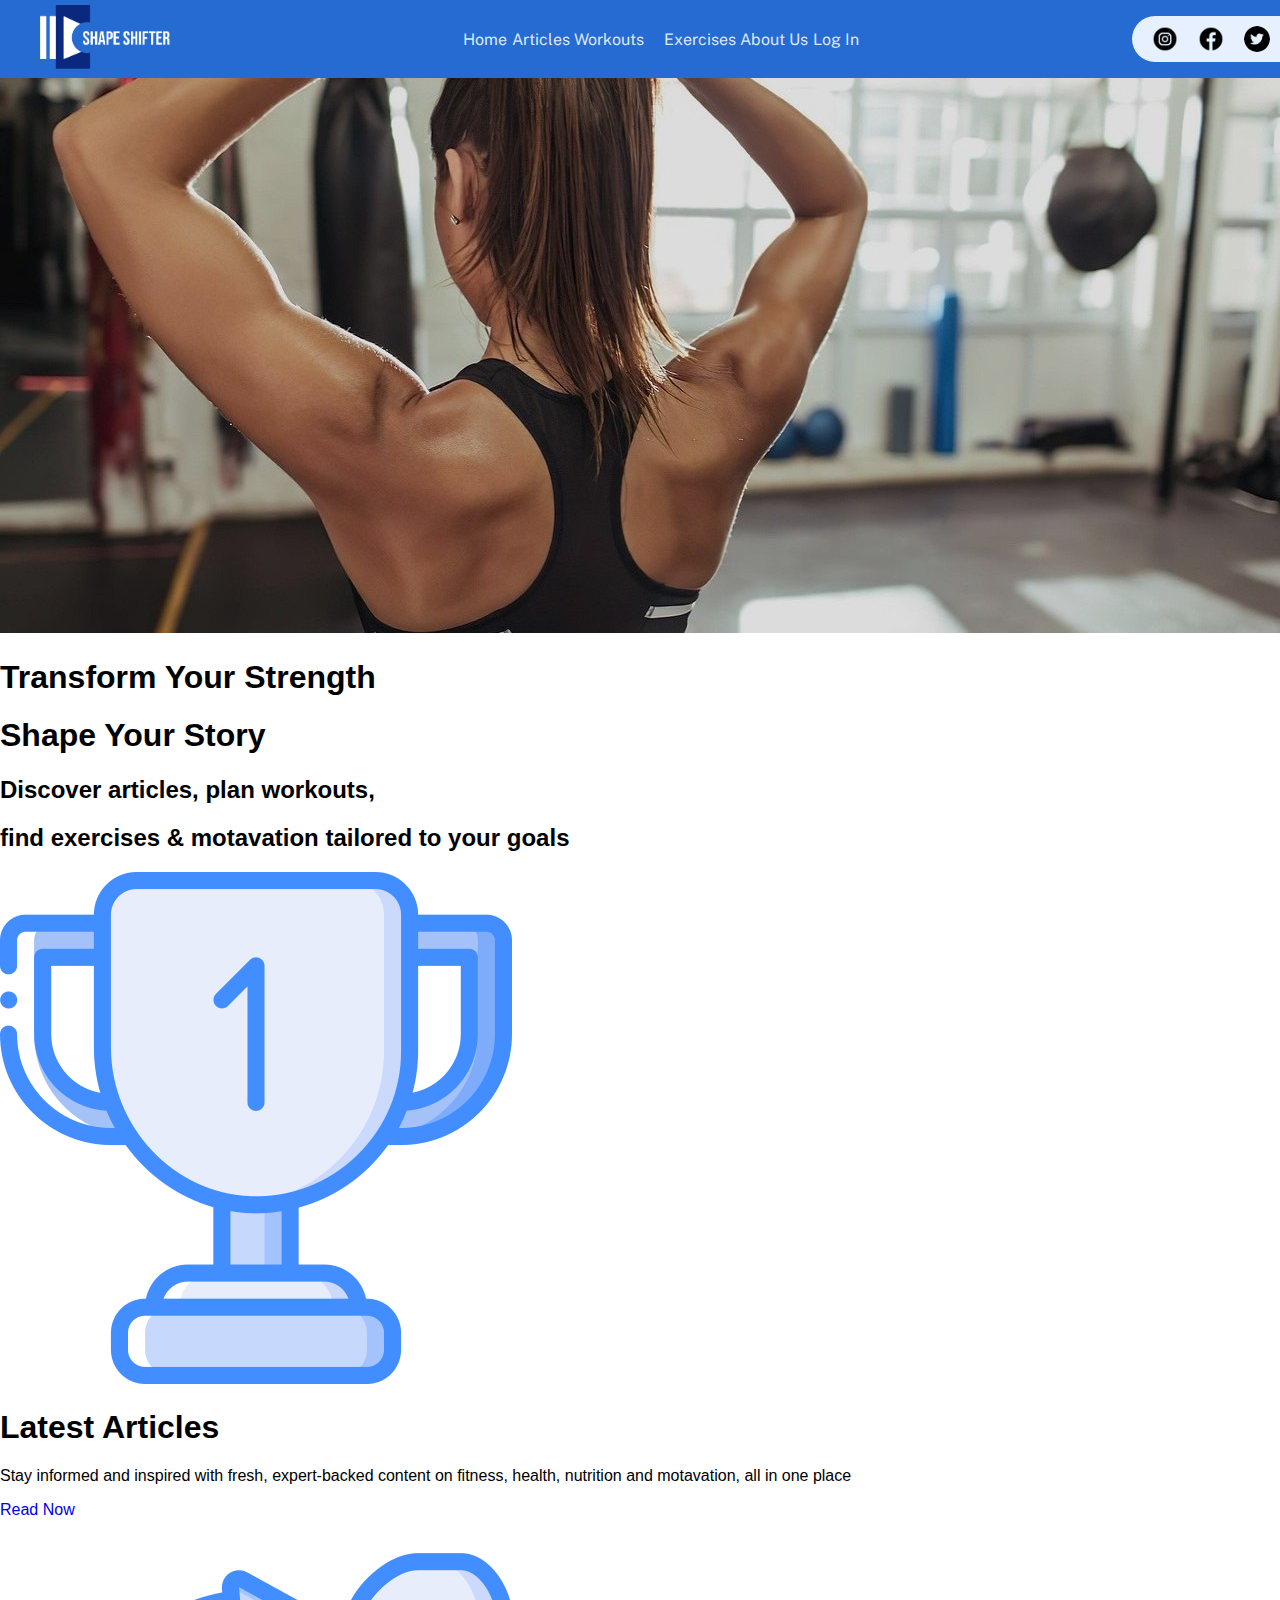
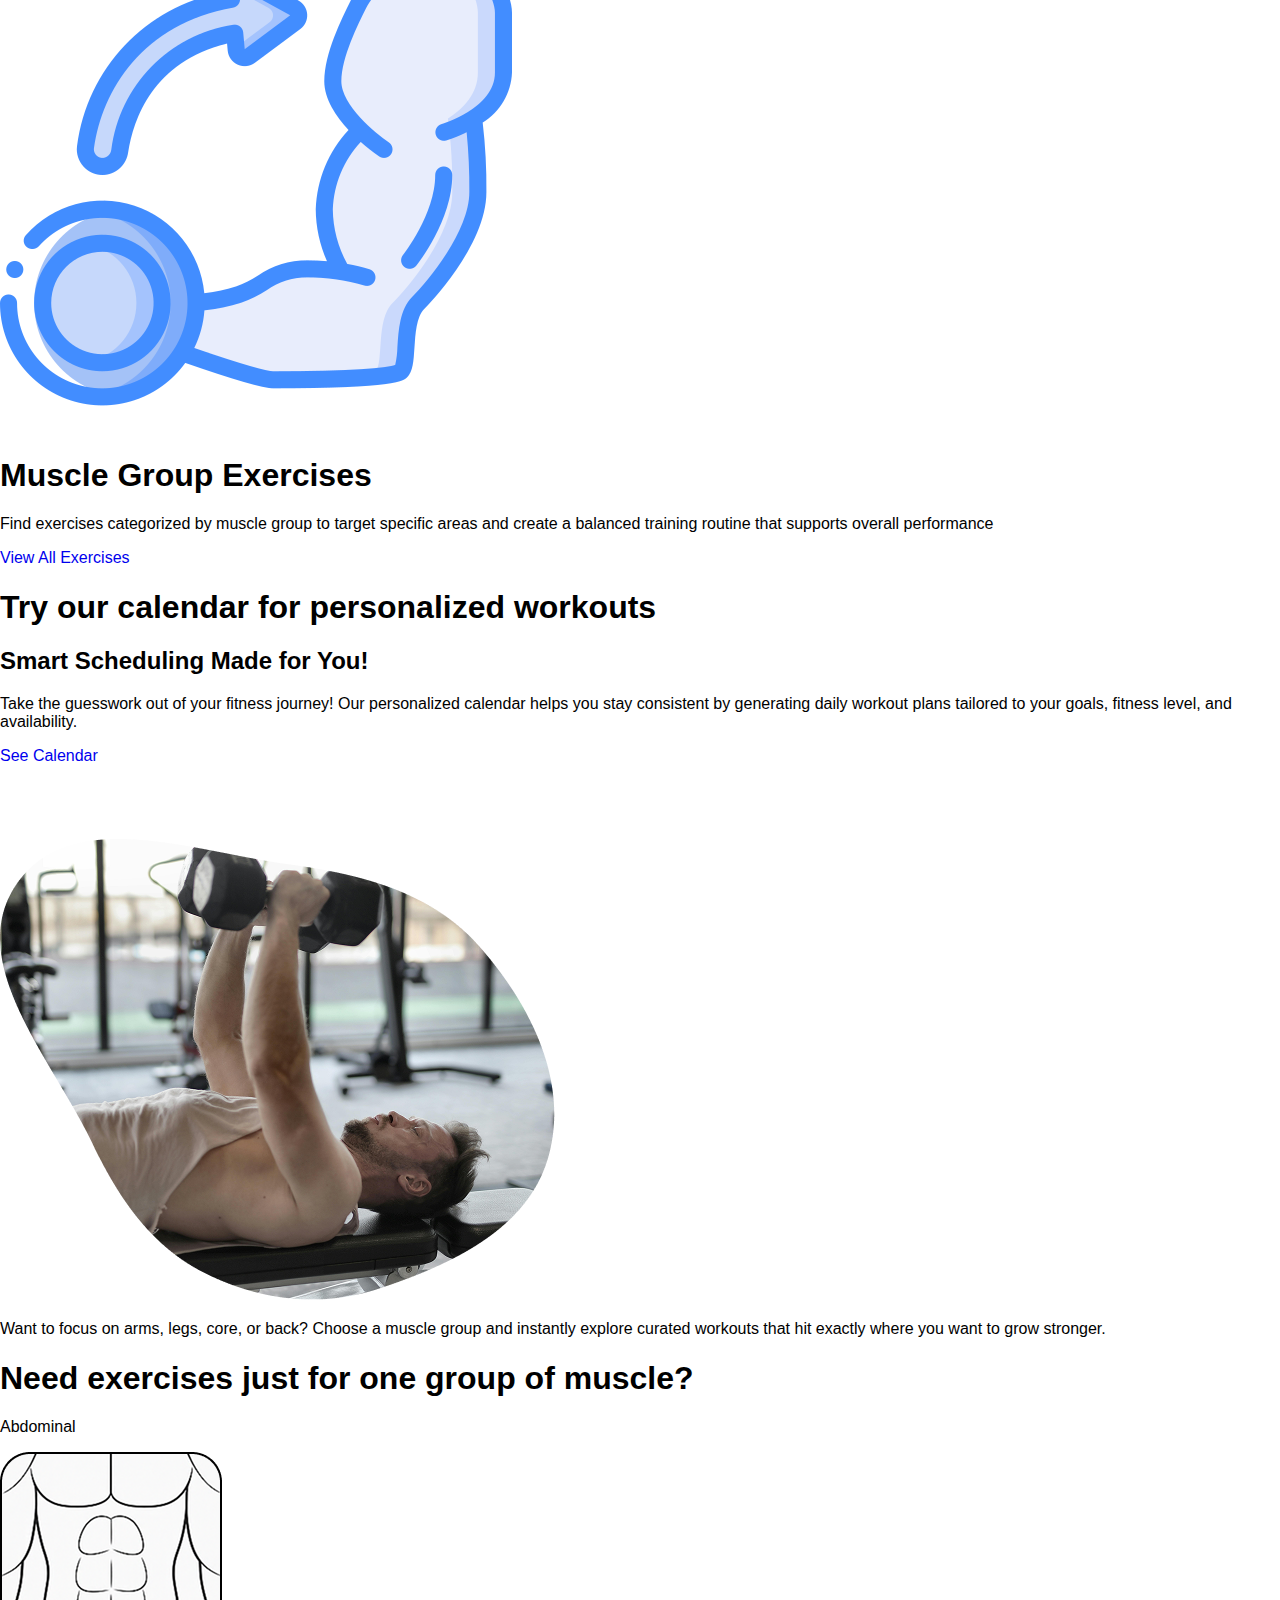
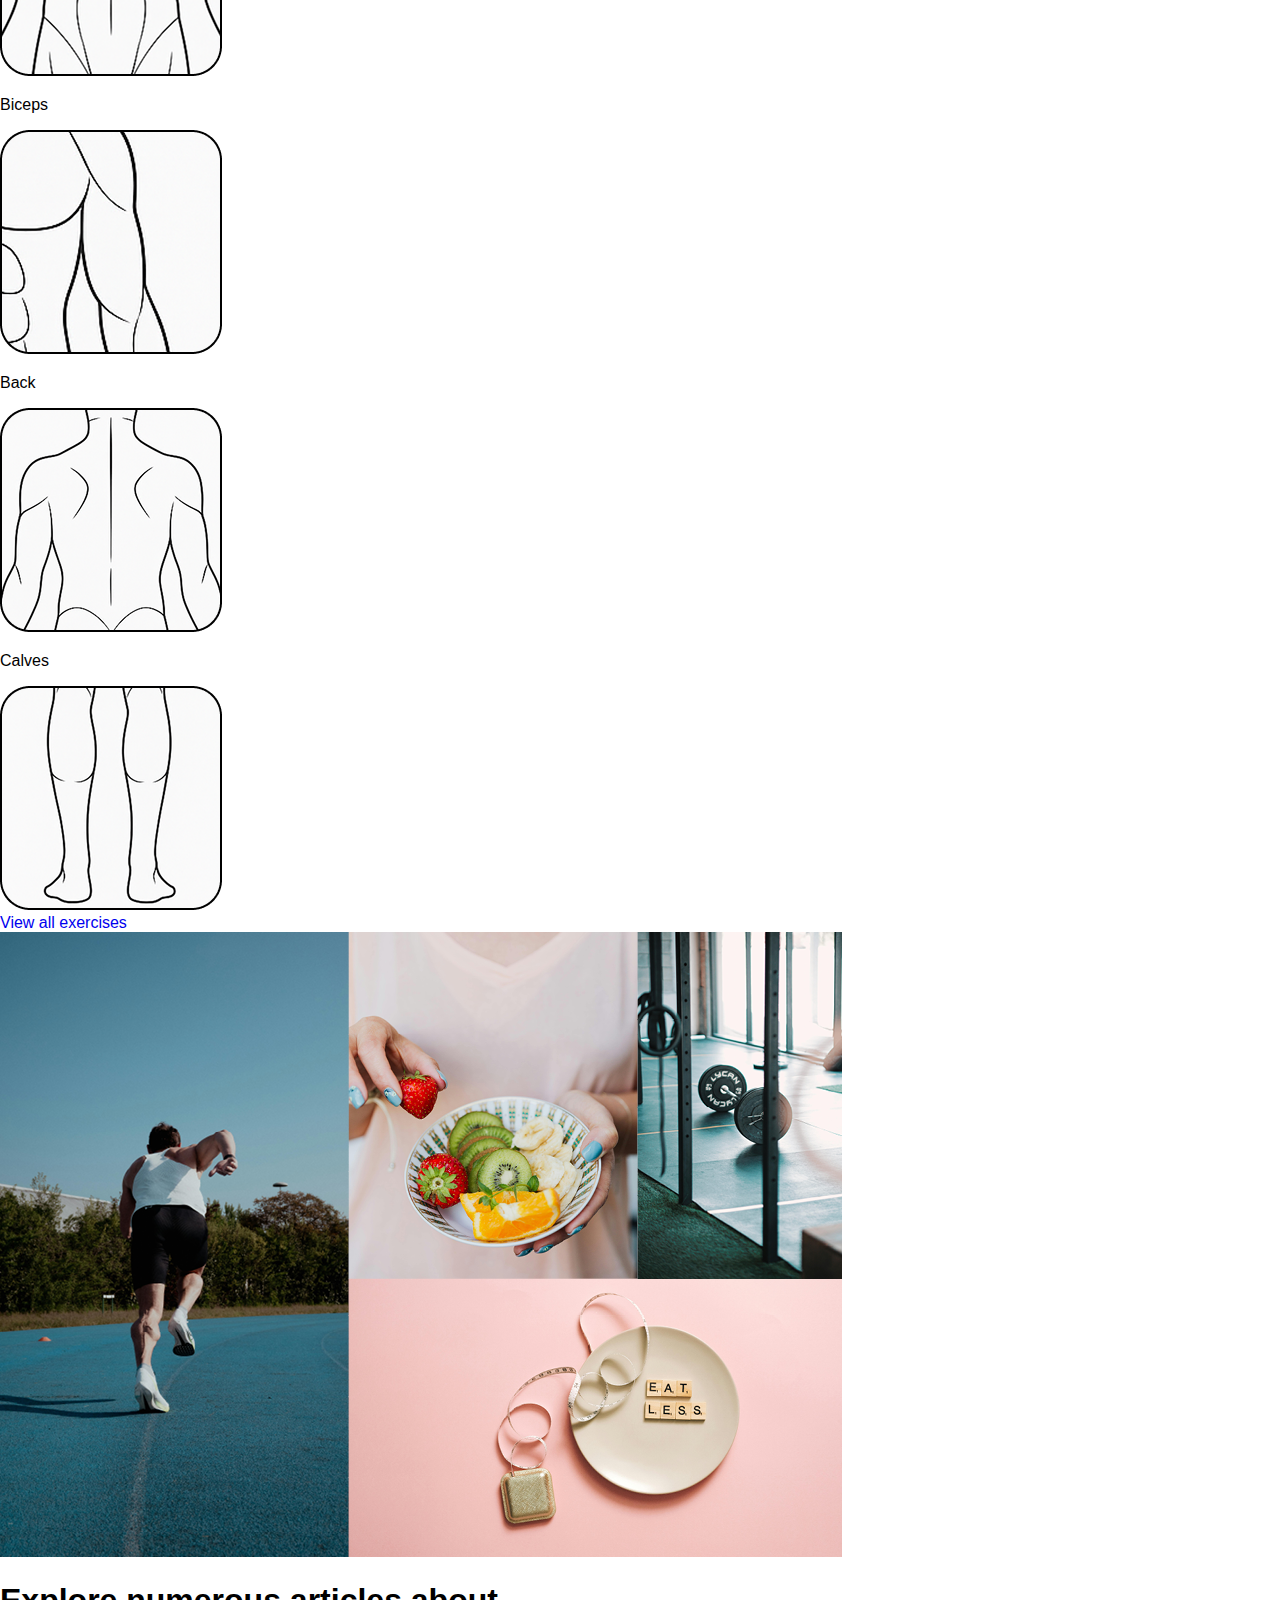
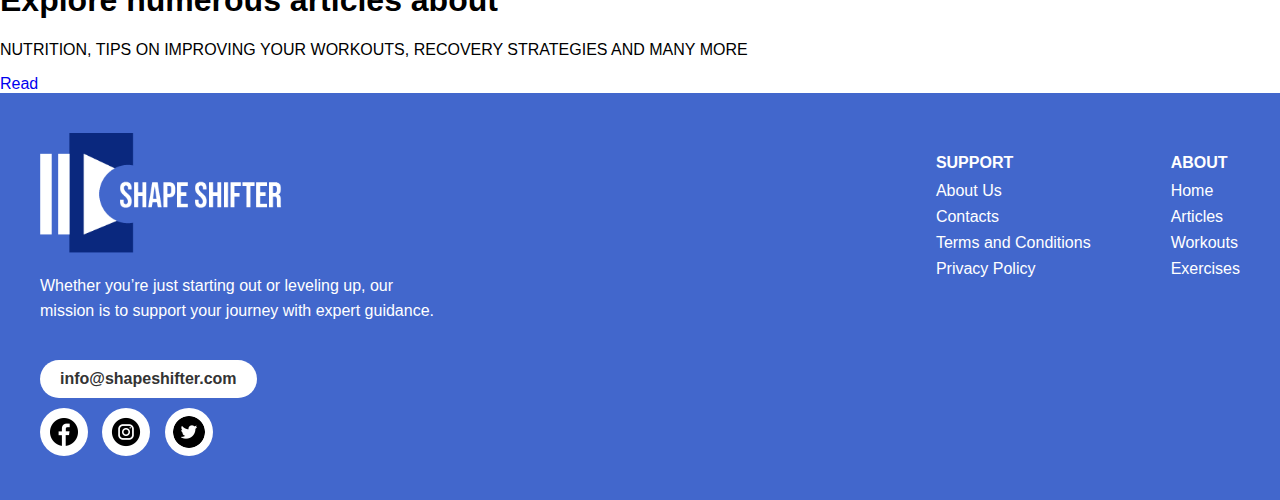
<file: index.html>
<!DOCTYPE html>
<html lang="en">
  <head>
    <meta charset="UTF-8" />
    <meta name="viewport" content="width=device-width, initial-scale=1.0" />
    <title>Shape Shifter</title>
    <link rel="stylesheet" href="css/styles.css" />
    <!--LOADING FONTS-->
    <link rel="preconnect" href="https://fonts.googleapis.com" />
    <link rel="preconnect" href="https://fonts.gstatic.com" crossorigin />
    <link
      href="https://fonts.googleapis.com/css2?family=Bebas+Neue&family=Raleway:ital,wght@0,100..900;1,100..900&display=swap"
      rel="stylesheet"
    />
    <link rel="preconnect" href="https://fonts.googleapis.com" />
    <link rel="preconnect" href="https://fonts.gstatic.com" crossorigin />
    <link
      href="https://fonts.googleapis.com/css2?family=Public+Sans:ital,wght@0,100;1,100&display=swap"
      rel="stylesheet"
    />
    <link rel="preconnect" href="https://fonts.googleapis.com" />
    <link rel="preconnect" href="https://fonts.gstatic.com" crossorigin />
    <link
      href="https://fonts.googleapis.com/css2?family=Chivo:ital,wght@0,100..900;1,100..900&family=Public+Sans:ital,wght@0,100;1,100&display=swap"
      rel="stylesheet"
    />
    <link rel="preconnect" href="https://fonts.googleapis.com" />
    <link rel="preconnect" href="https://fonts.gstatic.com" crossorigin />
    <link
      href="https://fonts.googleapis.com/css2?family=Barlow+Condensed:wght@100;400&display=swap"
      rel="stylesheet"
    />
  </head>
  <body>
    <!--WEBSITE HEADER-->
    <header class="navbar">
      <a href="index.html">
        <img class="logo" src="images/logo.png" alt="logo" />
      </a>
      <!--HEADER BUTTONS, they have two divs for the responsivness on mobile-->
      <nav class="nav">
        <div class="nav2">
          <a href="index.html" class="active">Home</a>
          <a href="articles-main.html">Articles</a>
          <a href="workouts.html">Workouts</a>
        </div>
        <div class="nav2">
          <a href="exercises.html">Exercises</a>
          <a href="about-us.html">About Us</a>
          <a href="log-in.html">Log In</a>
        </div>
      </nav>

      <div class="icons">
        <img src="images/instagram.png" />
        <img src="images/facebook.png" />
        <img src="images/twitter.png" />
      </div>
    </header>
    <!--WEBSITE HEADER ENDS-->

    <!--start image and overlapping header-->
    <img
      class="home-img"
      src="images/homepage-image.jpg"
      alt="Picture of a girl working out."
    />
    <div class="home-header">
      <h1>Transform Your Strength</h1>
      <h1>Shape Your Story</h1>
      <h2>Discover articles, plan workouts,</h2>
      <h2>find exercises & motavation tailored to your goals</h2>
    </div>

    <!--this section tells you about the latest articles and muscle group exercises-->
    <section class="home-icons-flex">
      <div class="home-icons">
        <img src="images/trophey.png" alt="Latest articles icon" />
        <h1 class="home-header1">Latest Articles</h1>
        <p>
          Stay informed and inspired with fresh, expert-backed content on
          fitness, health, nutrition and motavation, all in one place
        </p>
        <nav class="home-read-more">
          <a href="articles-main.html" class="active">Read Now</a>
        </nav>
      </div>

      <div class="home-icons">
        <img
          src="images/weight-lifting.png"
          alt="Group muscles exercises icon"
        />
        <h1 class="home-header1">Muscle Group Exercises</h1>
        <p>
          Find exercises categorized by muscle group to target specific areas
          and create a balanced training routine that supports overall
          performance
        </p>
        <nav class="home-read-more">
          <a href="exercises.html" class="active">View All Exercises</a>
        </nav>
      </div>
    </section>

    <!--this section is about the workouts page-->
    <section class="home-workouts">
      <div>
        <h1>Try our calendar for personalized workouts</h1>
        <h2 class="home-subheader1">Smart Scheduling Made for You!</h2>
        <p>
          Take the guesswork out of your fitness journey! Our personalized
          calendar helps you stay consistent by generating daily workout plans
          tailored to your goals, fitness level, and availability.
        </p>
        <nav class="home-read-more">
          <a href="workouts.html" class="active">See Calendar</a>
        </nav>
      </div>
      <div class="home-star">
        <img src="images/star.png" alt="Star icon" />
      </div>
      <img class="home-vector" src="images/Vector.png" alt="Ecercises image" />
    </section>

    <!--this part is about the exercises page-->
    <div class="home-muscle-groups">
      <p>
        Want to focus on arms, legs, core, or back? Choose a muscle group and
        instantly explore curated workouts that hit exactly where you want to
        grow stronger.
      </p>
      <h1>Need exercises just for one group of muscle?</h1>
    </div>

    <div class="home-muscle-groups-img-flex">
      <div class="home-muscle-groups-img">
        <p>Abdominal</p>
        <img src="images/abdominal.png" alt="abdominal muscle group" />
      </div>
      <div class="home-muscle-groups-img">
        <p>Biceps</p>
        <img src="images/biceps.png" alt="abdominal muscle group" />
      </div>
      <div class="home-muscle-groups-img">
        <p>Back</p>
        <img src="images/back.png" alt="abdominal muscle group" />
      </div>
      <div class="home-muscle-groups-img">
        <p>Calves</p>
        <img src="images/calves.png" alt="abdominal muscle group" />
      </div>
    </div>

    <nav class="home-header2">
      <a href="exercises.html">View all exercises</a>
    </nav>

    <!--this part is about the articles page-->
    <img src="images/collage for home page.png" alt="collage picture 1" />
    <div class="home-header3">
      <h1>Explore numerous articles about</h1>
      <p>
        NUTRITION, TIPS ON IMPROVING YOUR WORKOUTS, RECOVERY STRATEGIES AND MANY
        MORE
      </p>
      <nav class="home-read-more">
        <a href="articles-main.html" class="active">Read</a>
      </nav>
    </div>

    <!--WEBSITE FOOTER STARTS-->
    <footer class="footer">
      <div class="footer-left">
        <a href="index.html" class="logo-footer">
          <img src="images/logo.png" />
        </a>
        <p class="mission">
          Whether you’re just starting out or leveling up, our mission is to
          support your journey with expert guidance.
        </p>
        <div class="contact-info">
          <p>info@shapeshifter.com</p>
          <div class="bottom-icons">
            <a><img src="images/facebook.png" alt="Facebook" /></a>
            <a><img src="images/instagram.png" alt="Instagram" /></a>
            <a><img src="images/twitter.png" alt="Twitter" /></a>
          </div>
        </div>
      </div>

      <div class="footer-links">
        <div class="support">
          <h4>SUPPORT</h4>
          <a href="about-us.html">About Us</a>
          <a href="#">Contacts</a>
          <a href="#">Terms and Conditions</a>
          <a href="#">Privacy Policy</a>
        </div>
        <div class="about">
          <h4>ABOUT</h4>
          <a href="index.html">Home</a>
          <a href="articles.html">Articles</a>
          <a href="workouts.html">Workouts</a>
          <a href="exercises.html">Exercises</a>
        </div>
      </div>
    </footer>
  </body>
</html>
</file>
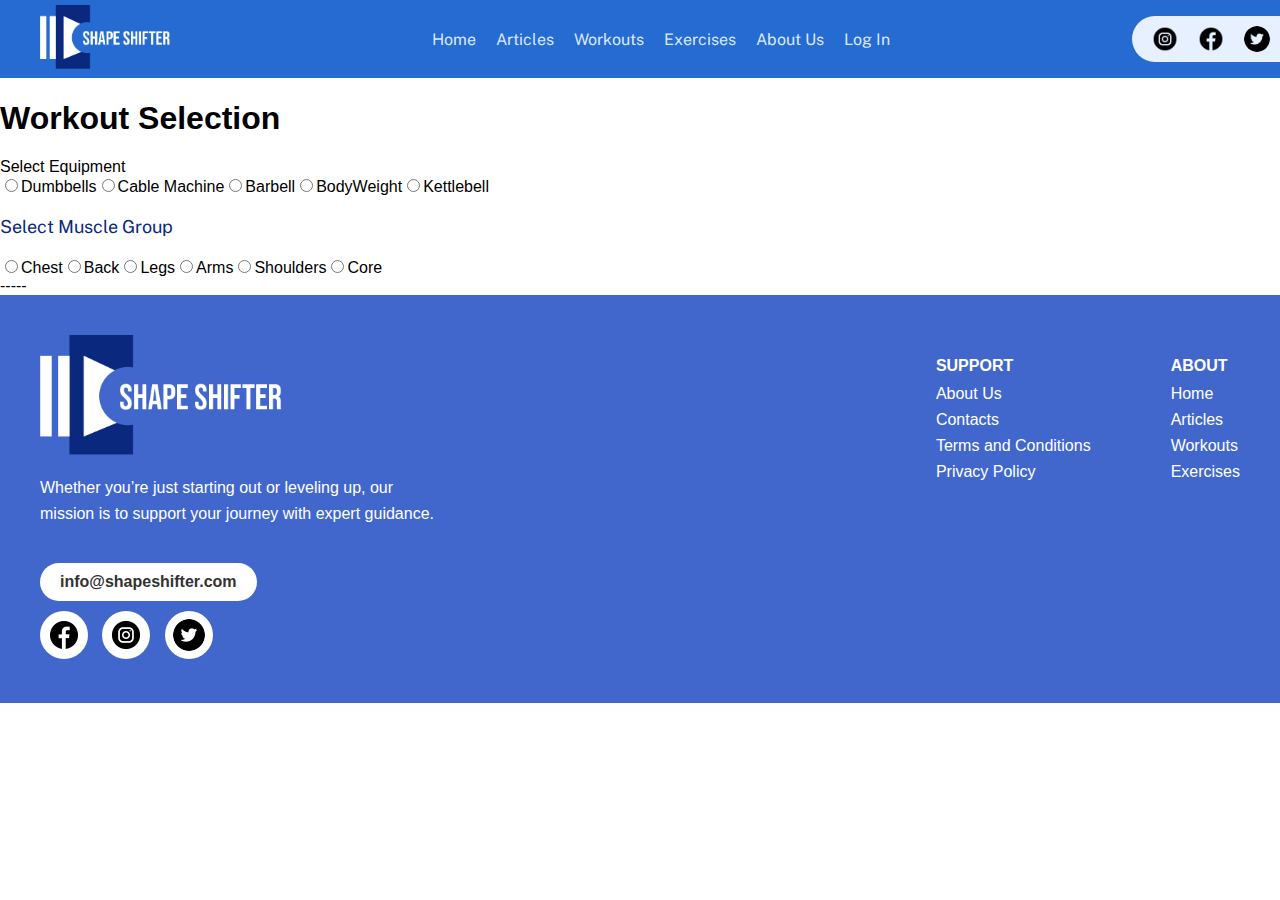
<file: a.html>
<!DOCTYPE html>
<html lang="en">
  <head>
    <meta charset="UTF-8" />
    <meta name="viewport" content="width=device-width, initial-scale=1.0" />
    <title>Workout Selection</title>
    <link rel="stylesheet" href="css/styles.css" />
    <link rel="preconnect" href="https://fonts.googleapis.com" />
    <link rel="preconnect" href="https://fonts.gstatic.com" crossorigin />
    <link
      href="https://fonts.googleapis.com/css2?family=Bebas+Neue&family=Raleway:ital,wght@0,100..900;1,100..900&display=swap"
      rel="stylesheet"
    />
    <link rel="preconnect" href="https://fonts.googleapis.com" />
    <link rel="preconnect" href="https://fonts.gstatic.com" crossorigin />
    <link
      href="https://fonts.googleapis.com/css2?family=Public+Sans:ital,wght@0,100;1,100&display=swap"
      rel="stylesheet"
    />
    <link rel="preconnect" href="https://fonts.googleapis.com" />
    <link rel="preconnect" href="https://fonts.gstatic.com" crossorigin />
    <link
      href="https://fonts.googleapis.com/css2?family=Chivo:ital,wght@0,100..900;1,100..900&family=Public+Sans:ital,wght@0,100;1,100&display=swap"
      rel="stylesheet"
    />
  </head>
  <body>
    <header class="navbar">
      <a href="home.html">
        <img class="logo" src="images/logo.png" alt="logo" />
      </a>
      <nav class="nav">
        <a href="home.html">Home</a>
        <a href="articles-main.html">Articles</a>
        <a href="workouts.html">Workouts</a>
        <a href="exercises.html">Exercises</a>
        <a href="about-us.html">About Us</a>
        <a href="log-in.html">Log In</a>
      </nav>

      <div class="icons">
        <img src="images/instagram.png" />
        <img src="images/facebook.png" />
        <img src="images/twitter.png" />
      </div>
    </header>

    <div class="page">
      <h1>Workout Selection</h1>
      <div class="section-ttl">Select Equipment</div>
      <div class="equipment-list" id="equipment-list"></div>

      <div class="section-title">Select Muscle Group</div>
      <div class="muscle-group-list" id="muscle-group-list"></div>

      <div class="selection" id="selection-display">-----</div>
    </div>

    <script src="data.json" type="application/json"></script>
    <script src="script.js"></script>
    <footer class="footer">
      <div class="footer-left">
        <a href="home.html" class="logo-footer">
          <img src="images/logo.png" />
        </a>
        <p class="mission">
          Whether you’re just starting out or leveling up, our mission is to
          support your journey with expert guidance.
        </p>
        <div class="contact-info">
          <p>info@shapeshifter.com</p>
          <div class="bottom-icons">
            <a><img src="images/facebook.png" alt="Facebook" /></a>
            <a><img src="images/instagram.png" alt="Instagram" /></a>
            <a><img src="images/twitter.png" alt="Twitter" /></a>
          </div>
        </div>
      </div>

      <div class="footer-links">
        <div class="support">
          <h4>SUPPORT</h4>
          <a href="about-us.html">About Us</a>
          <a href="#">Contacts</a>
          <a href="#">Terms and Conditions</a>
          <a href="#">Privacy Policy</a>
        </div>
        <div class="about">
          <h4>ABOUT</h4>
          <a href="home.html">Home</a>
          <a href="articles.html">Articles</a>
          <a href="workouts.html">Workouts</a>
          <a href="exercises.html">Exercises</a>
        </div>
      </div>
    </footer>
  </body>
</html>
</file>
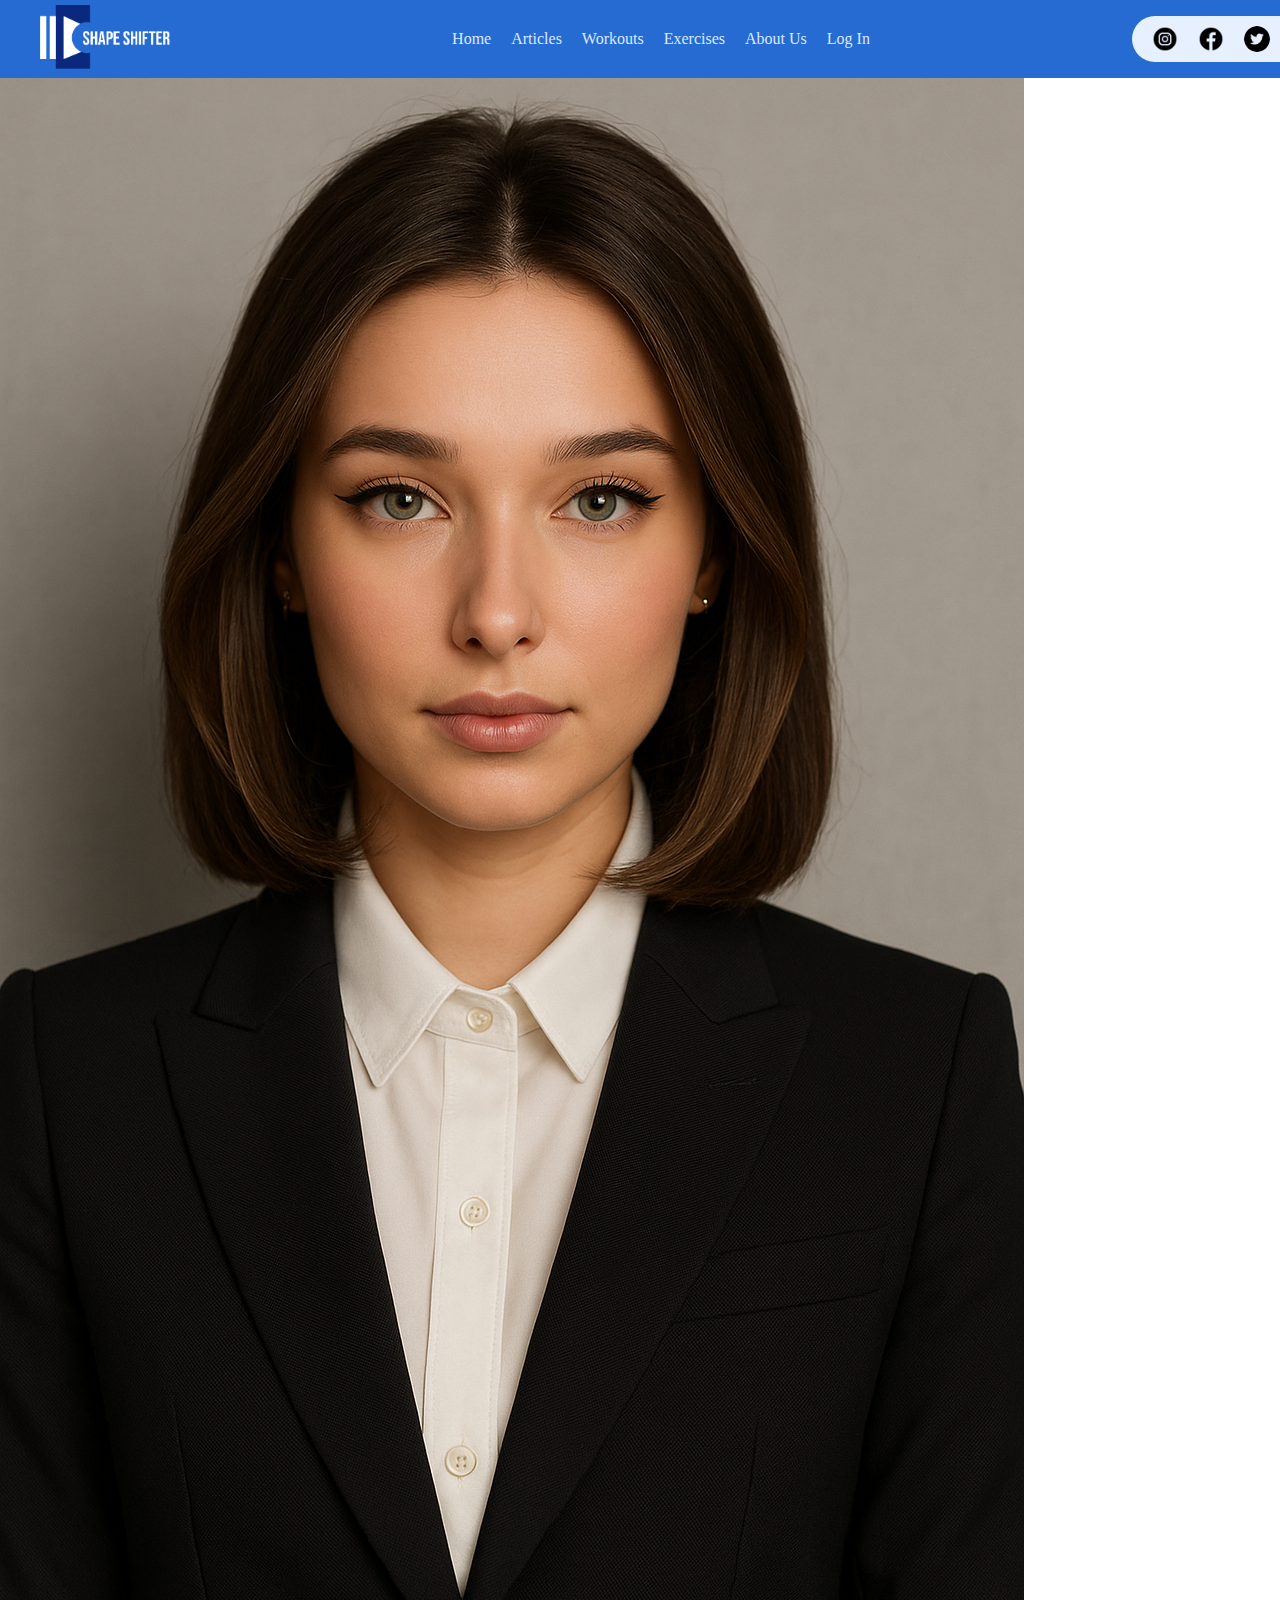
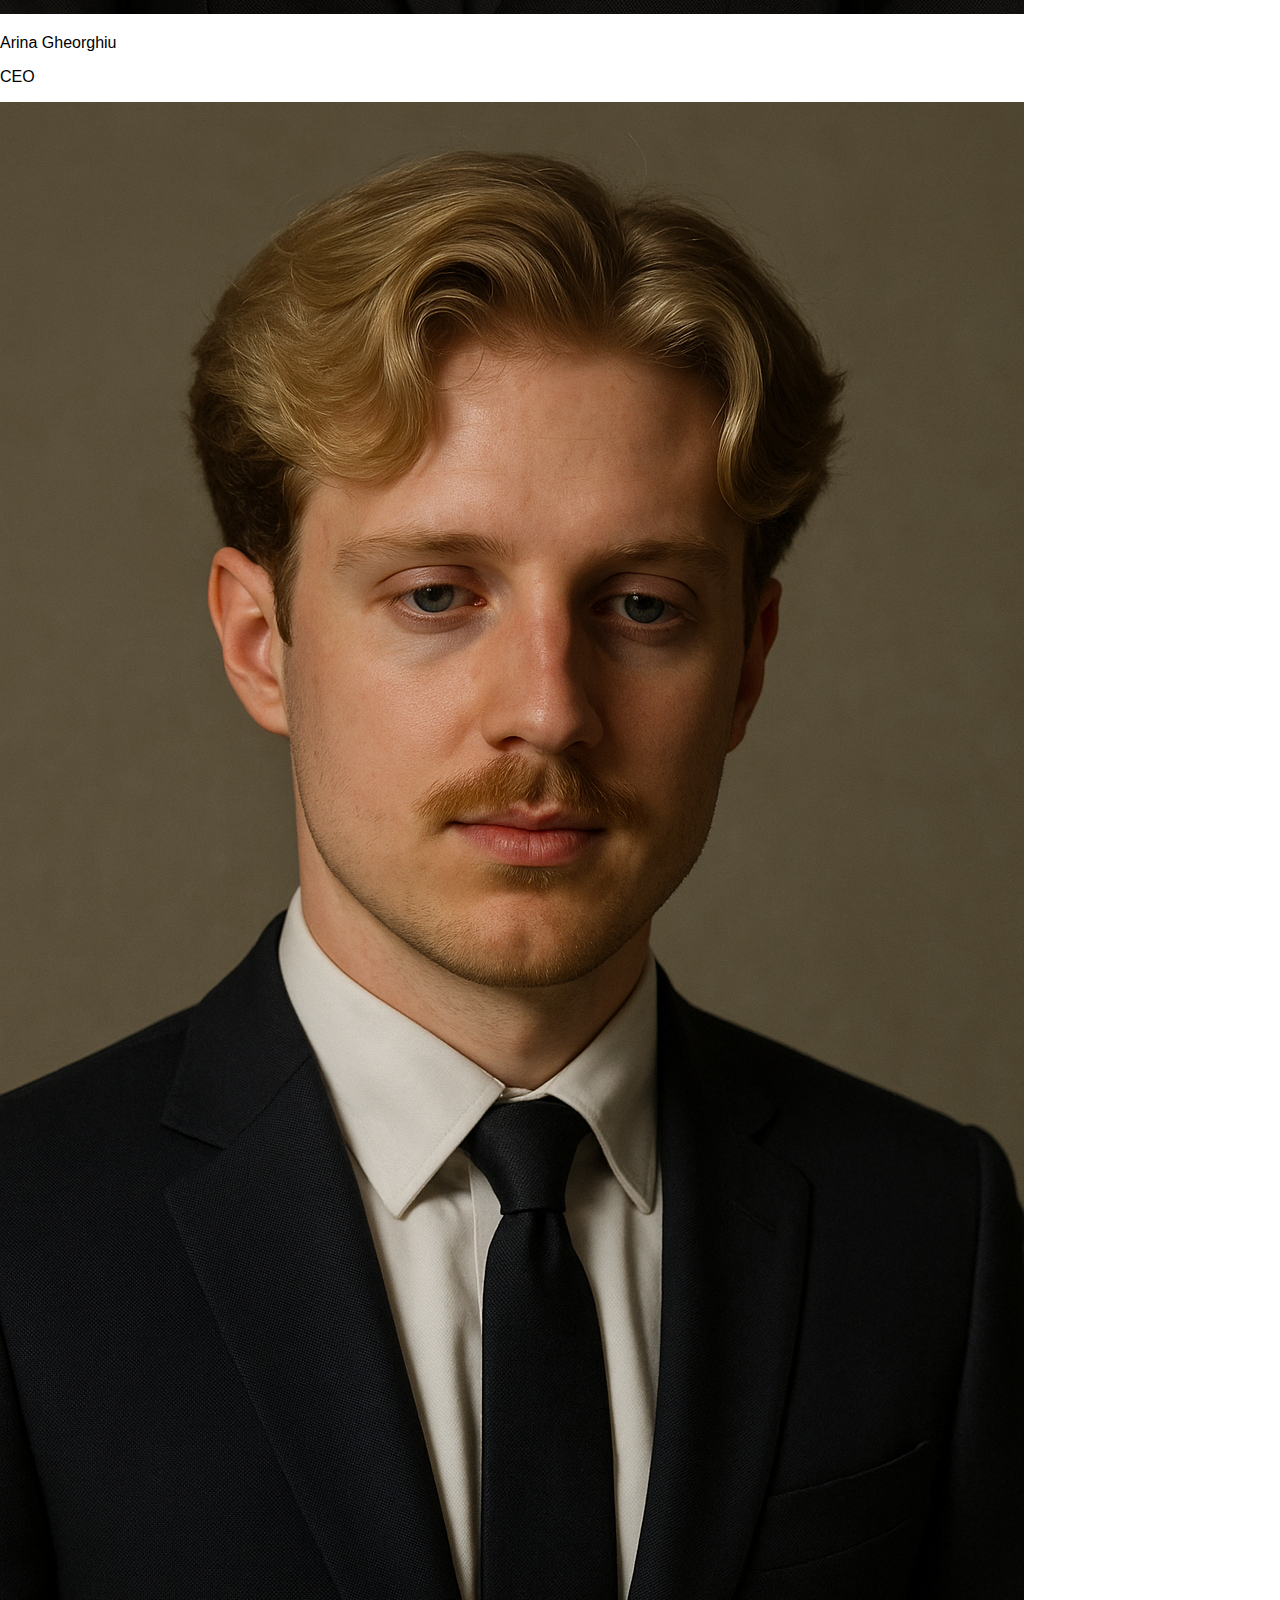
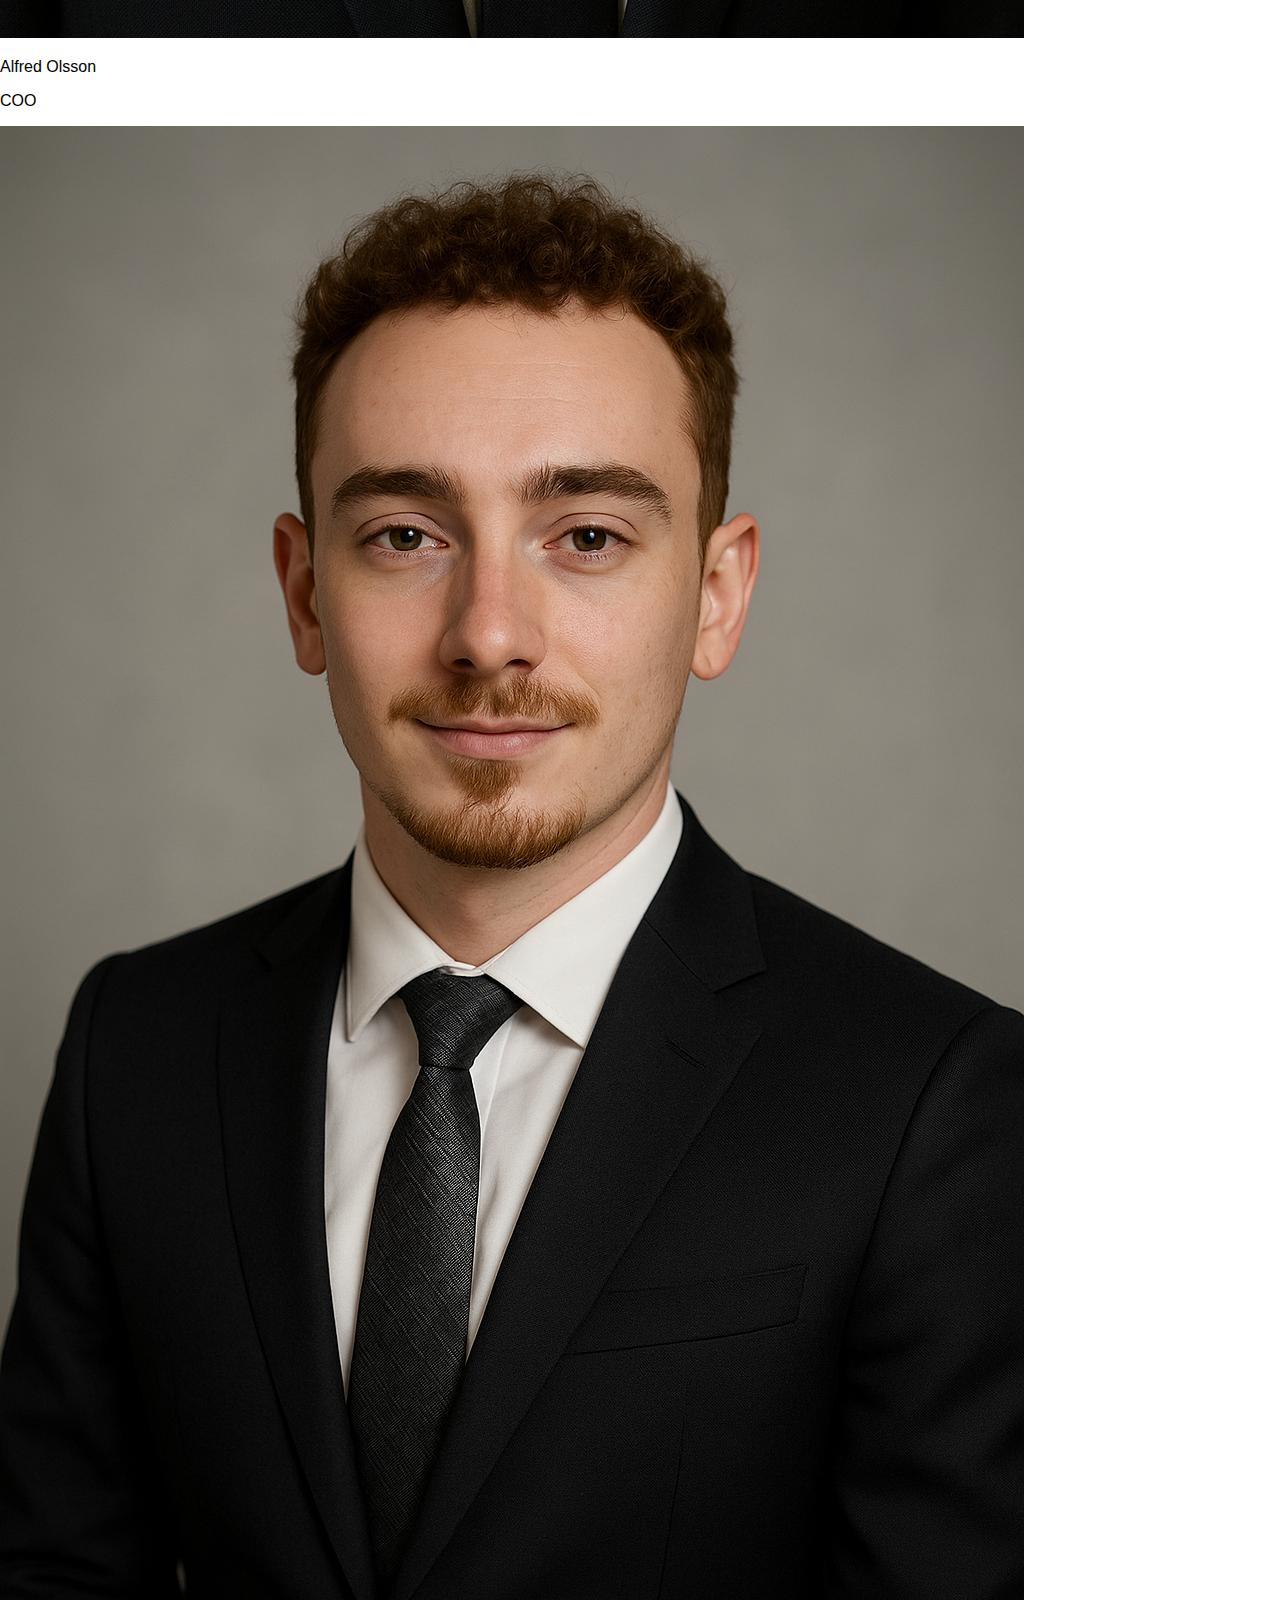
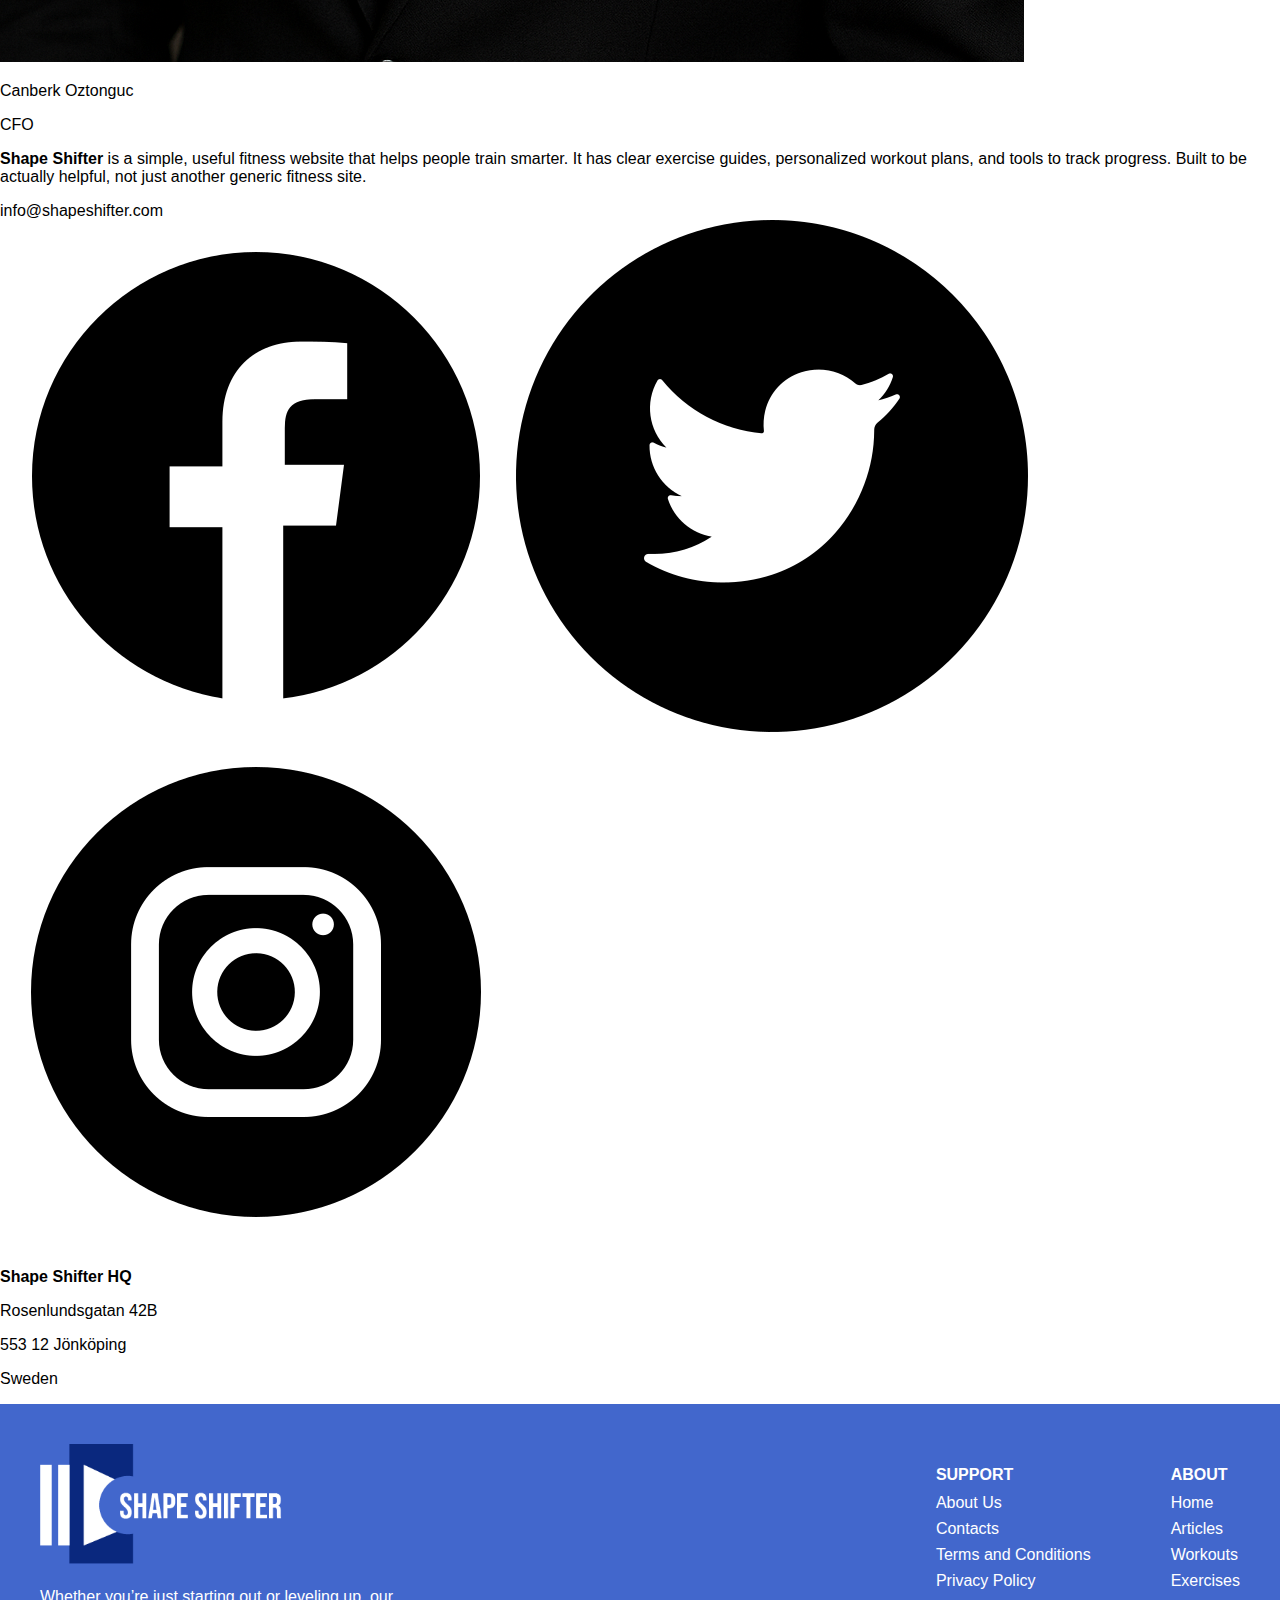
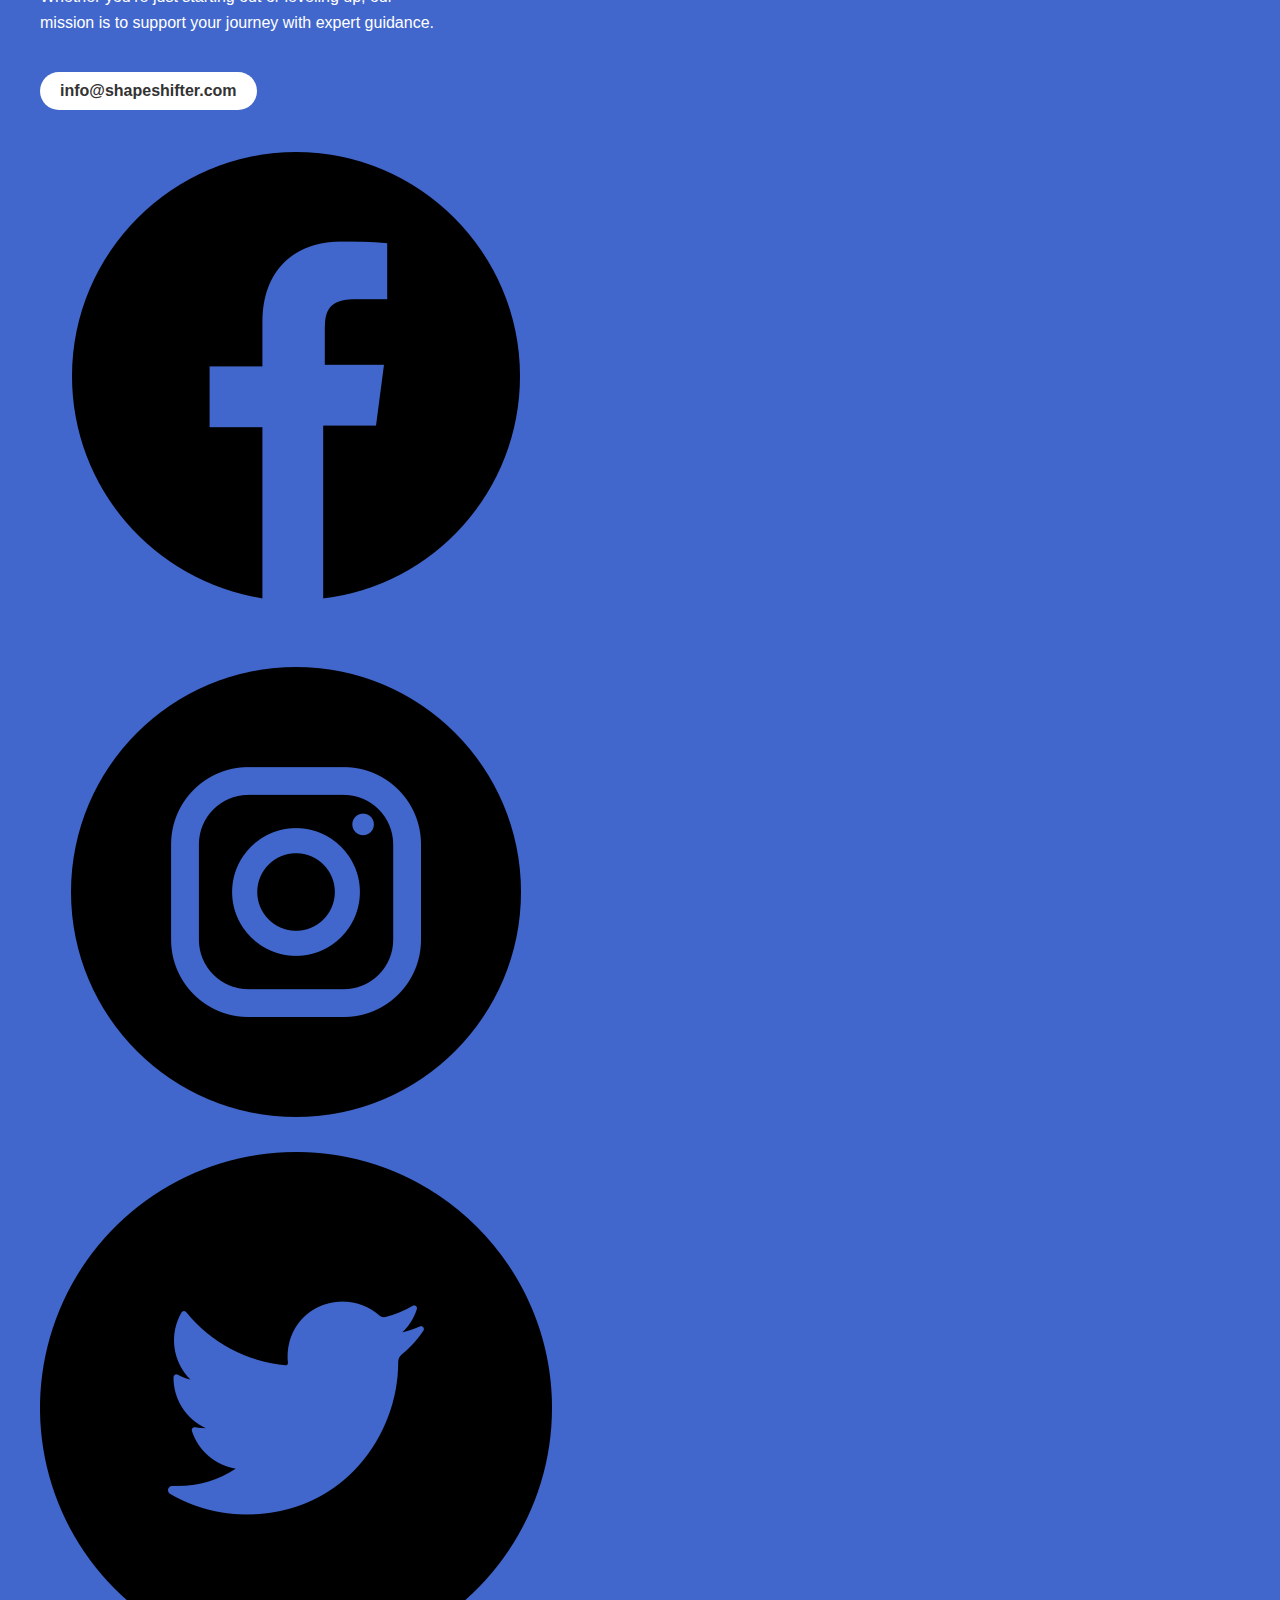
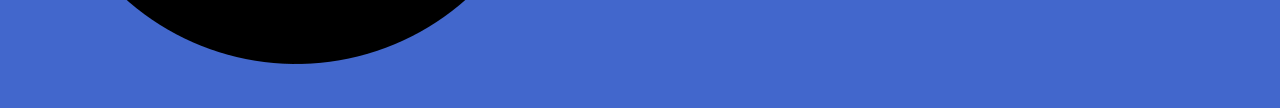
<file: about-us.html>
<!DOCTYPE html>
<html lang="en">
  <head>
    <meta charset="UTF-8" />
    <meta name="viewport" content="width=device-width, initial-scale=1.0" />
    <title>about-us</title>
    <link rel="stylesheet" href="css/styles.css" />
    <link
      href="https://fonts.googleapis.com/css2?family=Bebas+Neue&family=Chivo&display=swap"
      rel="stylesheet"
    />
  </head>
  <body>
    <header class="navbar">
      <a href="home.html">
        <img class="logo" src="images/logo.png" alt="logo" />
      </a>
      <nav class="nav">
        <a href="home.html">Home</a>
        <a href="articles-main.html">Articles</a>
        <a href="workouts.html">Workouts</a>
        <a href="exercises.html">Exercises</a>
        <a href="about-us.html">About Us</a>
        <a href="log-in.html">Log In</a>
      </nav>

      <div class="icons">
        <img src="images/instagram.png" />
        <img src="images/facebook.png" />
        <img src="images/twitter.png" />
      </div>
    </header>

    <div class="about-page">
      <div class="user-card">
        <img
          src="images/ChatGPT Image May 5, 2025, 01_38_59 PM.png"
          alt="Arina Gheorgiu"
        />
        <p class="user-name">Arina Gheorghiu</p>
        <p class="user-title">CEO</p>
      </div>
      <div class="user-card">
        <img src="images/May 5, 2025, 01_27_02 PM.png" alt="Alfred Olsson" />
        <p class="user-name">Alfred Olsson</p>
        <p class="user-title">COO</p>
      </div>
      <div class="user-card">
        <img
          src="images/ChatGPT Image May 5, 2025, 01_35_21 PM.png"
          alt="Canberk Oztonguc"
        />
        <p class="user-name">Canberk Oztonguc</p>
        <p class="user-title">CFO</p>
      </div>
    </div>
    <div class="SS-description">
      <p>
        <strong>Shape Shifter</strong> is a simple, useful fitness website that
        helps people train smarter. It has clear exercise guides, personalized
        workout plans, and tools to track progress. Built to be actually
        helpful, not just another generic fitness site.
      </p>
    </div>
    <div class="about-page-buttom">
      <div>
        <a>info@shapeshifter.com</a>
        <div class="about-page-icons">
          <img src="images/facebook.png" />
          <img src="images/twitter.png" />
          <img src="images/instagram.png" />
        </div>
      </div>
      <div class="about-page-buttom-right">
        <p><strong>Shape Shifter HQ</strong></p>
        <p>Rosenlundsgatan 42B</p>
        <p>553 12 Jönköping</p>
        <p>Sweden</p>
      </div>
    </div>

    <footer class="footer">
      <div class="footer-left">
        <a href="home.html" class="logo-footer">
          <img src="images/logo.png" />
        </a>
        <p class="mission">
          Whether you’re just starting out or leveling up, our mission is to
          support your journey with expert guidance.
        </p>
        <div class="contact-info">
          <p>info@shapeshifter.com</p>
          <div class="buttom-icons">
            <a><img src="images/facebook.png" alt="Facebook" /></a>
            <a><img src="images/instagram.png" alt="Instagram" /></a>
            <a><img src="images/twitter.png" alt="Twitter" /></a>
          </div>
        </div>
      </div>

      <div class="footer-links">
        <div class="support">
          <h4>SUPPORT</h4>
          <a href="about-us.html">About Us</a>
          <a href="#">Contacts</a>
          <a href="#">Terms and Conditions</a>
          <a href="#">Privacy Policy</a>
        </div>
        <div class="about">
          <h4>ABOUT</h4>
          <a href="home.html">Home</a>
          <a href="articles.html">Articles</a>
          <a href="workouts.html">Workouts</a>
          <a href="exercises.html">Exercises</a>
        </div>
      </div>
    </footer>
  </body>
</html>
</file>
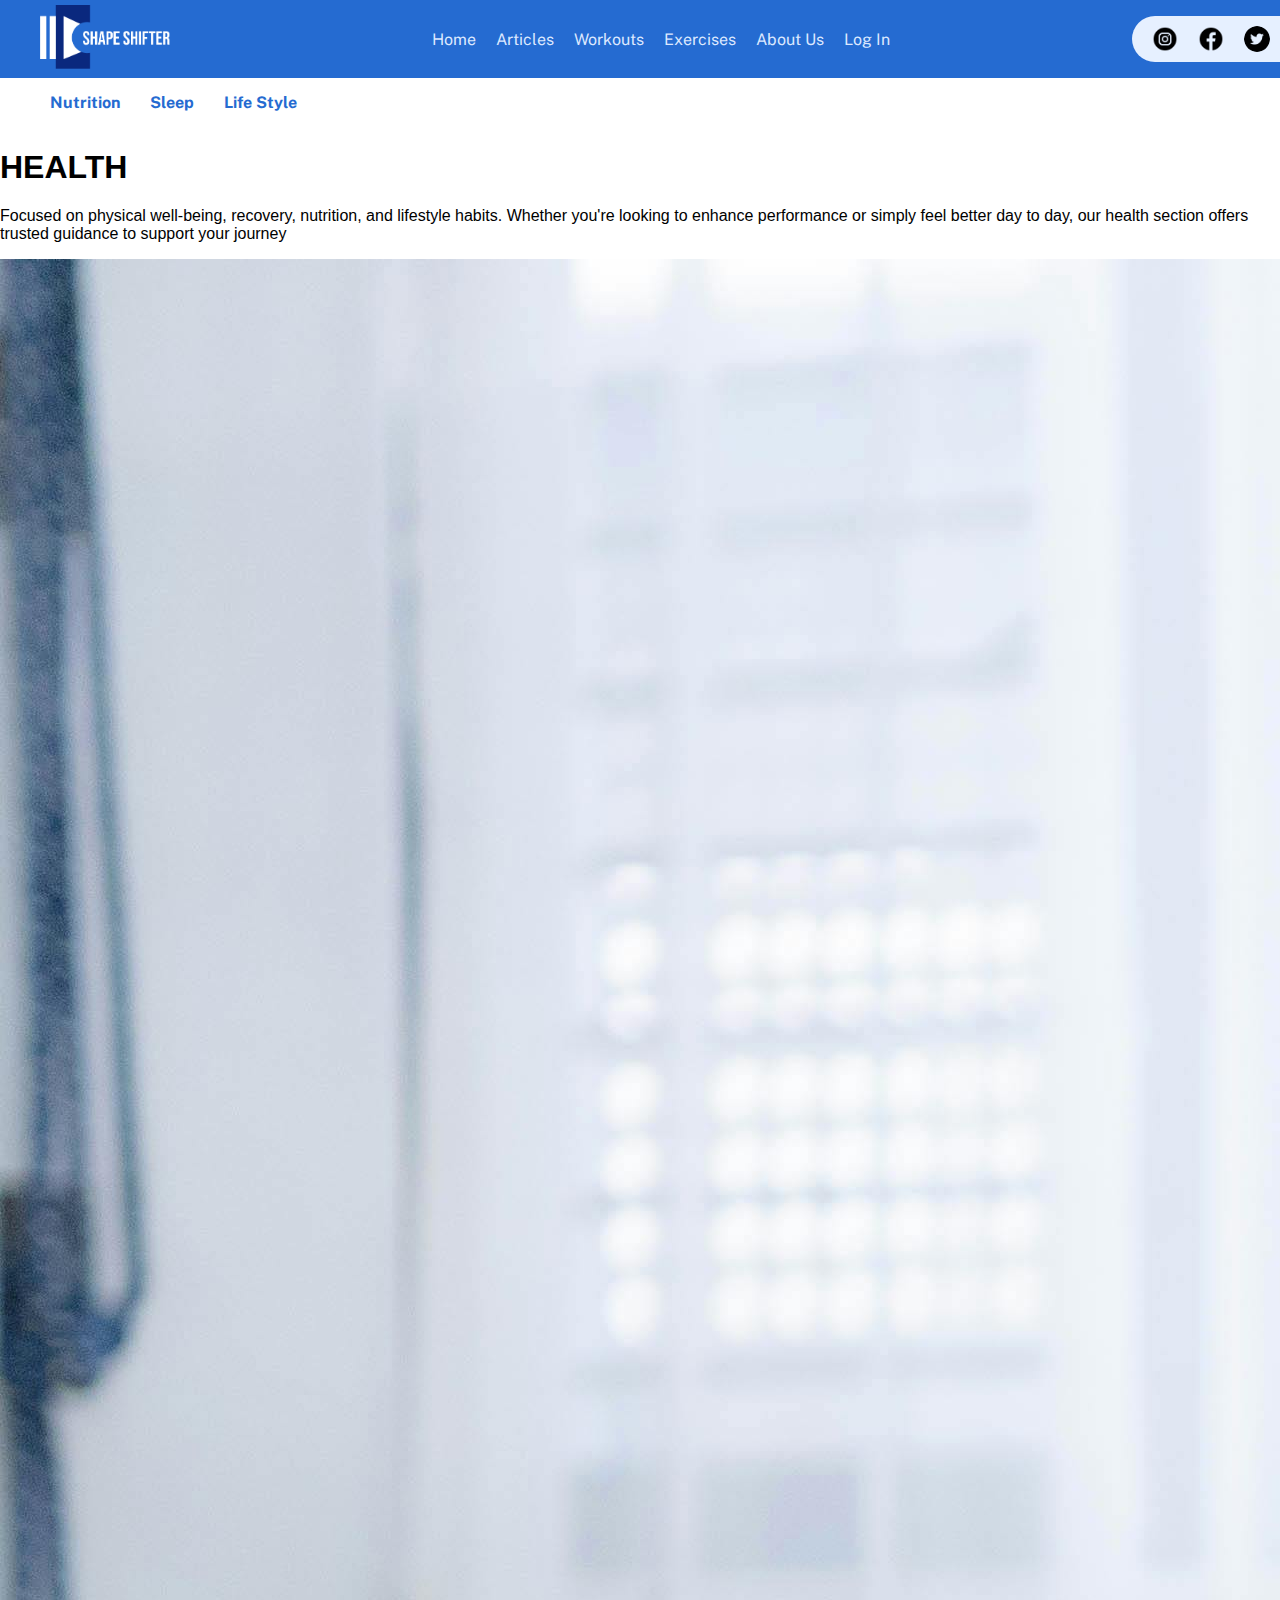
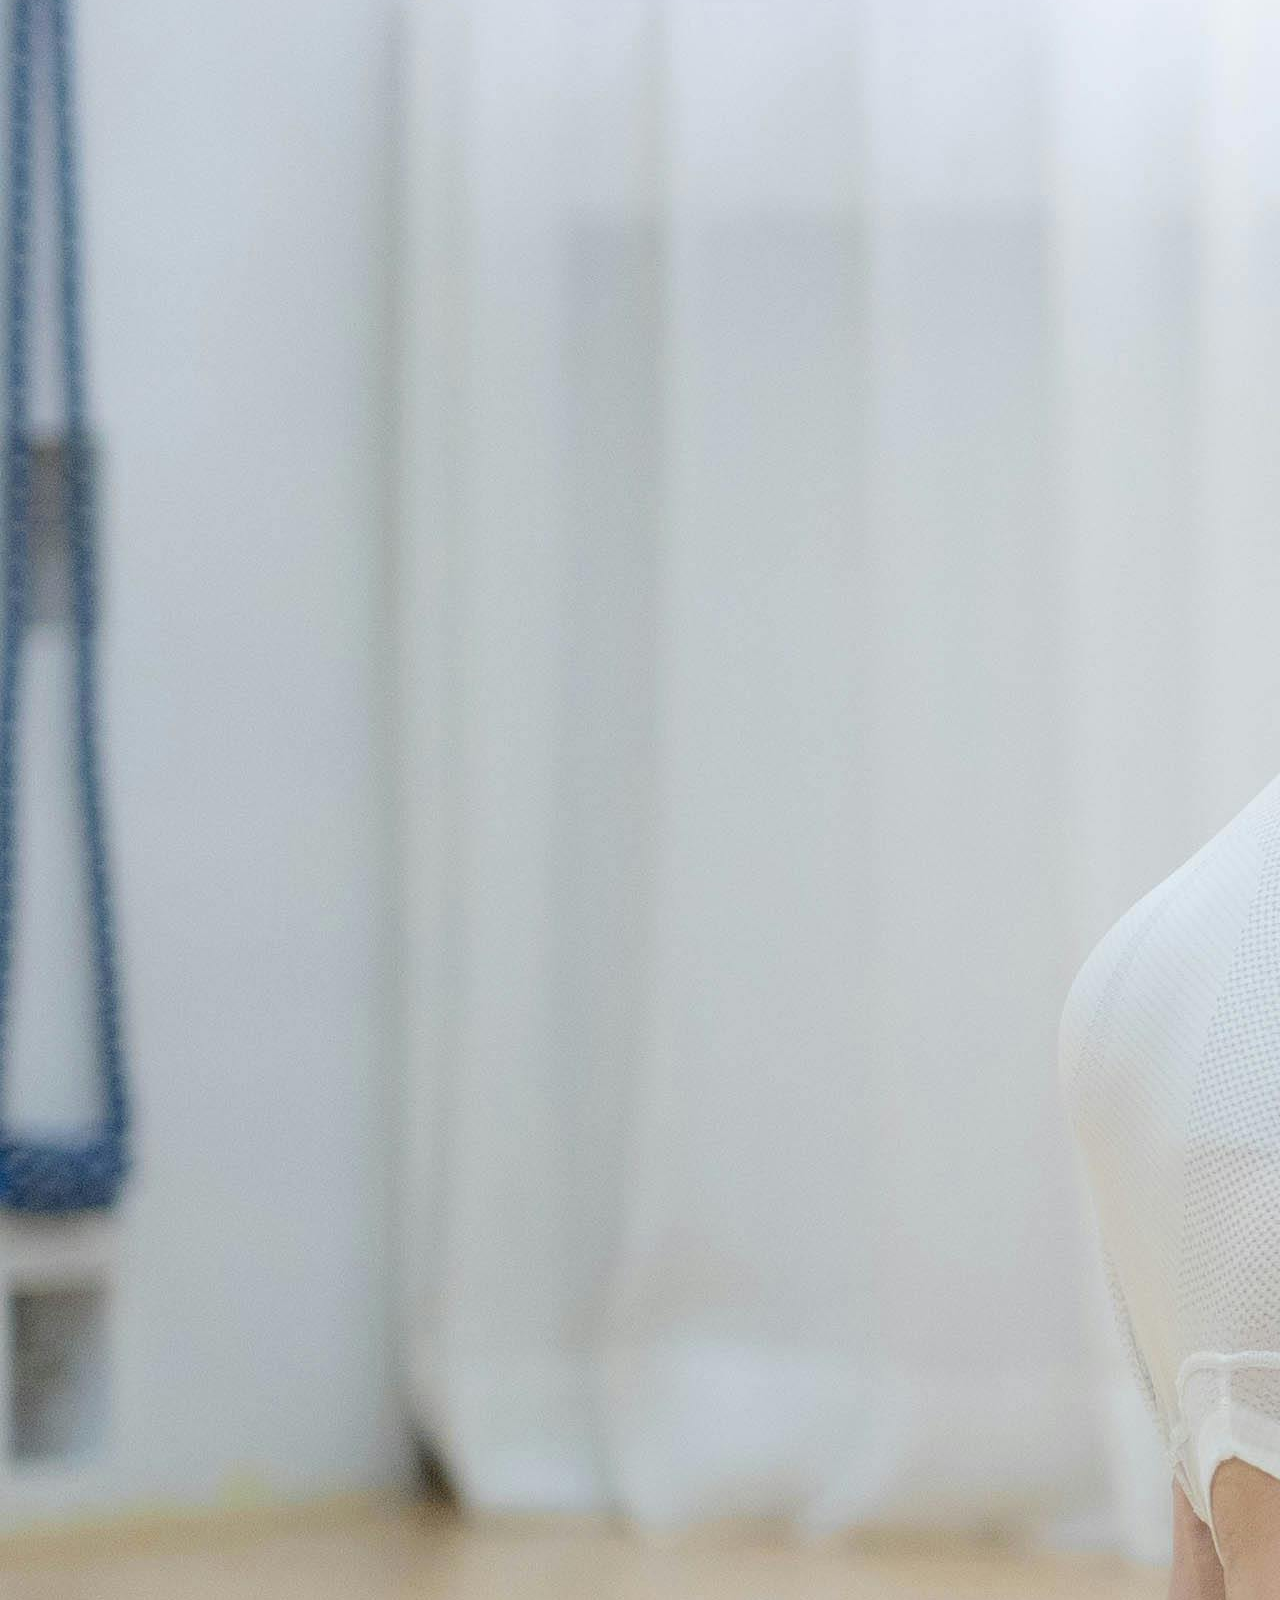
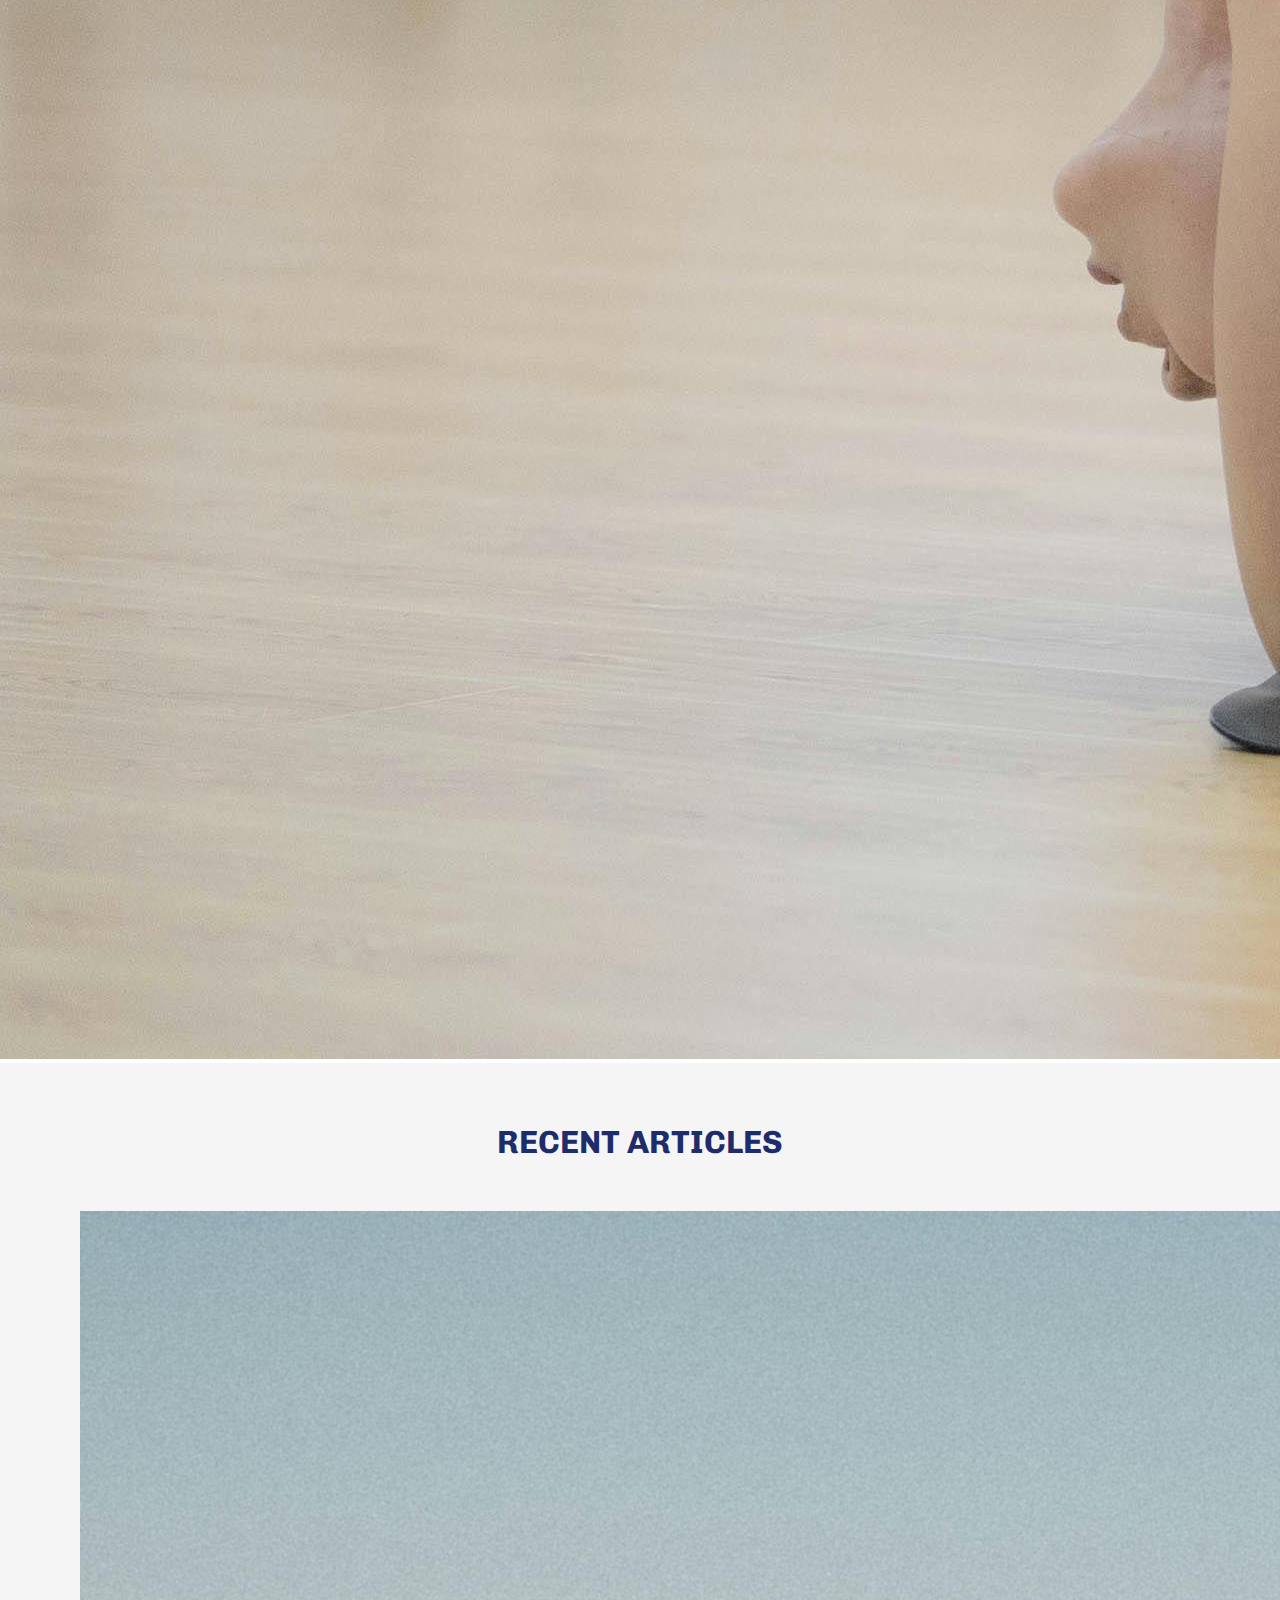
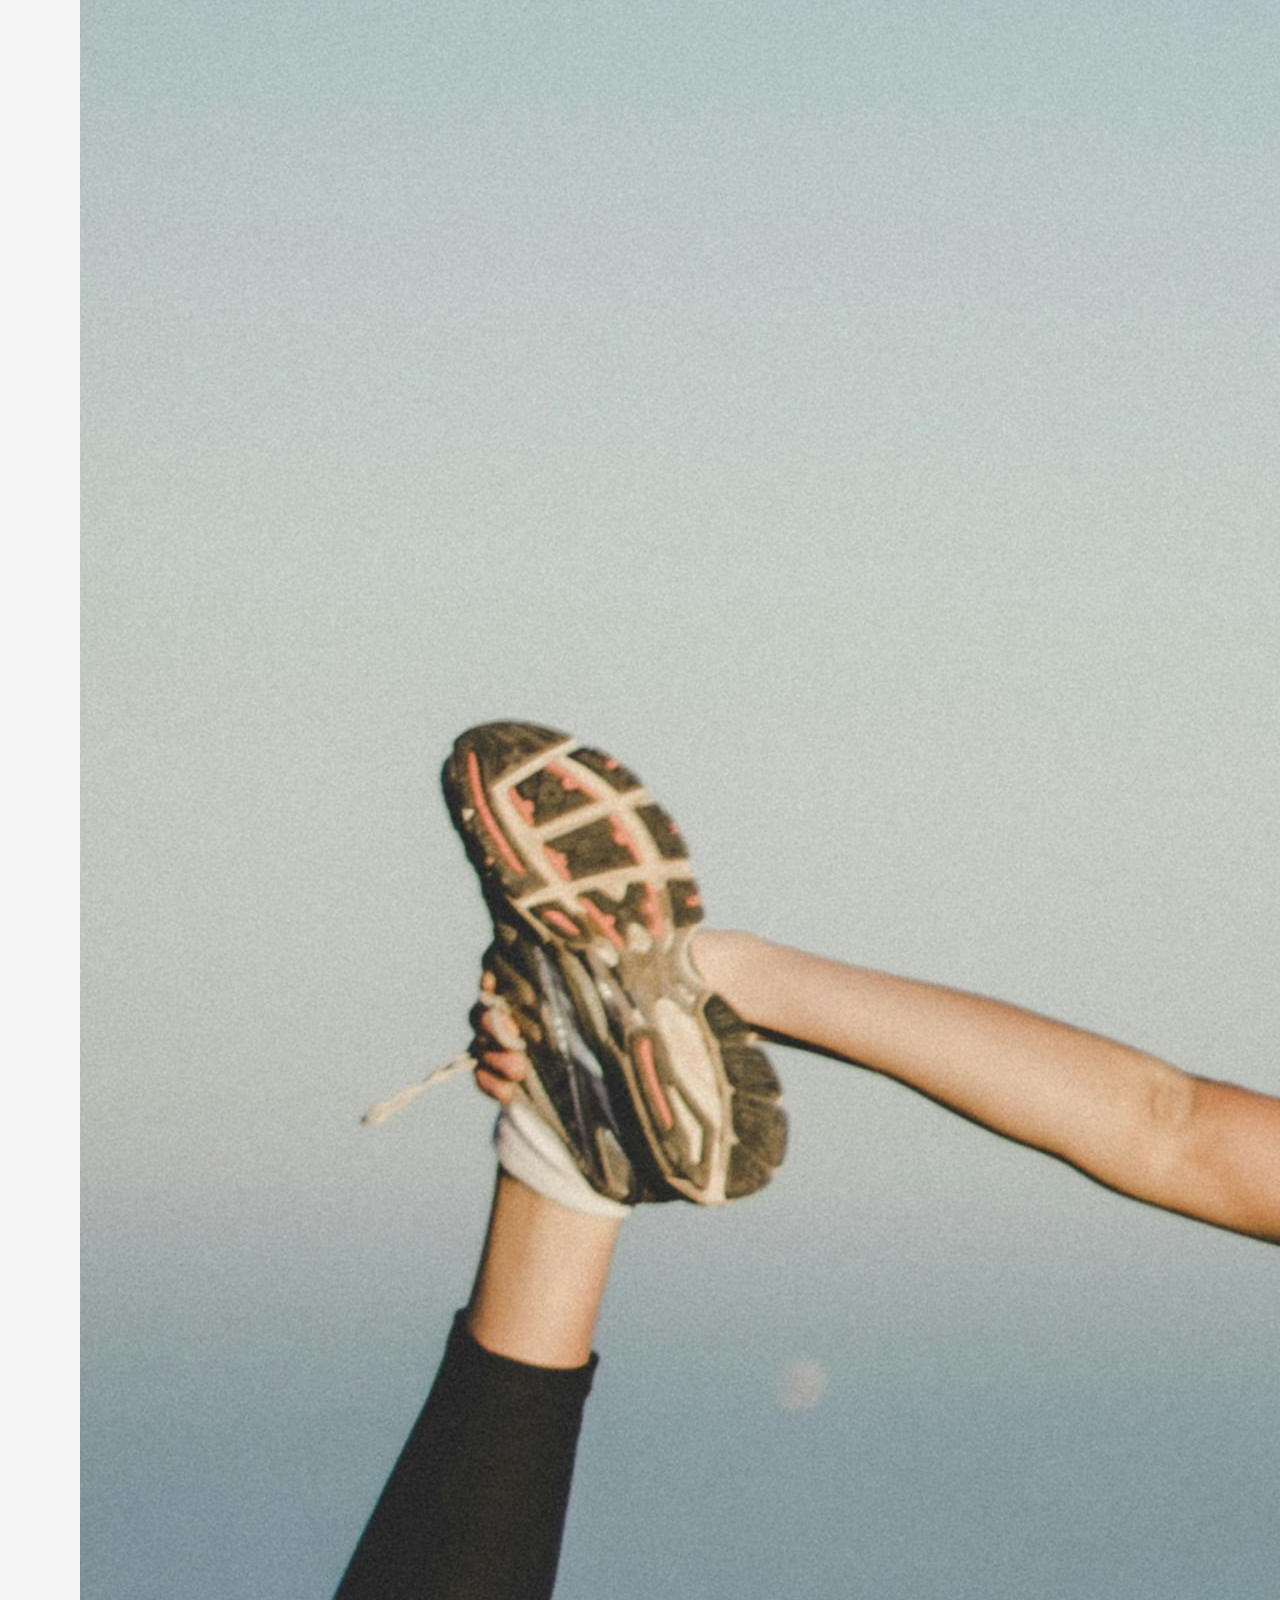
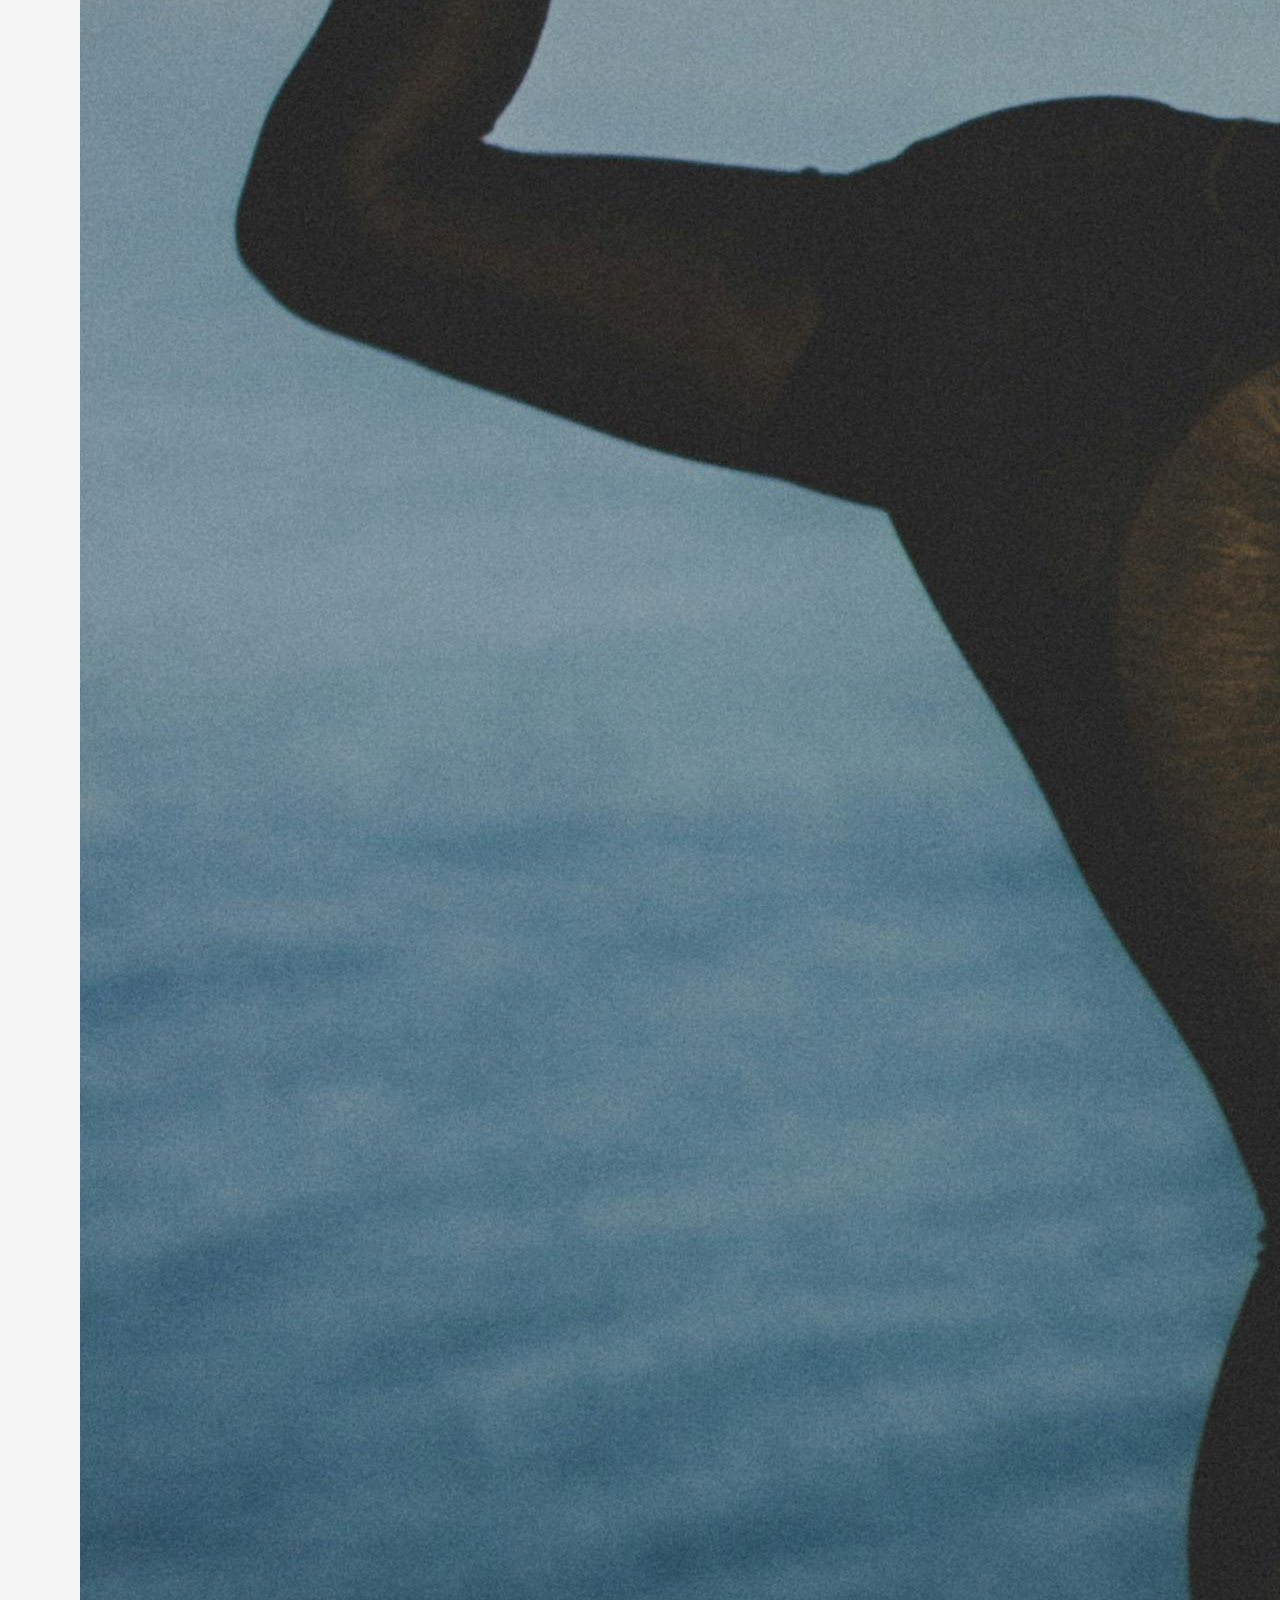
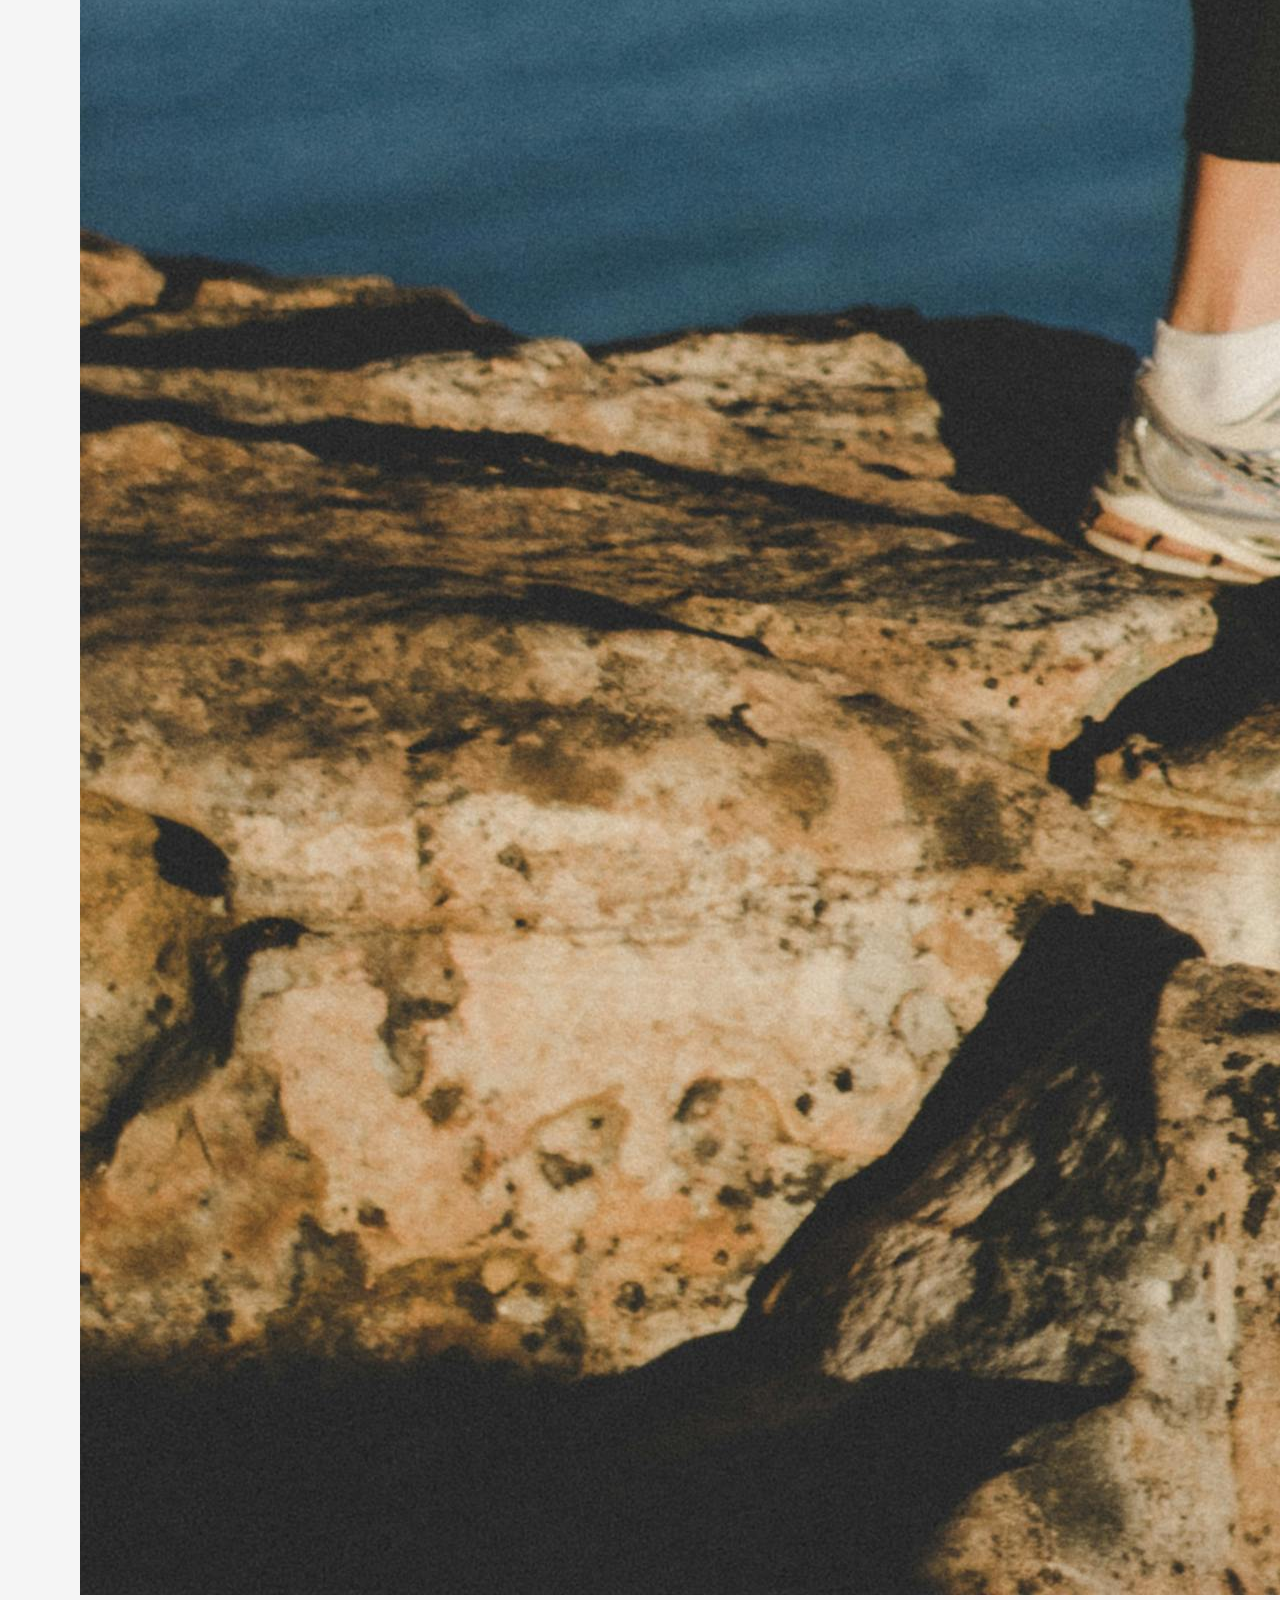
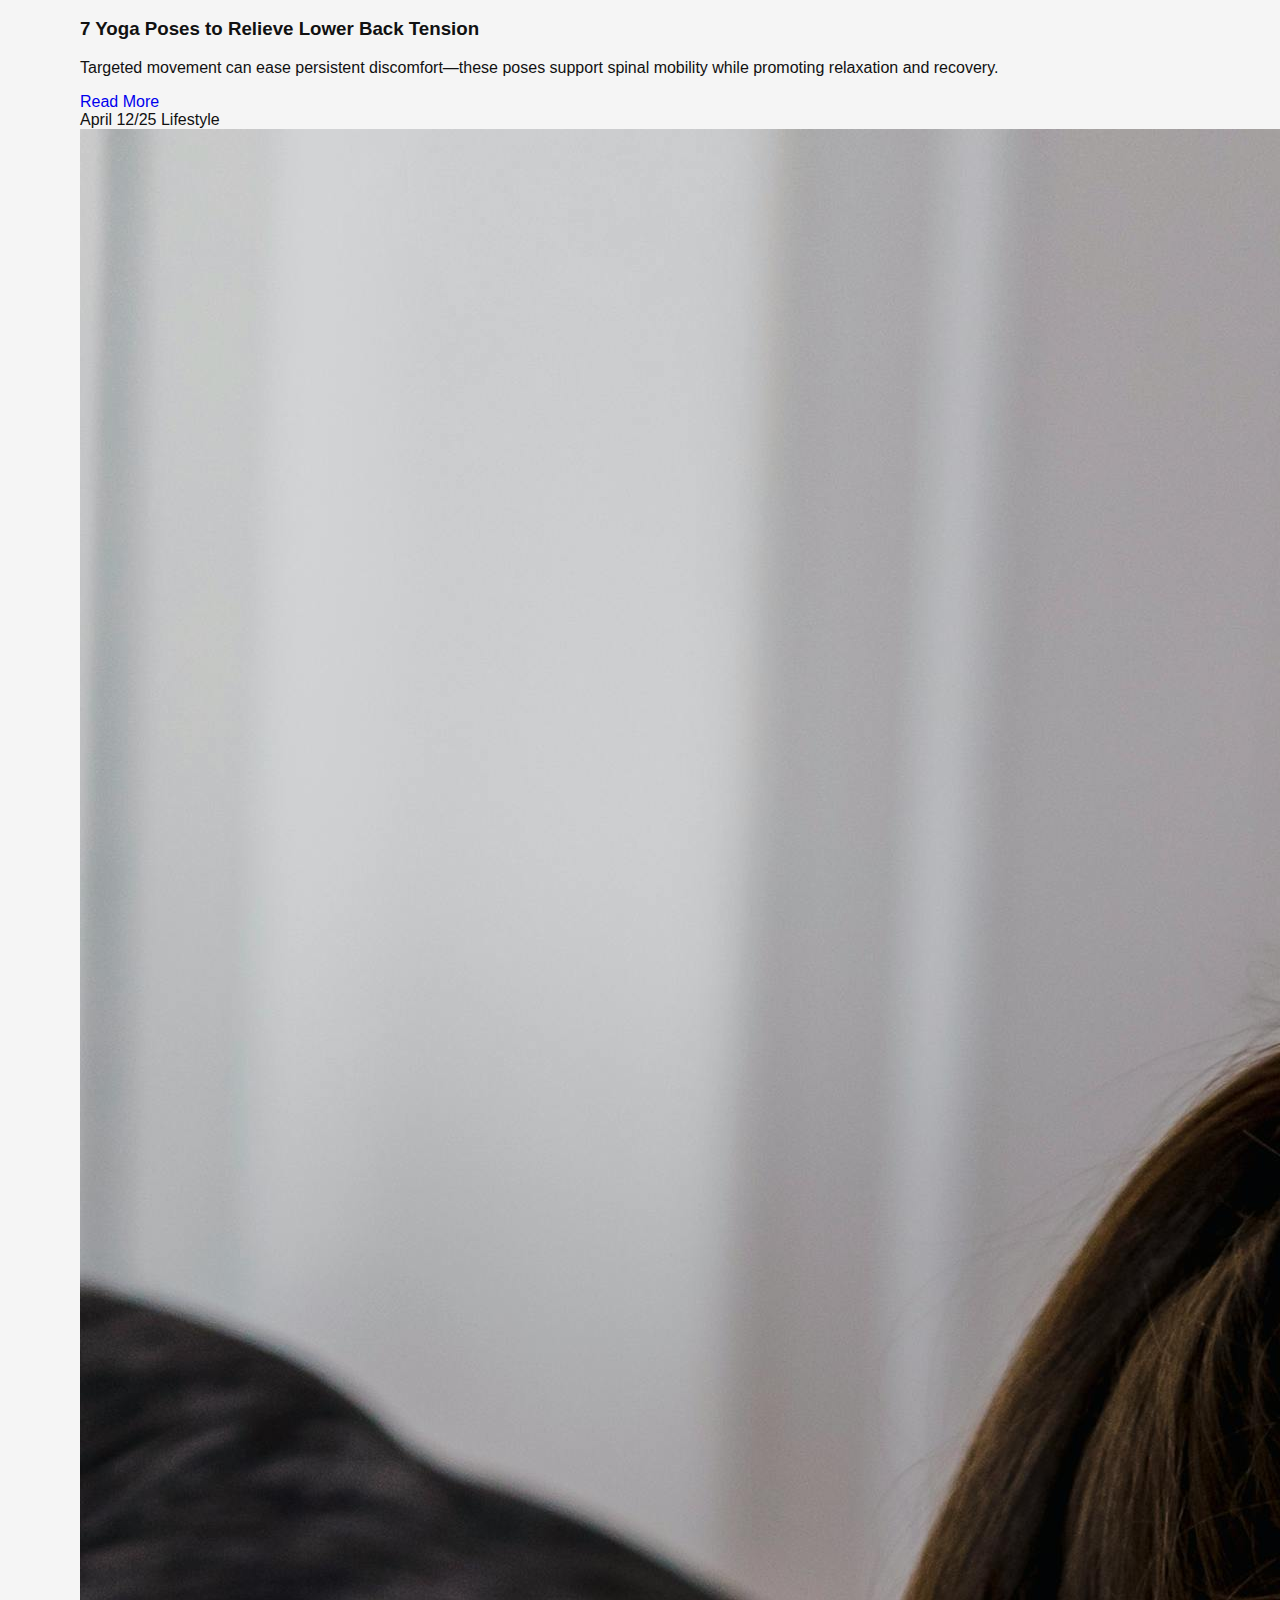
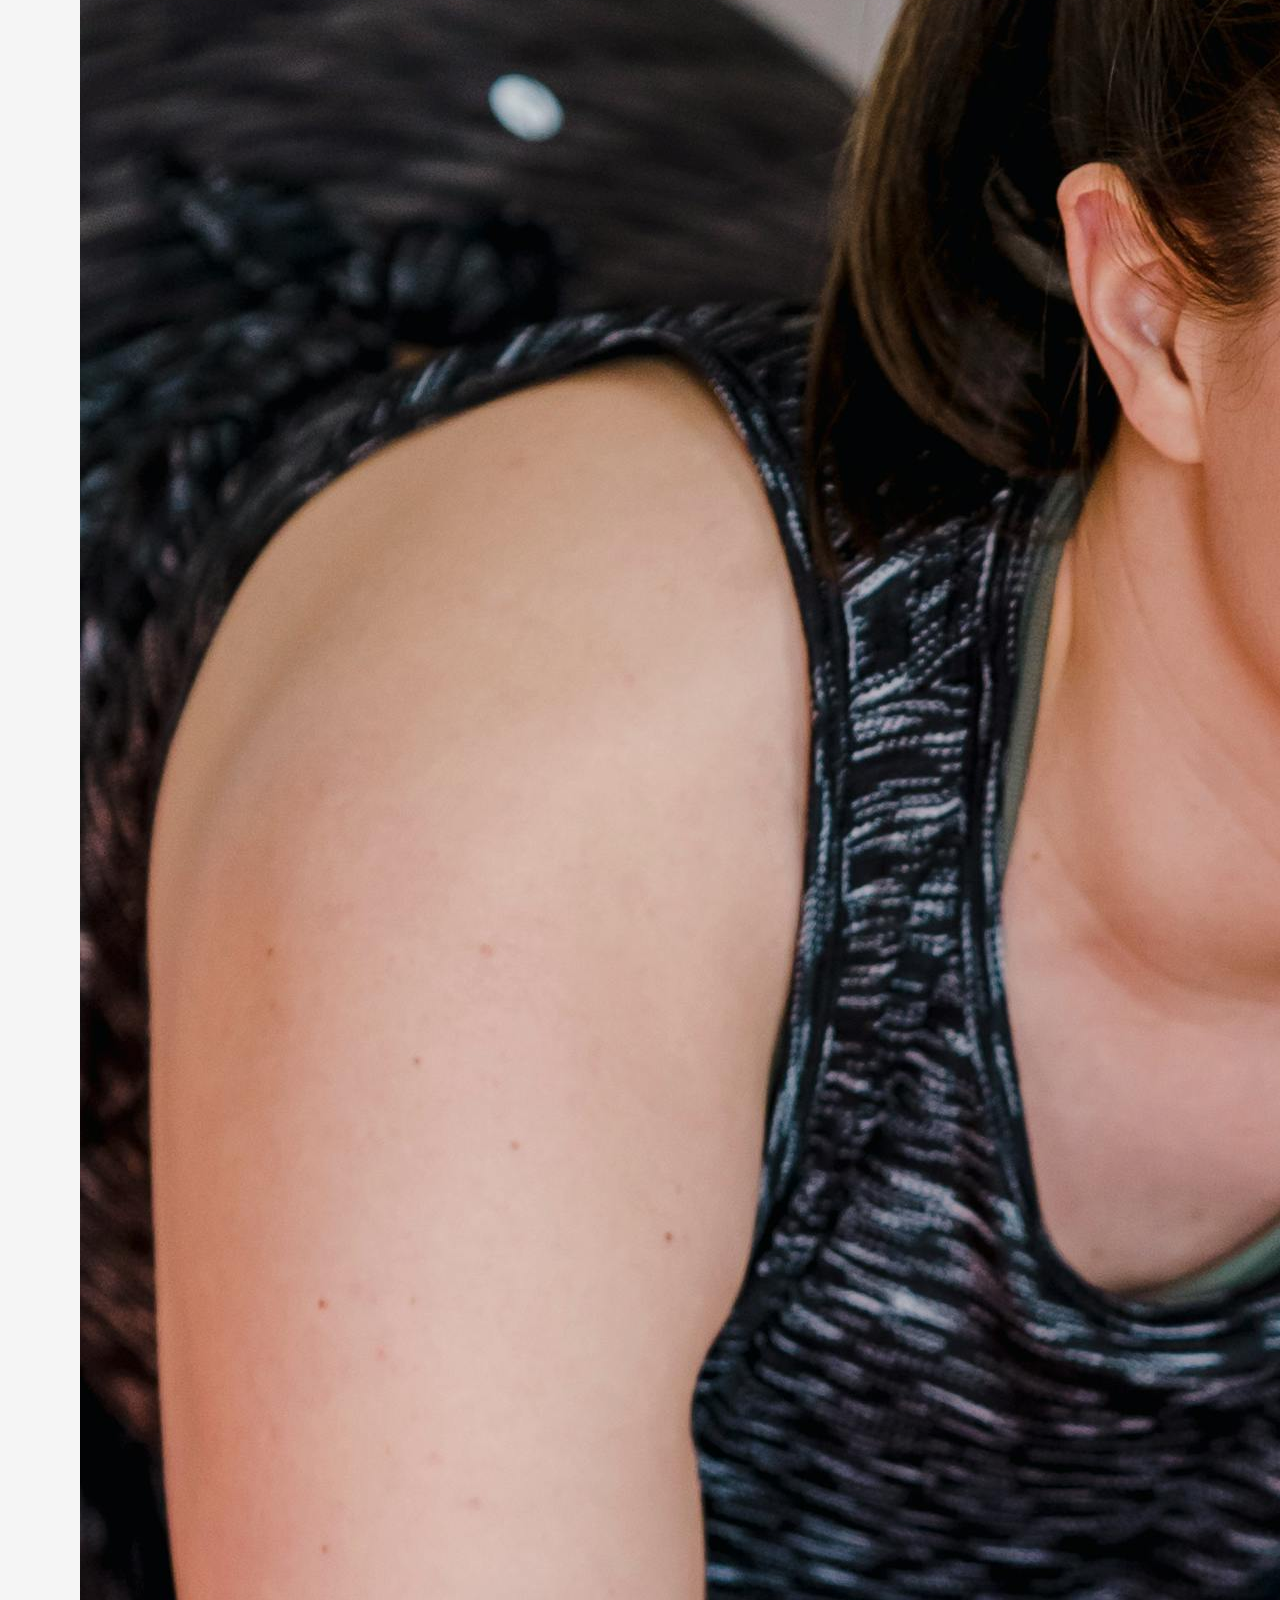
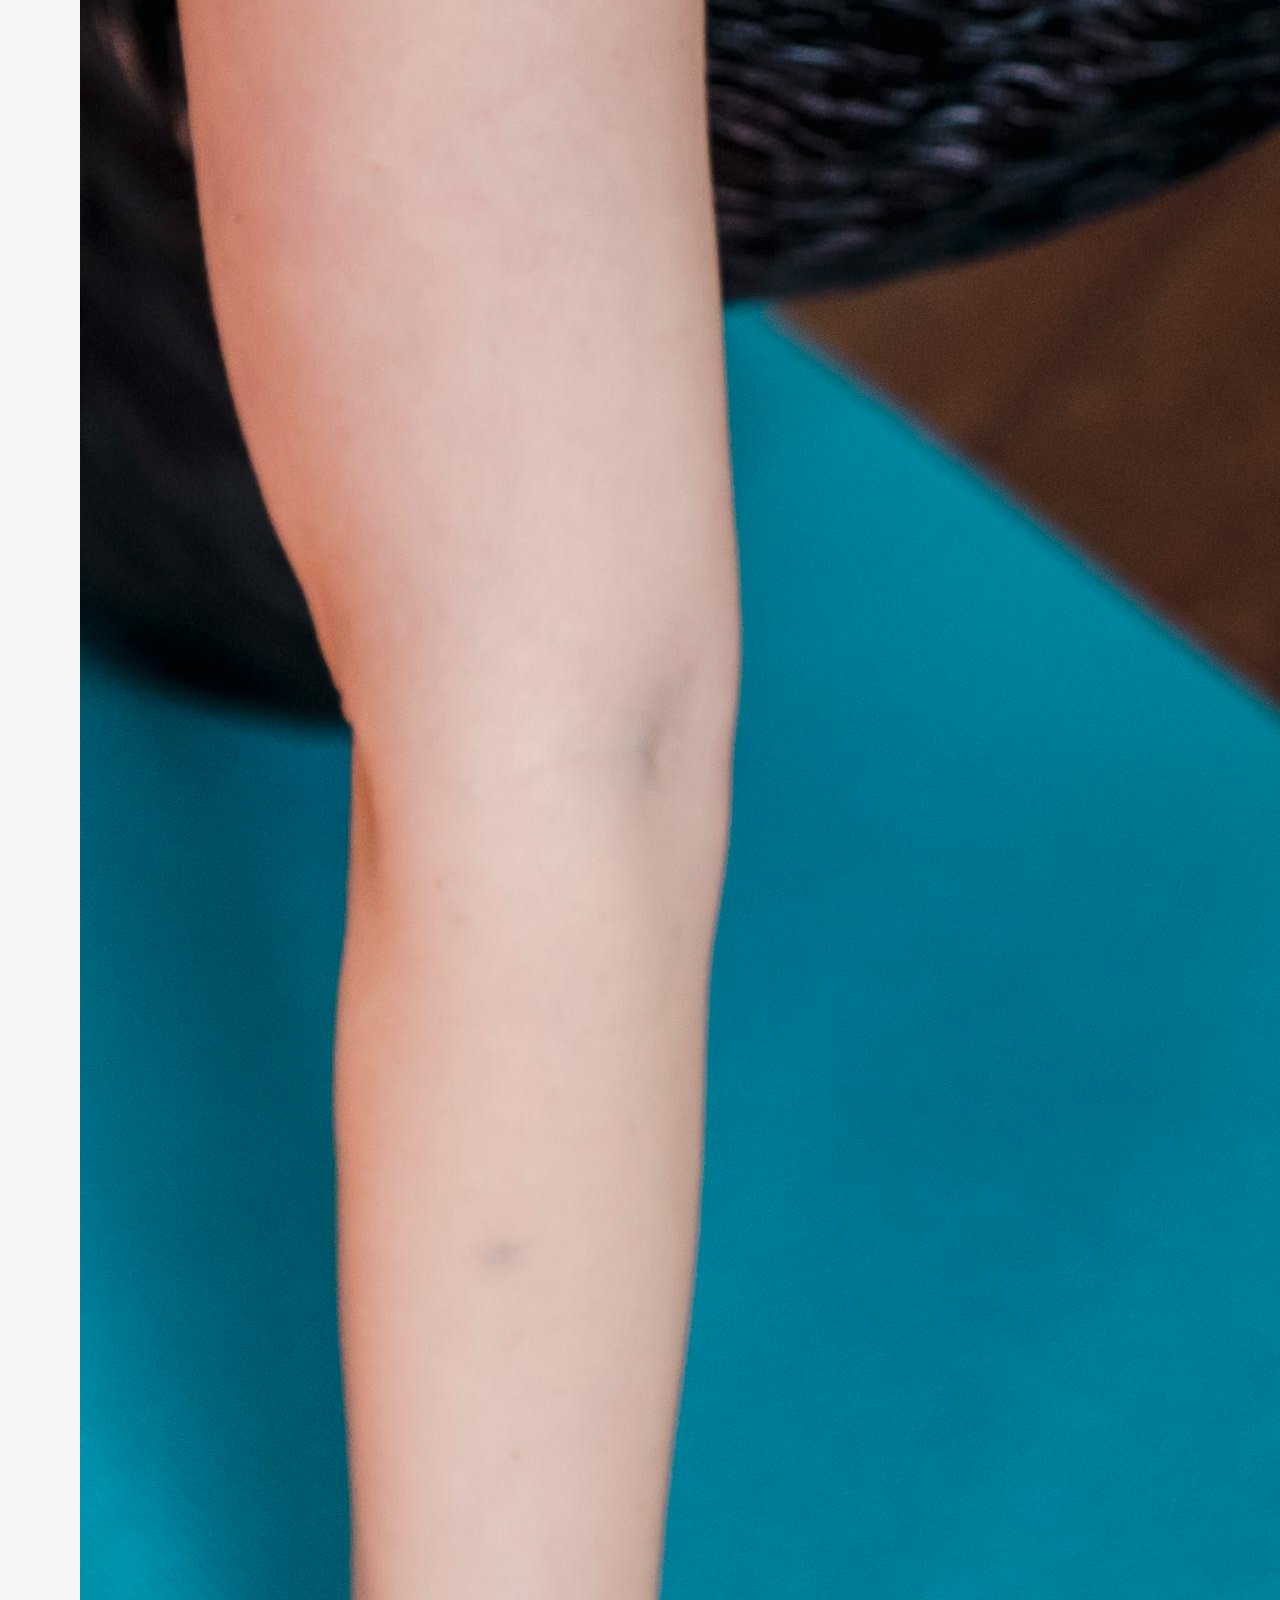
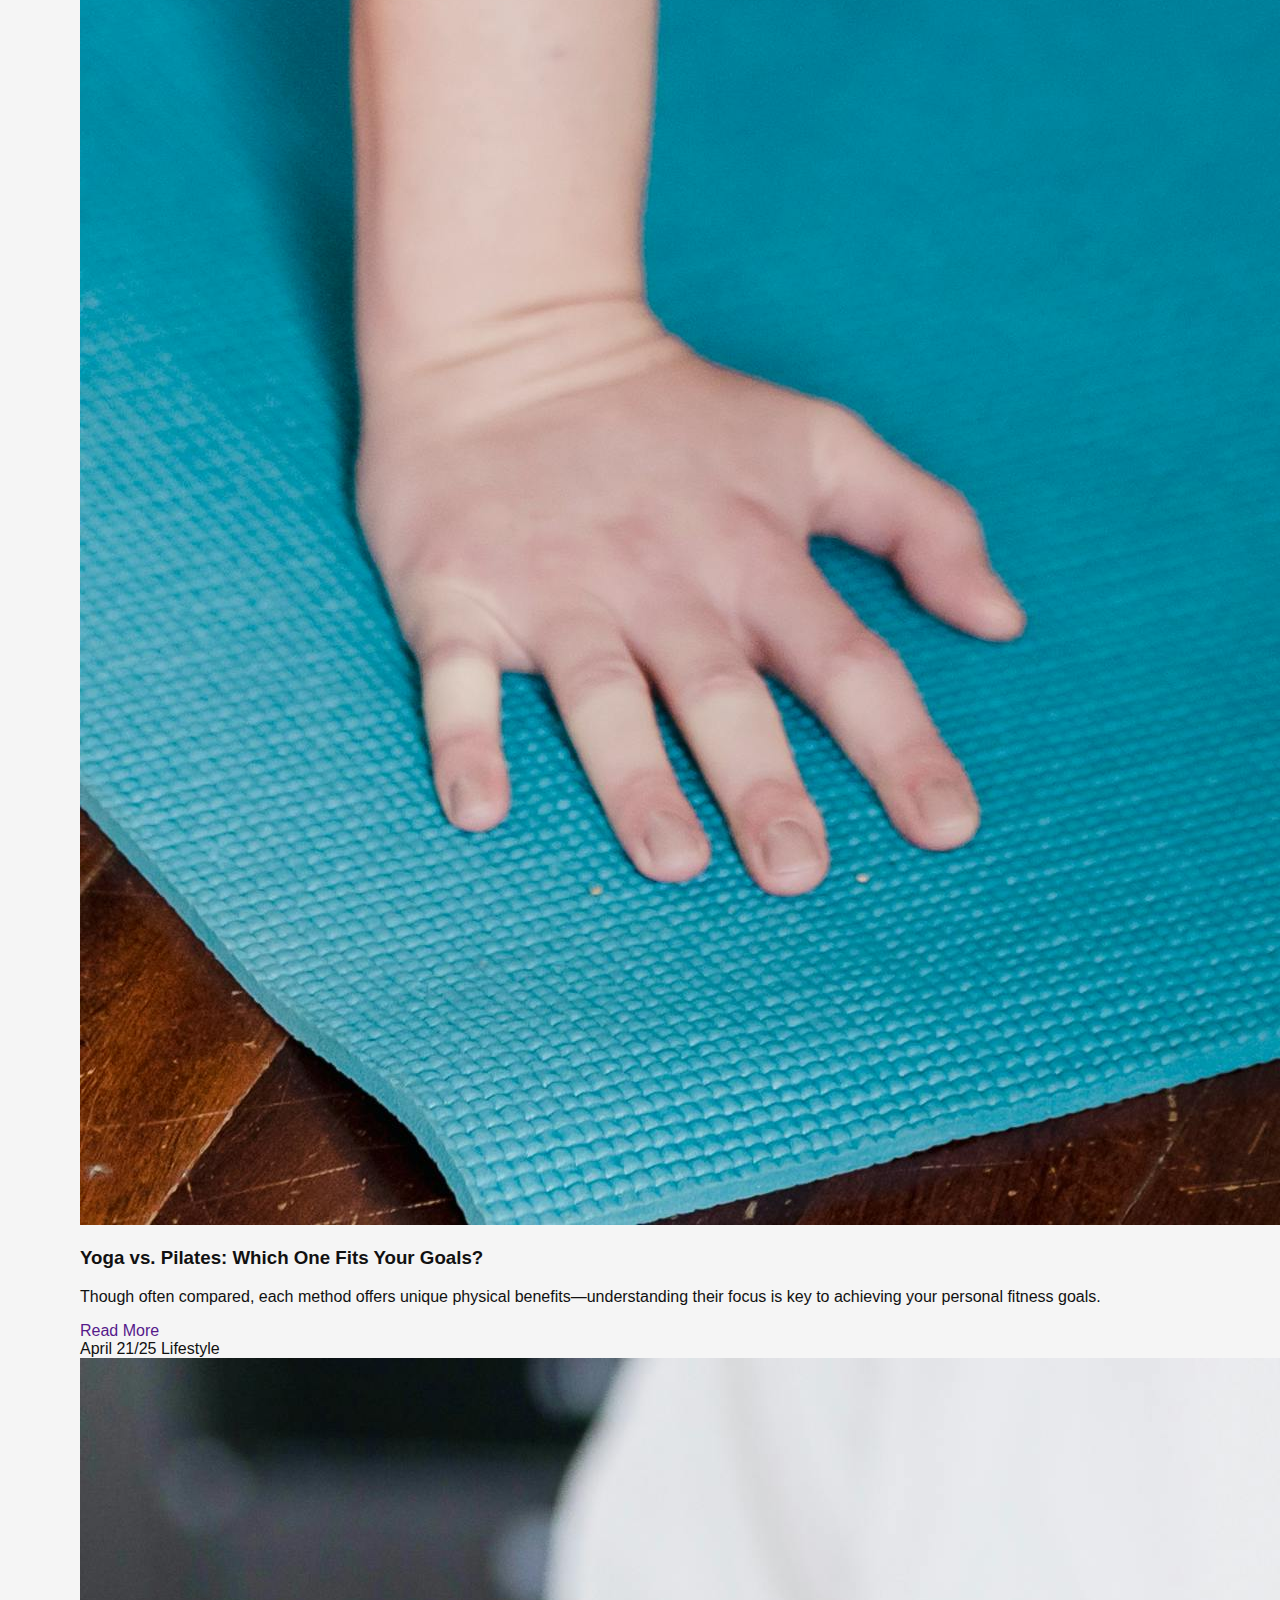
<file: articles-health.html>
<!DOCTYPE html>
<html lang="en">
  <head>
    <meta charset="UTF-8" />
    <meta name="viewport" content="width=device-width, initial-scale=1.0" />
    <title>Articles Health</title>
    <link rel="stylesheet" href="css/styles.css" />
    <link rel="preconnect" href="https://fonts.googleapis.com">
<link rel="preconnect" href="https://fonts.gstatic.com" crossorigin>
<link href="https://fonts.googleapis.com/css2?family=Bebas+Neue&family=Raleway:ital,wght@0,100..900;1,100..900&display=swap" rel="stylesheet">
<link rel="preconnect" href="https://fonts.googleapis.com">
<link rel="preconnect" href="https://fonts.gstatic.com" crossorigin>
<link href="https://fonts.googleapis.com/css2?family=Public+Sans:ital,wght@0,100;1,100&display=swap" rel="stylesheet">
<link rel="preconnect" href="https://fonts.googleapis.com">
<link rel="preconnect" href="https://fonts.gstatic.com" crossorigin>
<link href="https://fonts.googleapis.com/css2?family=Chivo:ital,wght@0,100..900;1,100..900&family=Public+Sans:ital,wght@0,100;1,100&display=swap" rel="stylesheet">
  </head>
  <body>
    <header class="navbar">
      <a href="home.html">
        <img class="logo" src="images/logo.png" alt="logo" />
      </a>
      <nav class="nav">
        <a href="home.html">Home</a>
        <a href="articles-main.html">Articles</a>
        <a href="workouts.html">Workouts</a>
        <a href="exercises.html">Exercises</a>
        <a href="about-us.html">About Us</a>
        <a href="login.html">Log In</a>
      </nav>

      <div class="icons">
        <img src="images/instagram.png" />
        <img src="images/facebook.png" />
        <img src="images/twitter.png" />
      </div>
    </header>
    <!--4 small titles under header-->
    <nav class="under-header">
      <a href="articles-health-nutrition.html">Nutrition</a>
      <a href="#">Sleep</a>
      <a href="#">Life Style</a>
    </nav>
    <!---->

    <!--first part -->
    <section class="health">
      <div class="health-heading-card">
       <div class="health-text">
        <h1>HEALTH</h1>
        <p>
            Focused on physical well-being, 
            recovery, nutrition, and lifestyle habits. Whether you're looking 
            to enhance performance or simply feel better day to day, our 
            health section offers trusted guidance to support your journey
        </p>
       </div>
      </div>
      <div class="health-image">
        <img src="images/pexels-n1ch01as-9308971.jpg">
      </div>
    </section>
    <!---->

    <!--second part-->
    <section class="recent-articles">
      <h2>RECENT ARTICLES</h2>
      <div class="article-list-health">
        <article class="article-card-health">
          <div class="article-image-health">
            <img src="images/pexels-bohlemedia-963697.jpg" alt="Yoga">
            <h3>7 Yoga Poses to Relieve Lower Back Tension</h3>
          </div>
          <p>
            Targeted movement can ease persistent discomfort—these 
            poses support spinal mobility while promoting relaxation and recovery.
          </p>
          <a href="#">Read More</a>
          <div class="meta">
            <span>April 12/25</span>
            <span>Lifestyle</span>
          </div>
        </article>

        <article class="article-card-health">
          <div class="article-image-health">
            <img src="images/pexels-tim-samuel-6697187.jpg" alt="Pilates"/>
            <h3>Yoga vs. Pilates: Which One Fits Your Goals?</h3>
          </div>
          <p>
            Though often compared, each method offers 
            unique physical benefits—understanding their focus is key to achieving your personal fitness goals.
          </p>
          <a href="">Read More</a>
          <div class="meta">
            <span>April 21/25</span>
            <span>Lifestyle</span>
          </div>
        </article>

        <article class="article-card-health">
          <div class="article-image-health">
            <img src="images/pexels-polina-tankilevitch-3873205.jpg" alt="Antibiotics" />
            <h3>Antibiotics and Exercise: When to Train and When to Rest</h3>
          </div>
          <p>
            Training while on medication requires caution, 
            as physical strain may interfere with healing and weaken your body’s natural defenses.
          </p>
          <a href="">Read More</a>
          <div class="meta">
            <span>May 12/25</span>
            <span><a href="articles-health-nutrition.html">Nutrition</a></span>
          </div>
        </article>

        <article class="article-card-health">
          <div class="article-image-health">
            <img src="images/pexels-capturedbyaugustine-13927342.jpg" alt="Breakfast" />
            <h3>
              Breakfast Smoothies That Actually Keep You Full
            </h3>
          </div>
          <p>
            Blending ingredients without balance risks sluggishness, 
            as poor combinations may spike cravings and deprive your body of lasting energy.
          </p>
          <a href="#">Read More</a>
          <div class="meta">
            <span>May 13/25</span>
            <span><a href="articles-health-nutrition.html">Nutrition</a></span>
          </div>
        </article>
      </div>
    </section>
    <!---->

    <!--thirt part starts -->
    <section class="popular-section">
      <div class="popular-label">POPULAR</div>
      <div class="popular-content">
        <div class="popular-image">
          <img src="images/sleeping-woman.jpg" alt="Sleeping Woman" />
        </div>
        <div class="popular-text">
          <div class="heading-row">
          <img src="images/sleep-graphics.png" alt="Sleep Graphics" class="graphics" />
          <h3>THE ROLE OF <span>SLEEP</span><br>IN PHYSICAL RECOVERY<br>AND PERFORMANCE</h3>
          </div>
          <p>
            Sleep is a critical component of overall well-being, influencing everything from muscle repair to mental clarity. 
            This article explores how proper rest supports physical performance, prevents injury, and enhances long-term health
          </p>
          <a href="#" class="read-more">Read More</a>
          <div class="popular-meta">
            <p><span>May 12/25 &gt; Sleep</span></p>
          </div>
        </div>
      </div>
    </section>
    <!---->

    <footer class="footer">
      <div class="footer-left">
        <a href="home.html" class="logo-footer">
          <img src="images/logo.png" />
        </a>
        <p class="mission">
          Whether you’re just starting out or leveling up, our mission is to
          support your journey with expert guidance.
        </p>
        <div class="contact-info">
          <p>info@shapeshifter.com</p>
          <div class="bottom-icons">
            <a><img src="images/facebook.png" alt="Facebook" /></a>
            <a><img src="images/instagram.png" alt="Instagram" /></a>
            <a><img src="images/twitter.png" alt="Twitter" /></a>
          </div>
        </div>
      </div>

      <div class="footer-links">
        <div class="support">
          <h4>SUPPORT</h4>
          <a href="about-us.html">About Us</a>
          <a href="#">Contacts</a>
          <a href="#">Terms and Conditions</a>
          <a href="#">Privacy Policy</a>
        </div>
        <div class="about">
          <h4>ABOUT</h4>
          <a href="home.html">Home</a>
          <a href="articles.html">Articles</a>
          <a href="workouts.html">Workouts</a>
          <a href="exercises.html">Exercises</a>
        </div>
      </div>
    </footer>
  </body>
</html>
</file>
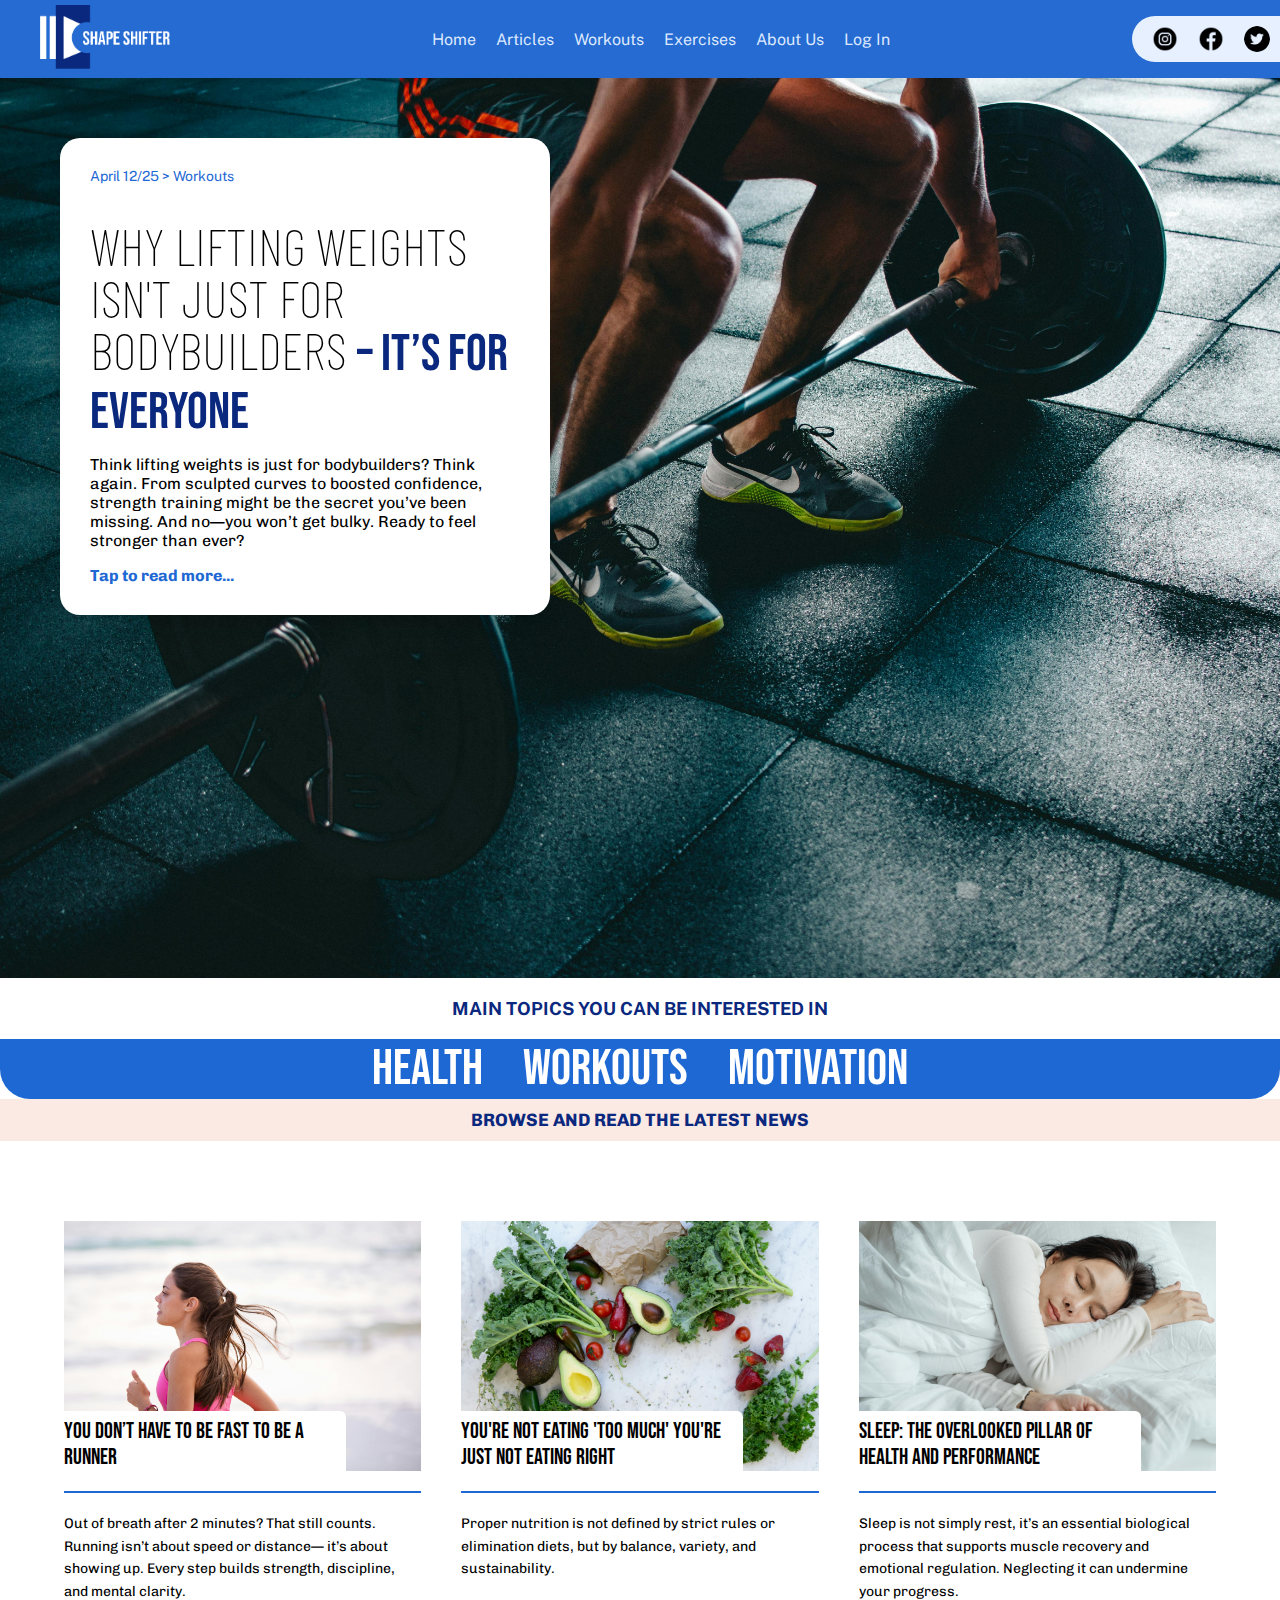
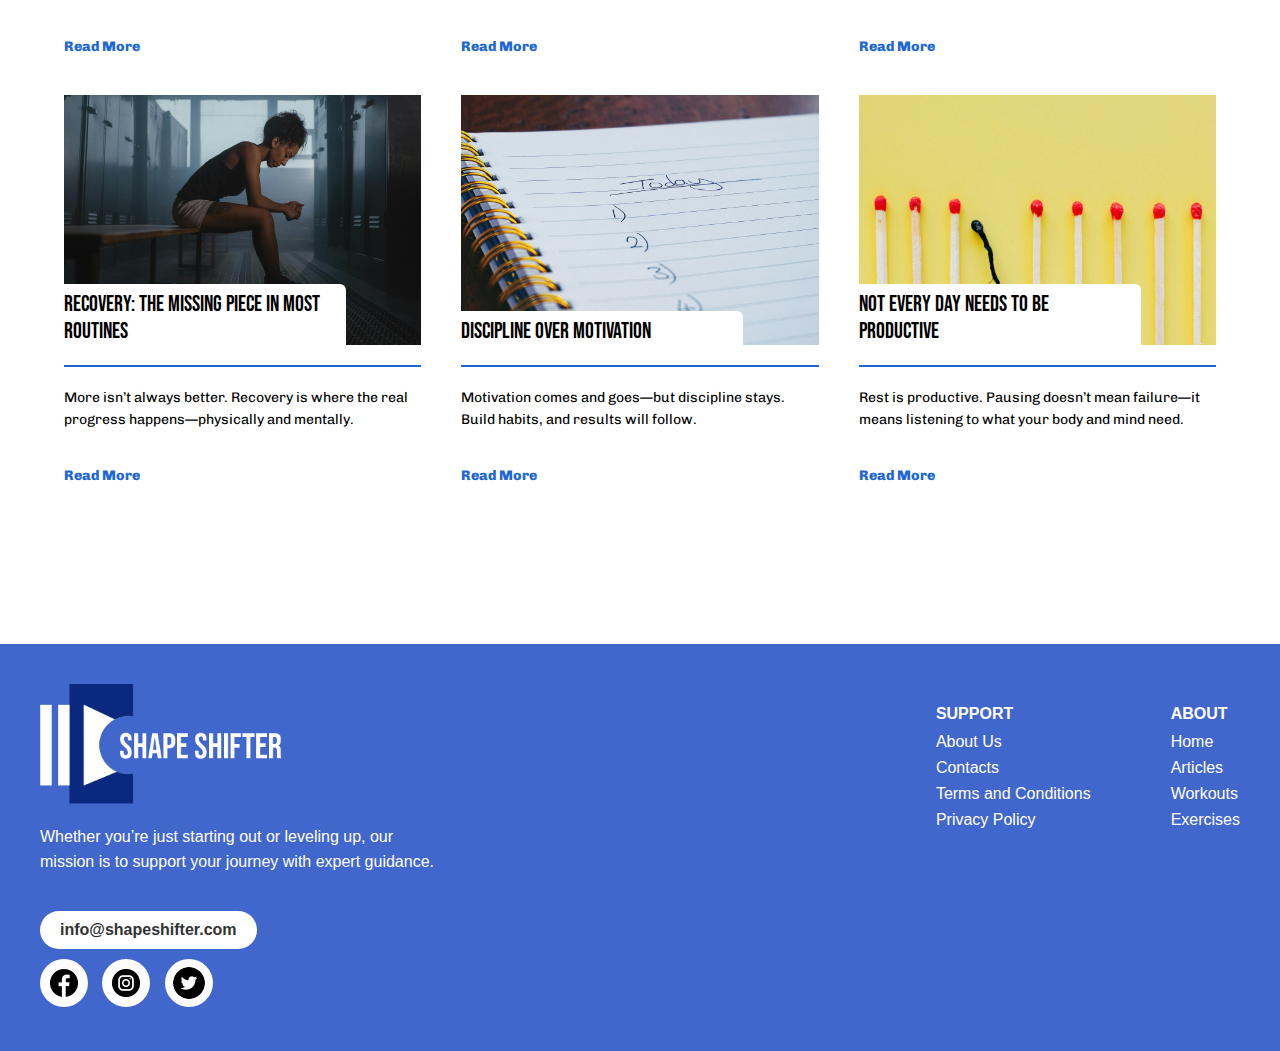
<file: articles-main.html>
<!DOCTYPE html>
<html lang="en">
  <head>
    <meta charset="UTF-8" />
    <meta name="viewport" content="width=device-width, initial-scale=1.0" />
    <title>Articles Main</title>
    <link rel="stylesheet" href="css/styles.css" />
    <link rel="preconnect" href="https://fonts.googleapis.com">
<link rel="preconnect" href="https://fonts.gstatic.com" crossorigin>
<link href="https://fonts.googleapis.com/css2?family=Bebas+Neue&family=Raleway:ital,wght@0,100..900;1,100..900&display=swap" rel="stylesheet">
<link rel="preconnect" href="https://fonts.googleapis.com">
<link rel="preconnect" href="https://fonts.gstatic.com" crossorigin>
<link href="https://fonts.googleapis.com/css2?family=Public+Sans:ital,wght@0,100;1,100&display=swap" rel="stylesheet">
<link rel="preconnect" href="https://fonts.googleapis.com">
<link rel="preconnect" href="https://fonts.gstatic.com" crossorigin>
<link href="https://fonts.googleapis.com/css2?family=Chivo:ital,wght@0,100..900;1,100..900&family=Public+Sans:ital,wght@0,100;1,100&display=swap" rel="stylesheet">
<link rel="preconnect" href="https://fonts.googleapis.com">
<link rel="preconnect" href="https://fonts.gstatic.com" crossorigin>
<link href="https://fonts.googleapis.com/css2?family=Barlow+Condensed:wght@100;400&display=swap" rel="stylesheet">


  </head>
  <body>
    <header class="navbar">
      <a href="index.html">
        <img class="logo" src="images/logo.png" alt="logo" />
      </a>
      <nav class="nav">
        <a href="index.html" class="active">Home</a>
        <a href="articles-main.html">Articles</a>
        <a href="workouts.html">Workouts</a>
        <a href="exercises.html">Exercises</a>
        <a href="about-us.html">About Us</a>
        <a href="login.html">Log In</a>
      </nav>

      <div class="icons">
        <img src="images/instagram.png" />
        <img src="images/facebook.png" />
        <img src="images/twitter.png" />
      </div>
    </header>

    <!--first part -->
    <section class="recommended-article">
        <img src="images/articles image miro.jpg" alt="background" class="recommended-background">

      <div class="recommended-article-card">
        <div class="publicated">
            <span>April 12/25 &gt; Workouts</span>
        </div>
        <h1>WHY LIFTING WEIGHTS ISN'T JUST FOR BODYBUILDERS <span class="highlight">– IT’S FOR EVERYONE</span></h1>
        <p class="description">
            Think lifting weights is just for bodybuilders?
            Think again.
            From sculpted curves to boosted confidence, strength training might be the secret you’ve been missing. 
            And no—you won’t get bulky.
            Ready to feel stronger than ever?
        </p>
        <a href="#" class="read-more">Tap to read more...</a>
      </div>
     </section>
    <!---->

    <!--second part-->
    <section class="main-topics">
      <h2 class="section-title">MAIN TOPICS YOU CAN BE INTERESTED IN</h2>

      <div class="topics-list">
      <div class="topic">HEALTH</div>
      <a href="articles-workouts.html" class="topic">WORKOUTS</a>
      <div class="topic">MOTIVATION</div>
      </div>

      <h3 class="browse-news">BROWSE AND READ THE LATEST NEWS</h3>
    </section>
    <!---->

    <!--thirt part starts -->
    <section class="recommended-articles">
    <div class="recommended-articles-list">
      <article class="recommended-article-cards">
        <div class="recommended-article-image">
          <img src="images/pexels-mastercowley-1199590.jpg" alt="Fast runner" />
          <h3>You Don’t Have to Be Fast to Be a Runner</h3>
        </div>
        <p>
          Out of breath after 2 minutes? That still counts. Running isn’t about speed or distance— it’s about showing up. 
          Every step builds strength, discipline, and mental clarity.
        </p>
        <a href="#">Read More</a>
      </article>

      <article class="recommended-article-cards">
        <div class="recommended-article-image">
          <img src="images/pexels-elletakesphotos-1660027.jpg" alt="Healthy food" />
          <h3>You're Not Eating 'Too Much'  
            You're Just Not Eating Right</h3>
        </div>
        <p>
          Proper nutrition is not defined by strict rules or elimination diets, 
          but by balance, variety, and sustainability. 
        </p>
        <a href="#">Read More</a>
      </article>

      <article class="recommended-article-cards">
        <div class="recommended-article-image">
          <img src="images/sleeping-woman.jpg" alt="Good sleep" />
          <h3>Sleep: The Overlooked Pillar 
            of Health and Performance</h3>
        </div>
        <p>
          Sleep is not simply rest, it’s an essential biological process that 
          supports muscle recovery and emotional regulation. Neglecting it can undermine your  progress. 
        </p>
        <a href="#">Read More</a>
      </article>

      <article class="recommended-article-cards">
        <div class="recommended-article-image">
          <img src="images/pexels-tima-miroshnichenko-6389085.jpg" alt="Rest" />
          <h3>Recovery: The Missing Piece in Most Routines</h3>
        </div>
        <p>
          More isn’t always better. Recovery is where the real progress happens—physically and mentally.
        </p>
        <a href="#">Read More</a>
      </article>

      <article class="recommended-article-cards">
        <div class="recommended-article-image">
          <img src="images/pexels-suzyhazelwood-1226398.jpg" alt="Plan" />
          <h3>Discipline Over Motivation</h3>
        </div>
        <p>
          Motivation comes and goes—but discipline stays. Build habits, and results will follow.
        </p>
        <a href="#">Read More</a>
      </article>

      <article class="recommended-article-cards">
        <div class="recommended-article-image">
          <img src="images/pexels-n-voitkevich-6837561.jpg" alt="Productive" />
          <h3>Not Every Day Needs 
            to Be Productive</h3>
        </div>
        <p>
          Rest is productive. Pausing doesn’t mean failure—it means listening to what your body and mind need.
        </p>
        <a href="#">Read More</a>
      </article>
  </section>
    <!---->

    <footer class="footer">
      <div class="footer-left">
        <a href="index.html" class="logo-footer">
          <img src="images/logo.png" />
        </a>
        <p class="mission">
          Whether you’re just starting out or leveling up, our mission is to
          support your journey with expert guidance.
        </p>
        <div class="contact-info">
          <p>info@shapeshifter.com</p>
          <div class="bottom-icons">
            <a><img src="images/facebook.png" alt="Facebook" /></a>
            <a><img src="images/instagram.png" alt="Instagram" /></a>
            <a><img src="images/twitter.png" alt="Twitter" /></a>
          </div>
        </div>
      </div>

      <div class="footer-links">
        <div class="support">
          <h4>SUPPORT</h4>
          <a href="about-us.html">About Us</a>
          <a href="#">Contacts</a>
          <a href="#">Terms and Conditions</a>
          <a href="#">Privacy Policy</a>
        </div>
        <div class="about">
          <h4>ABOUT</h4>
          <a href="index.html">Home</a>
          <a href="articles.html">Articles</a>
          <a href="workouts.html">Workouts</a>
          <a href="exercises.html">Exercises</a>
        </div>
      </div>
    </footer>
  </body>
</html>
</file>
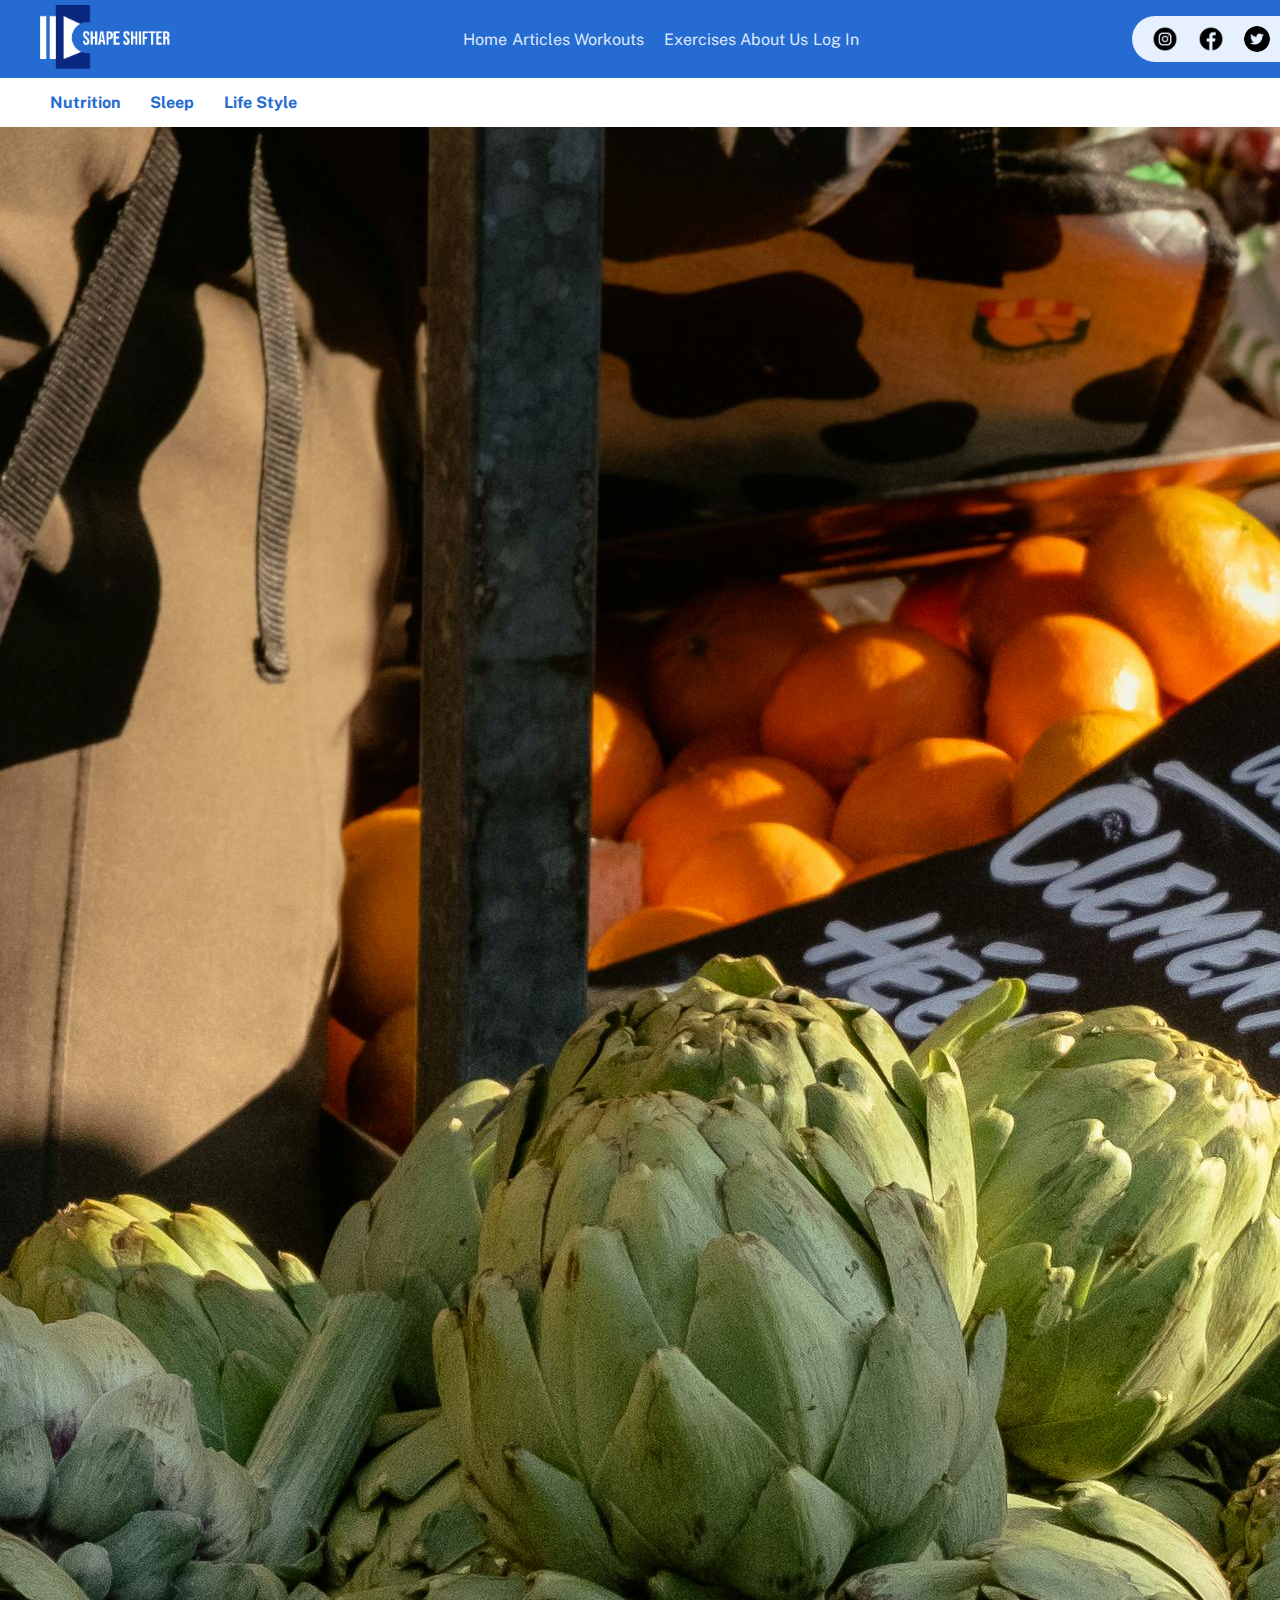
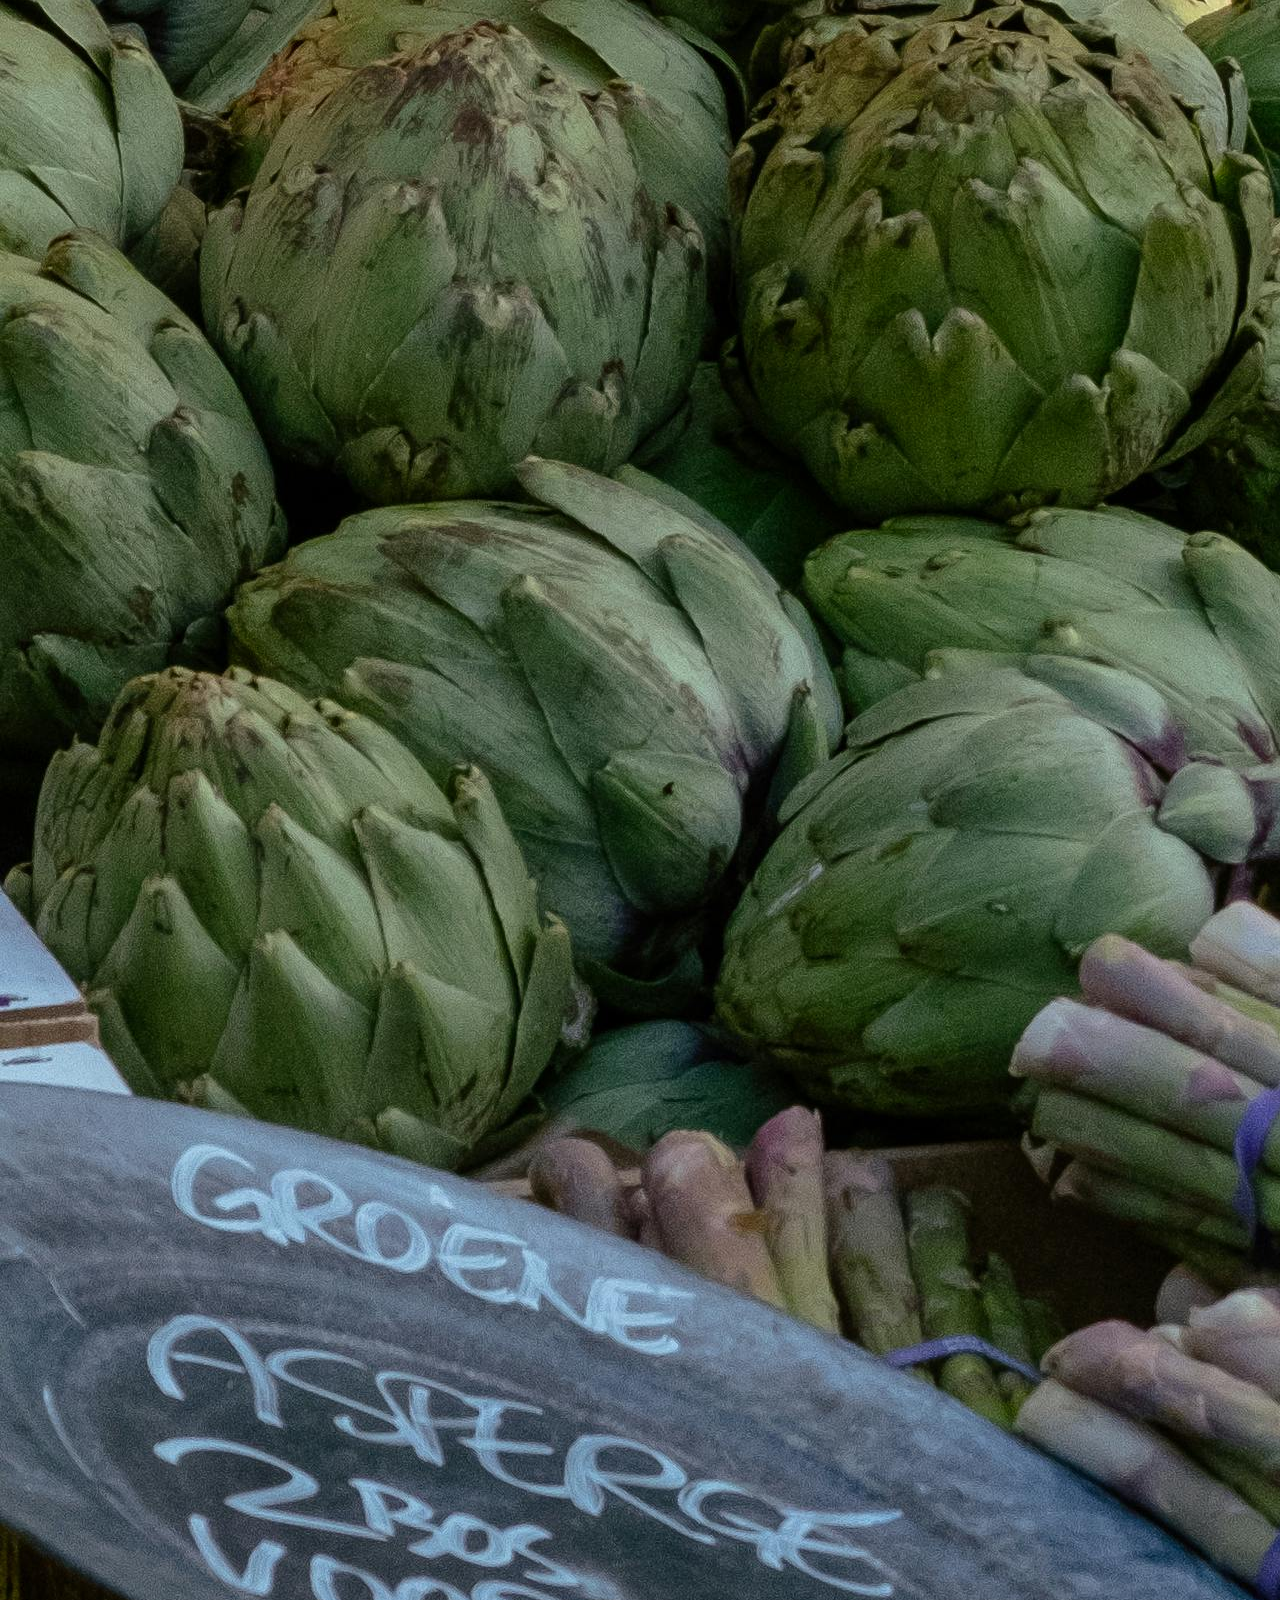
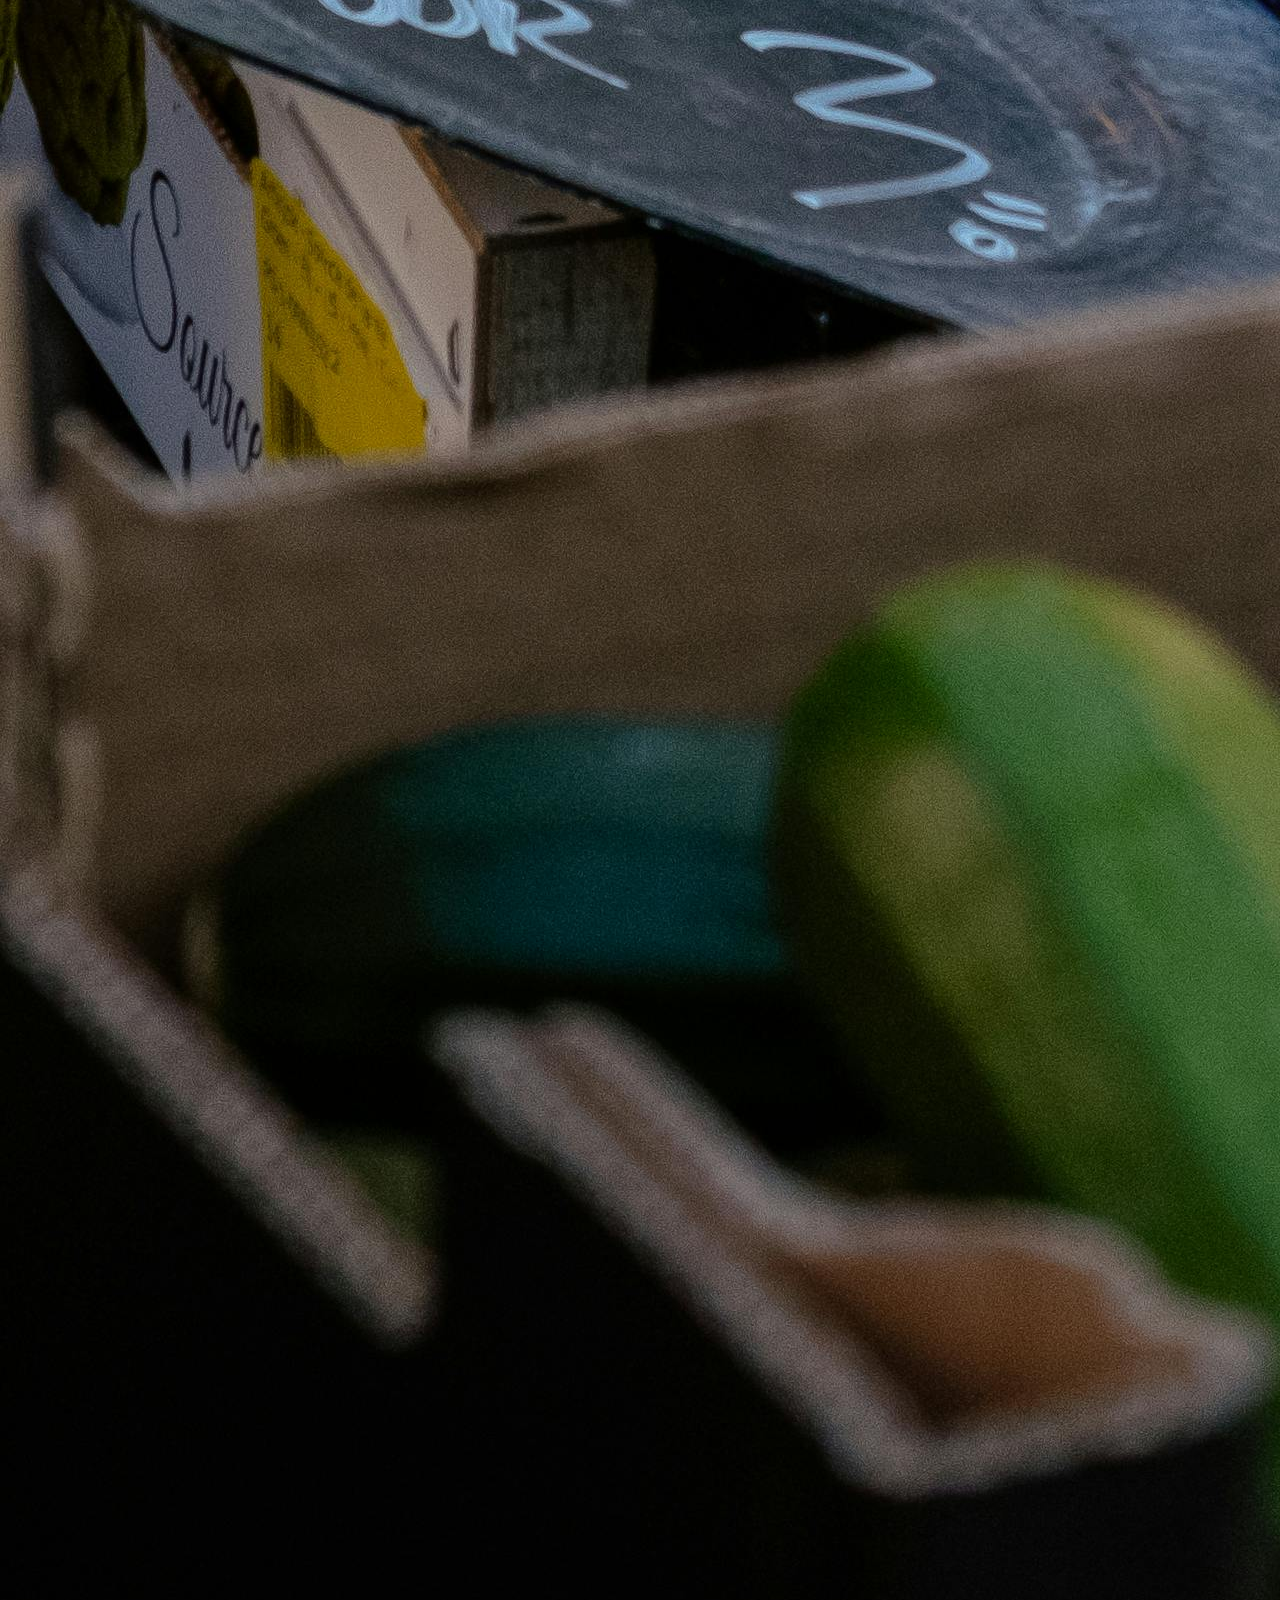
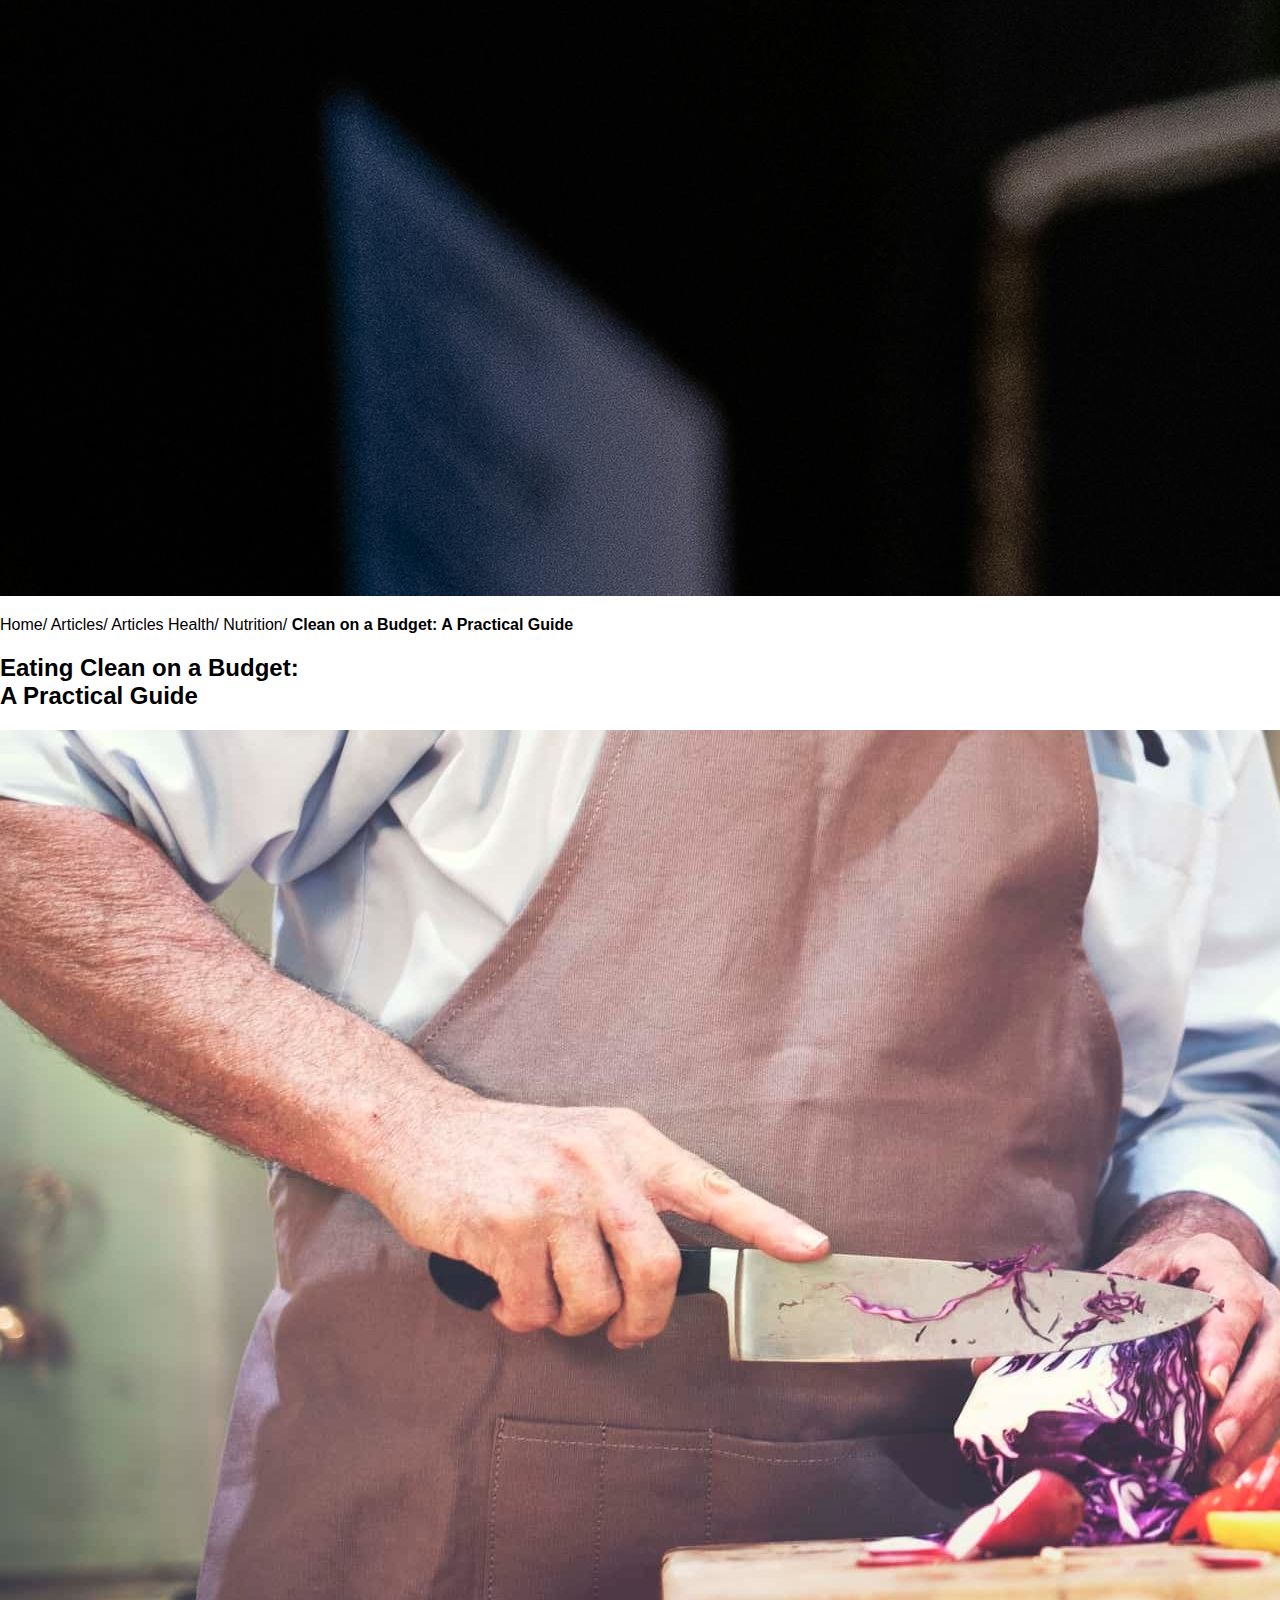
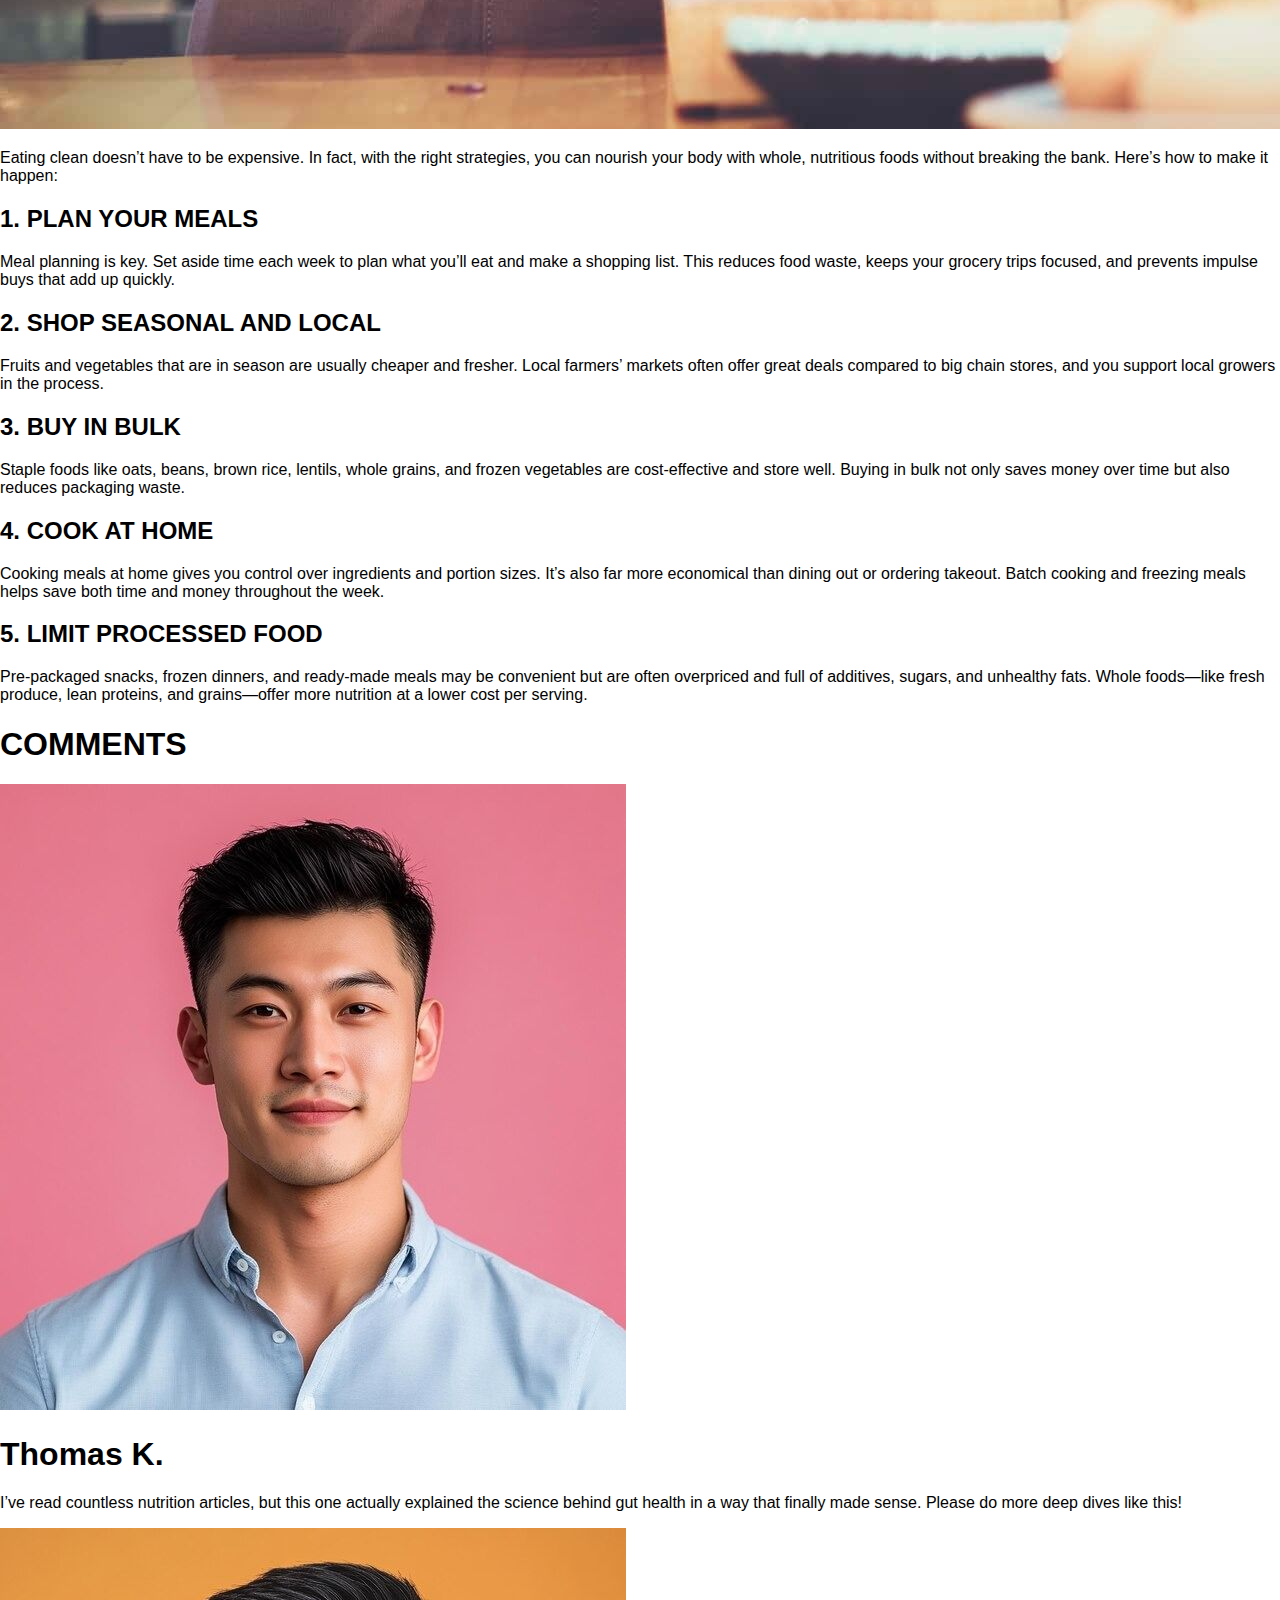
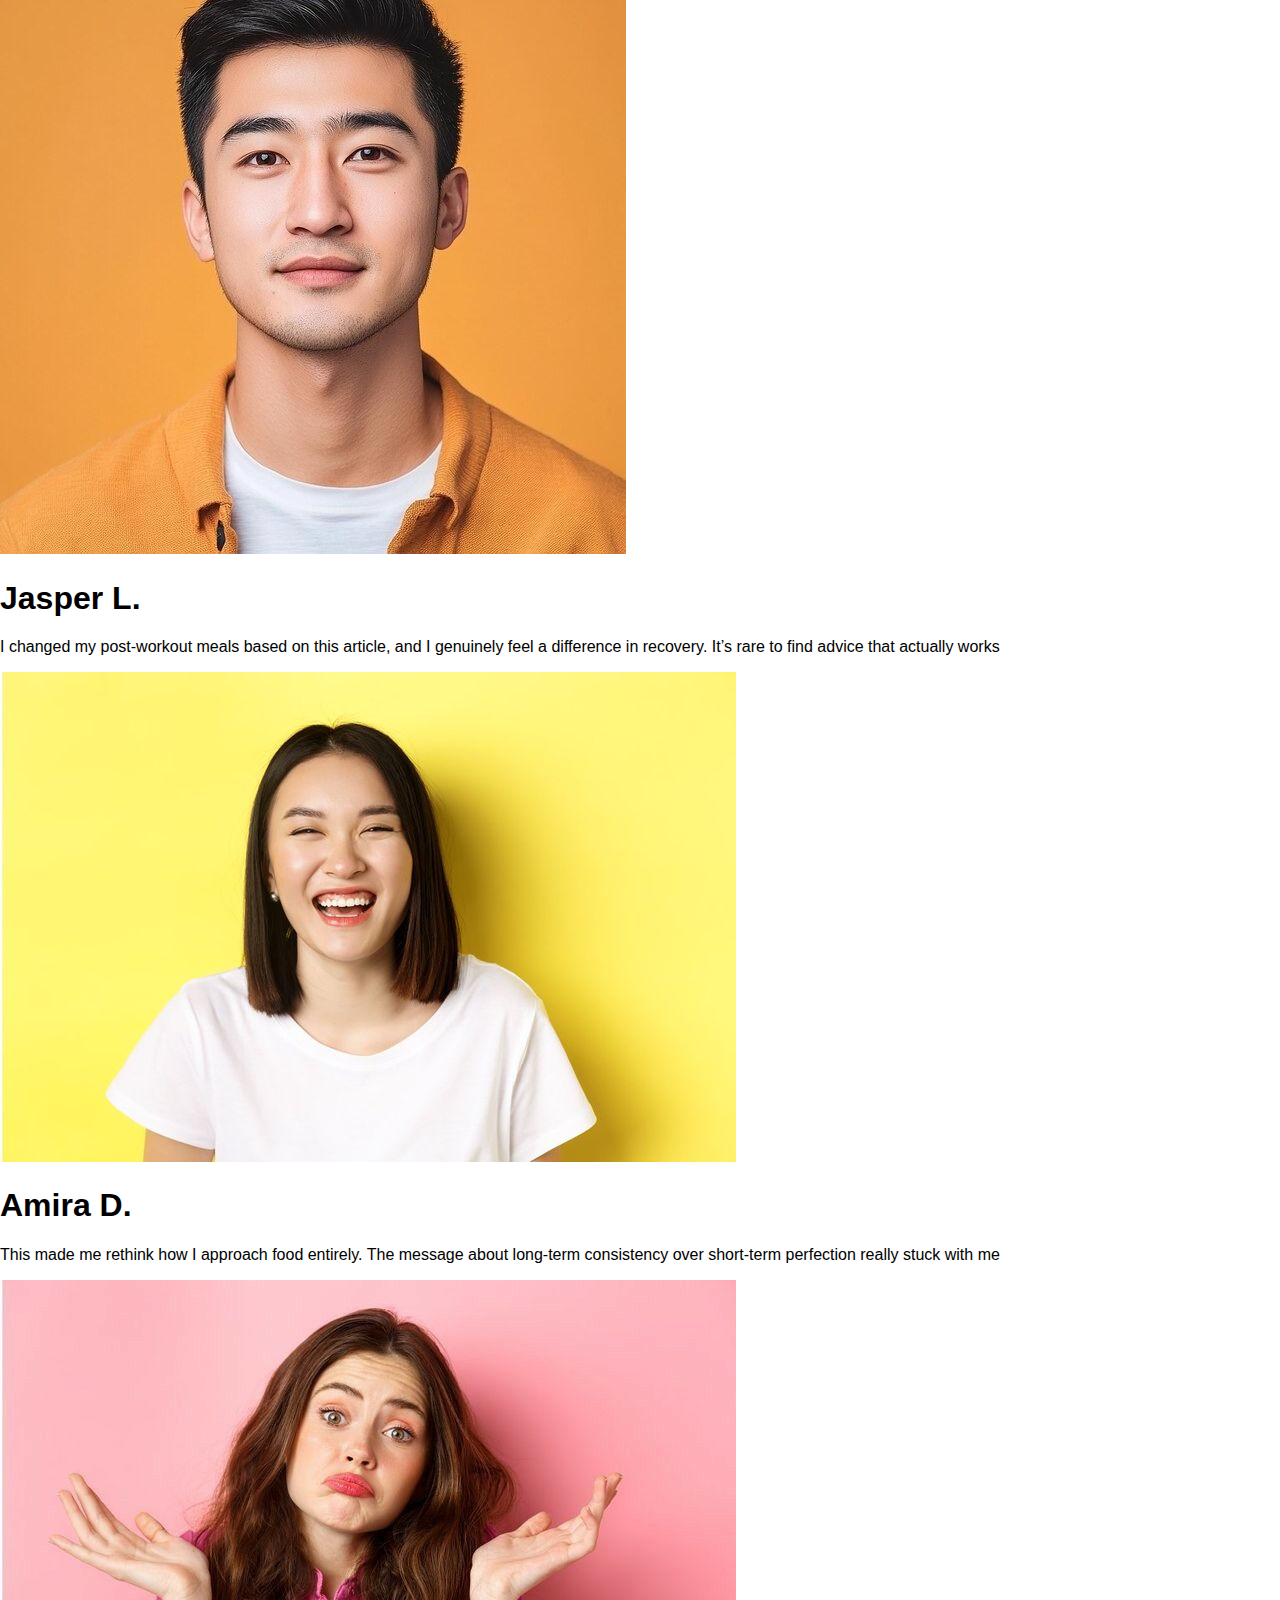
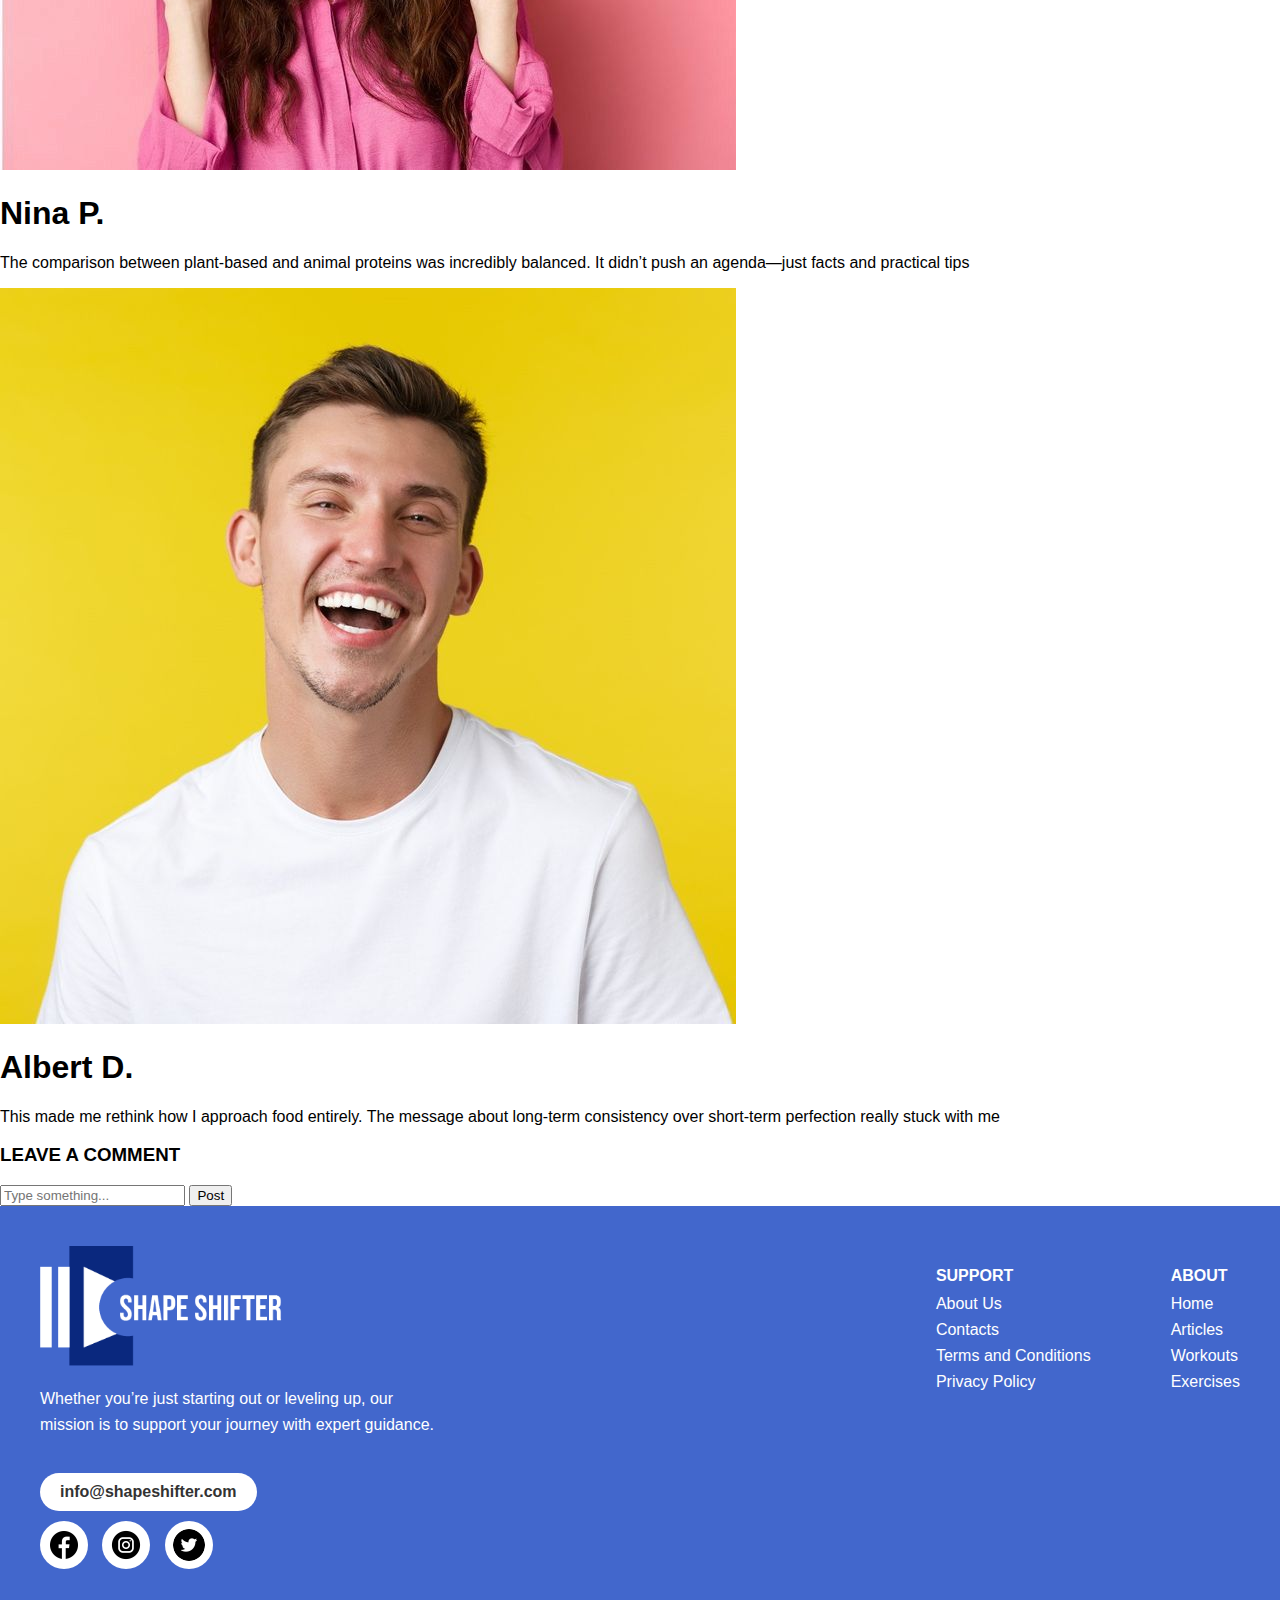
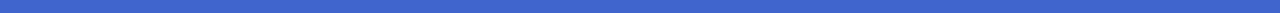
<file: editorial-eatingonabudget.html>
<!DOCTYPE html>
<html lang="en">
  <head>
    <meta charset="UTF-8" />
    <meta name="viewport" content="width=device-width, initial-scale=1.0" />
    <title>Eating Clean</title>
    <link rel="stylesheet" href="css/styles.css" />
    <link rel="preconnect" href="https://fonts.googleapis.com">
<link rel="preconnect" href="https://fonts.gstatic.com" crossorigin>
<link href="https://fonts.googleapis.com/css2?family=Bebas+Neue&family=Raleway:ital,wght@0,100..900;1,100..900&display=swap" rel="stylesheet">
<link rel="preconnect" href="https://fonts.googleapis.com">
<link rel="preconnect" href="https://fonts.gstatic.com" crossorigin>
<link href="https://fonts.googleapis.com/css2?family=Public+Sans:ital,wght@0,100;1,100&display=swap" rel="stylesheet">
<link rel="preconnect" href="https://fonts.googleapis.com">
<link rel="preconnect" href="https://fonts.gstatic.com" crossorigin>
<link href="https://fonts.googleapis.com/css2?family=Chivo:ital,wght@0,100..900;1,100..900&family=Public+Sans:ital,wght@0,100;1,100&display=swap" rel="stylesheet">
  </head>
  <body>
     <header class="navbar">
      <a href="index.html">
        <img class="logo" src="images/logo.png" alt="logo" />
      </a>
      <nav class="nav">
        <div class="nav2">
          <a href="index.html">Home</a>
          <a href="articles-main.html" class="active">Articles</a>
          <a href="workouts.html">Workouts</a>
        </div>
        <div class="nav2">
          <a href="exercises.html">Exercises</a>
          <a href="about-us.html">About Us</a>
          <a href="log-in.html">Log In</a>
        </div>
      </nav>

      <div class="icons">
        <img src="images/instagram.png" />
        <img src="images/facebook.png" />
        <img src="images/twitter.png" />
      </div>
    </header>
    <!--4 small titles under header-->
    <nav class="under-header">
      <a href="articles-health-nutrition.html">Nutrition</a>
      <a href="#">Sleep</a>
      <a href="#">Life Style</a>
    </nav>
    <!---->

    <!--first part -->
    <div class="heading-eating-clean">
    <div class="heading-text-eating-clean-background"></div>
      <div class="heading-image-eating-clean">
        <img src="images/pexels-annaelle-quionquion-2652658-15279862.jpg" alt="Cover Editorial">
      </div>
    </div>
    <!---->


    <section class="main-content">
    <!--second part-->
    <div class="editorial-section">

      <div class="editorial">
        <div class="editorial-text">
         <div class="breadcrumb">
          <p>Home/ Articles/ Articles Health/ Nutrition/ <strong>Clean on a Budget: A Practical Guide</strong></p>
         </div>
          <h2>Eating Clean on a Budget: <br>A Practical Guide</h2>
          <img src="images/eating-clean1.jpg" alt="Cooking meal">
          <p>Eating clean doesn’t have to be expensive. In fact, with the right strategies, 
            you can nourish your body with whole, nutritious foods without breaking the bank. Here’s how to make it happen:
          </p>
         </div>
      </div>

      <div class="editorial">
         <div class="editorial-text-content">
          <h2>1. PLAN YOUR MEALS</h2>
          <p>Meal planning is key. Set aside time each week to plan what you’ll eat and make a shopping list. 
            This reduces food waste, keeps your grocery trips focused, and prevents impulse buys that add up quickly.
          </p>
         </div>
      </div>

      <div class="editorial">
        <div class="editorial-text-content">
         <h2>2. SHOP SEASONAL AND LOCAL</h2>
         <p>Fruits and vegetables that are in season are usually cheaper and fresher. Local farmers’ 
          markets often offer great deals compared to big chain stores, and you support local growers in the process.
         </p>
        </div>
      </div>

      <div class="editorial">
        <div class="editorial-text-content">
         <h2>3. BUY IN BULK</h2>
         <p>Staple foods like oats, beans, brown rice, lentils, whole grains, and frozen vegetables 
          are cost-effective and store well. Buying in bulk not only saves money over time but also reduces packaging waste.
         </p>
        </div>
      </div>

      <div class="editorial">
        <div class="editorial-text-content">
         <h2>4. COOK AT HOME</h2>
         <p>Cooking meals at home gives you control over ingredients and portion sizes. It’s also far more economical than dining 
          out or ordering takeout. Batch cooking and freezing meals helps save both time and money throughout the week.
         </p>
        </div>
      </div>

      <div class="editorial">
        <div class="editorial-text-content">
         <h2>5. LIMIT PROCESSED FOOD</h2>
         <p>Pre-packaged snacks, frozen dinners, and ready-made meals may be convenient but are often overpriced and full of additives, sugars, and 
          unhealthy fats. Whole foods—like fresh produce, lean proteins, and grains—offer more nutrition at a lower cost per serving.
         </p>
        </div>
      </div>
    </div>
    <!---->

    <!--comments part starts -->
    <div class="comments">
  <div class="comments-heading">
    <h1>COMMENTS</h1>
  </div>
  
  <div class="comments-profiles">
    <div class="comments-profile">
      <img src="images/person1.jpg" alt="Thomas K.">
      <div class="comment">
        <h1>Thomas K.</h1>
        <p>I’ve read countless nutrition articles, but this one actually explained 
          the science behind gut health in a way that finally made sense. 
          Please do more deep dives like this!</p>
      </div>
    </div>

    <div class="top-comments-profile">
      <img src="images/person2.jpg" alt="Jasper L.">
      <div class="comment">
        <h1>Jasper L.</h1>
        <p>I changed my post-workout meals based on this article, 
          and I genuinely feel a difference in recovery. It’s rare to find advice that actually works</p>
      </div>
    </div>

    <div class="top-comments-profile">
      <img src="images/person3.jpg" alt="Amira D.">
      <div class="comment">
        <h1>Amira D.</h1>
        <p>This made me rethink how I approach food entirely. 
          The message about long-term consistency over short-term perfection really stuck with me</p>
      </div>
    </div>

    <div class="top-comments-profile">
      <img src="images/person4.jpg" alt="Nina P.">
      <div class="comment">
        <h1>Nina P.</h1>
        <p>The comparison between plant-based and animal proteins was incredibly balanced. 
          It didn’t push an agenda—just facts and practical tips</p>
      </div>
    </div>

    <div class="top-comments-profile">
      <img src="images/person5.jpg" alt="Albert D.">
      <div class="comment">
        <h1>Albert D.</h1>
        <p>This made me rethink how I approach food entirely. 
          The message about long-term consistency over short-term perfection really stuck with me</p>
      </div>
    </div>

    <div class="leave-comment">
      <h3>LEAVE A COMMENT</h3>
      <form>
        <input type="comment" placeholder="Type something...">
        <button type="submit">Post</button>
      </form>
    </div>
  </section>
    

    <footer class="footer">
      <div class="footer-left">
        <a href="index.html" class="logo-footer">
          <img src="images/logo.png" />
        </a>
        <p class="mission">
          Whether you’re just starting out or leveling up, our mission is to
          support your journey with expert guidance.
        </p>
        <div class="contact-info">
          <p>info@shapeshifter.com</p>
          <div class="bottom-icons">
            <a><img src="images/facebook.png" alt="Facebook" /></a>
            <a><img src="images/instagram.png" alt="Instagram" /></a>
            <a><img src="images/twitter.png" alt="Twitter" /></a>
          </div>
        </div>
      </div>

      <div class="footer-links">
        <div class="support">
          <h4>SUPPORT</h4>
          <a href="about-us.html">About Us</a>
          <a href="#">Contacts</a>
          <a href="#">Terms and Conditions</a>
          <a href="#">Privacy Policy</a>
        </div>
        <div class="about">
          <h4>ABOUT</h4>
          <a href="index.html">Home</a>
          <a href="articles.html">Articles</a>
          <a href="workouts.html">Workouts</a>
          <a href="exercises.html">Exercises</a>
        </div>
      </div>
    </footer>
  </body>
</html>
</file>
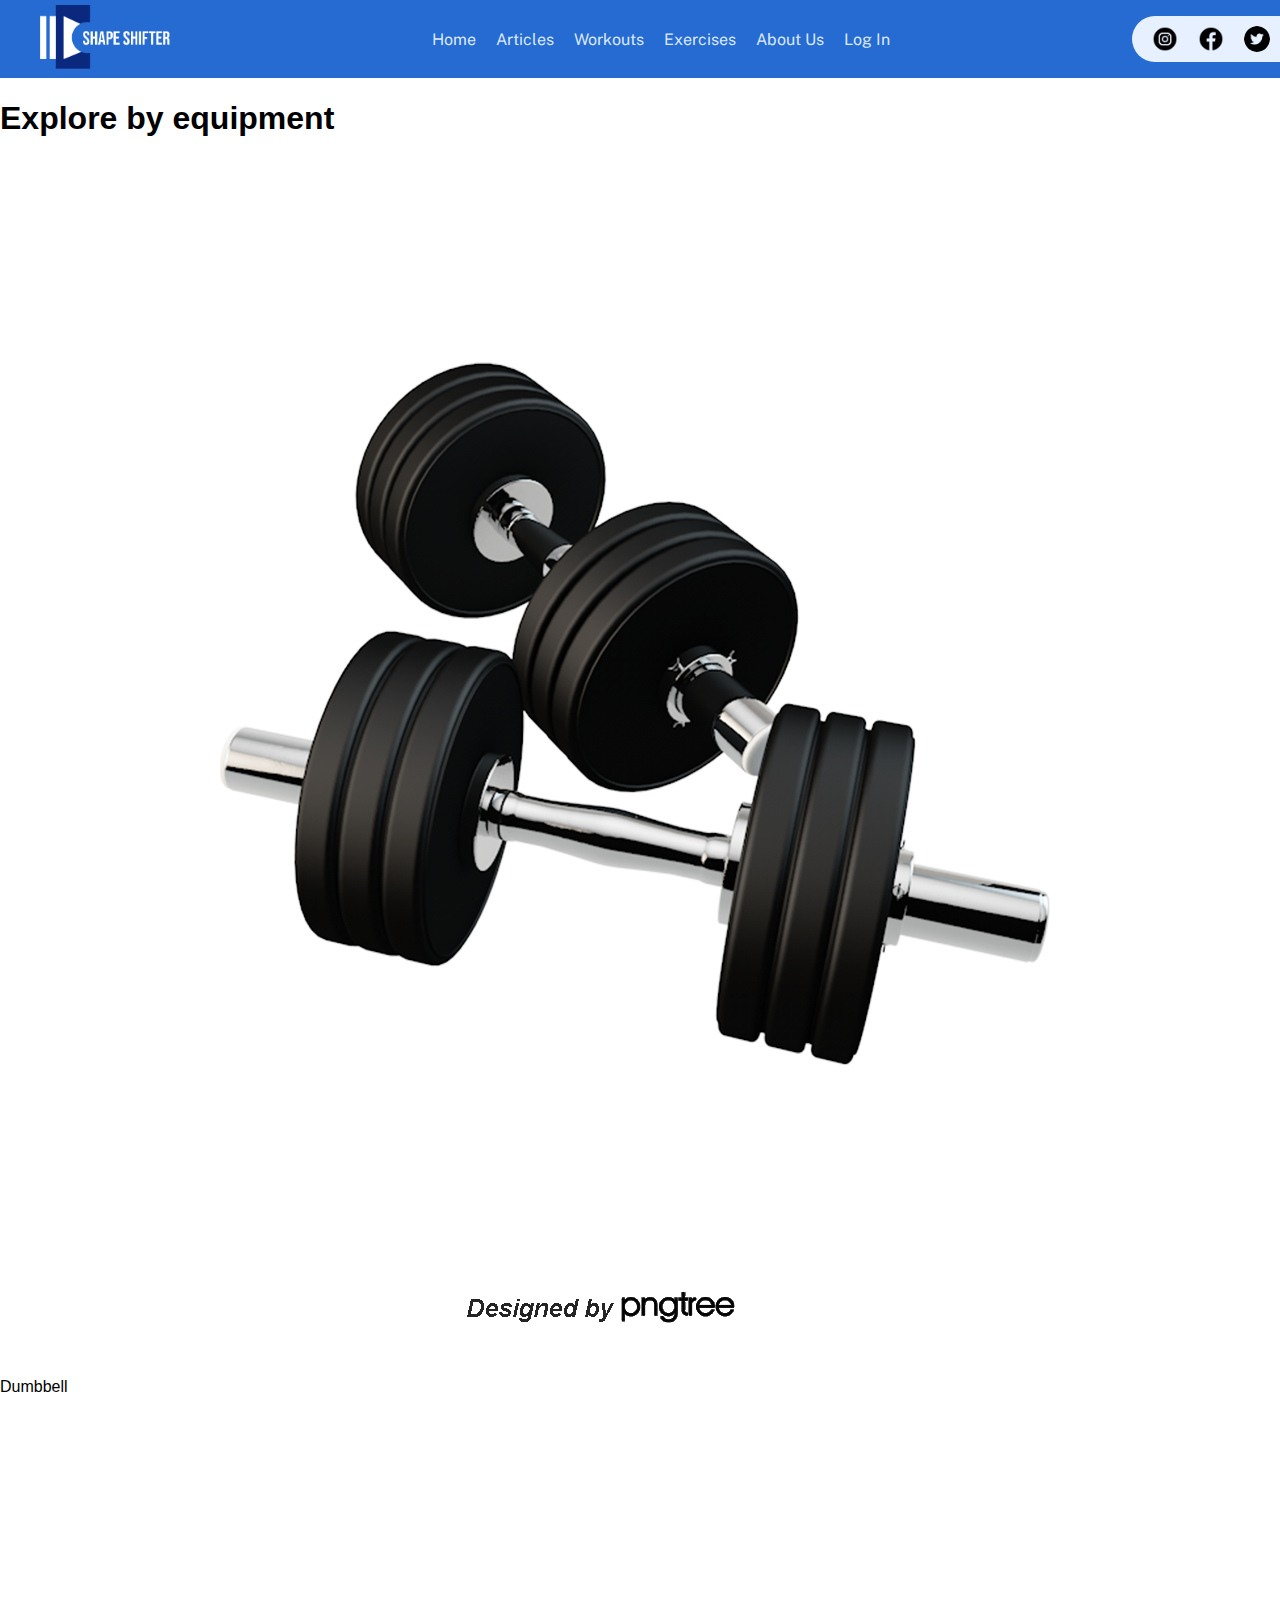
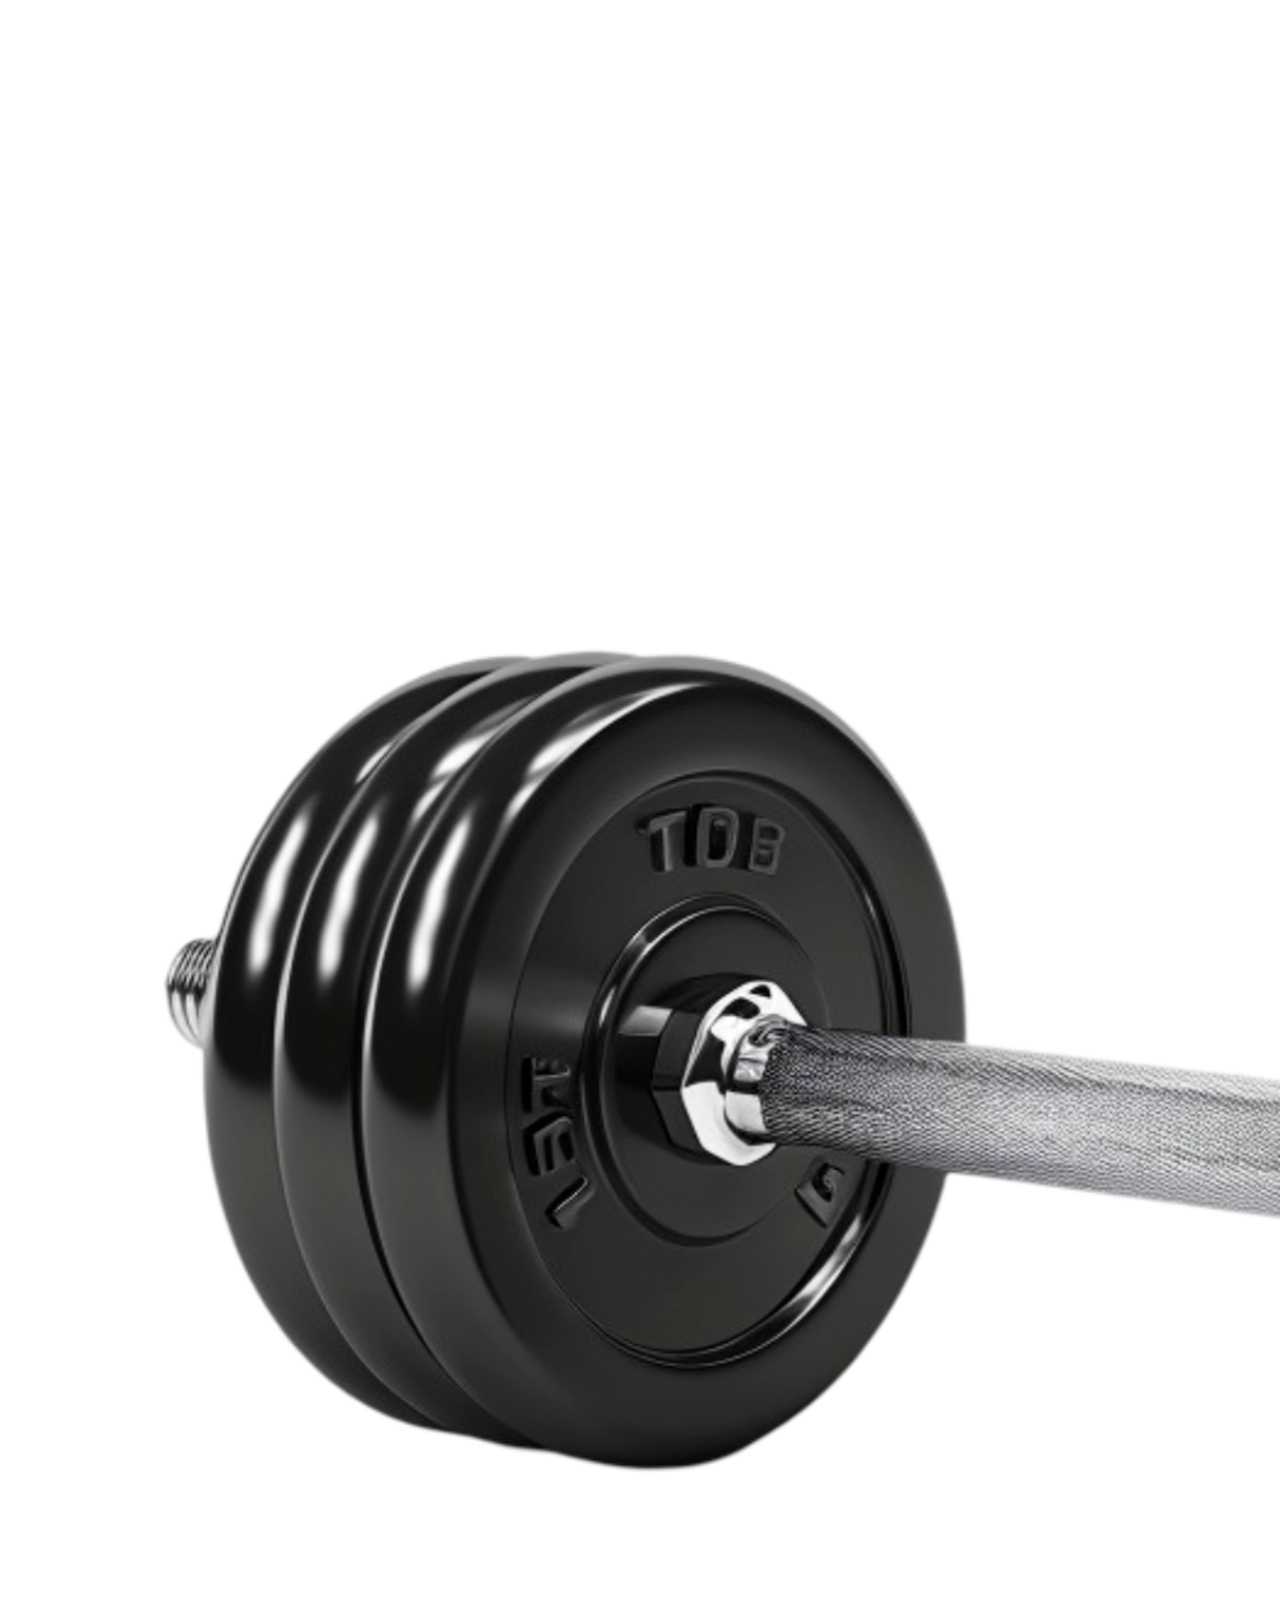
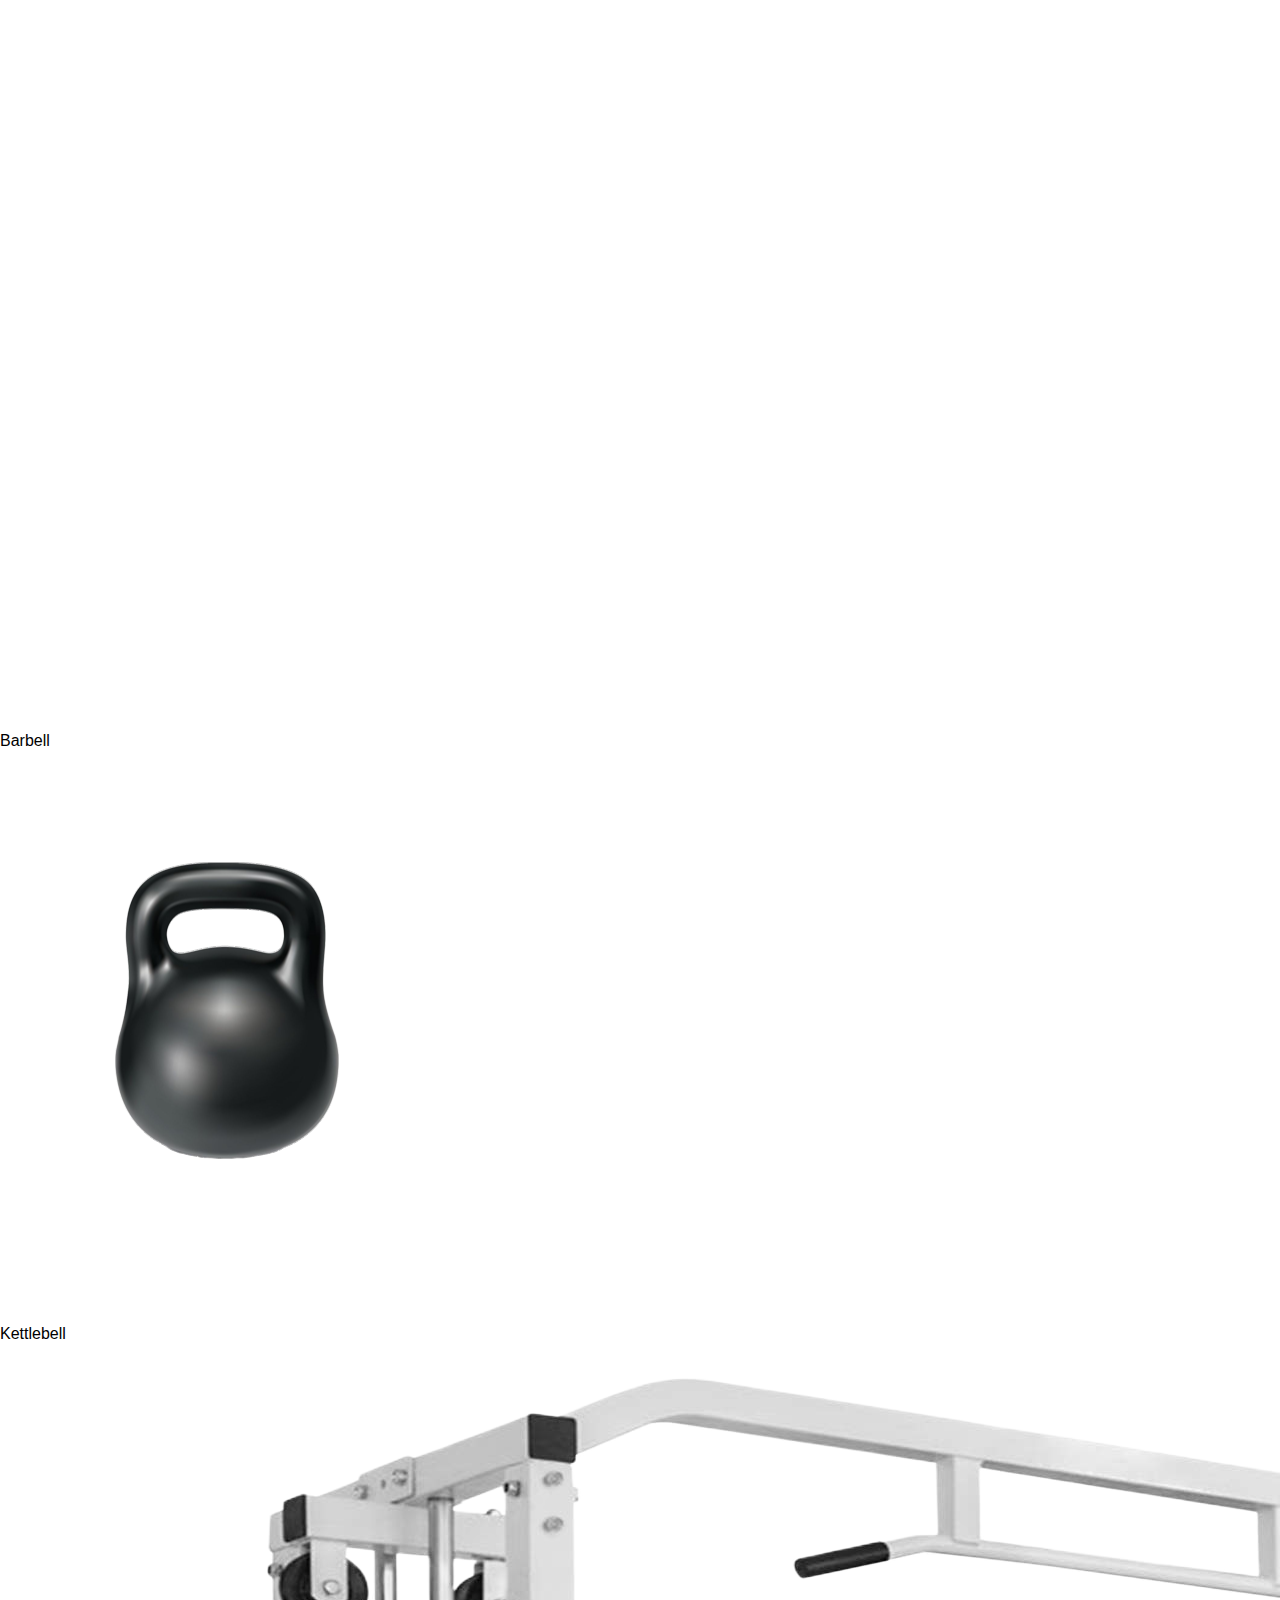
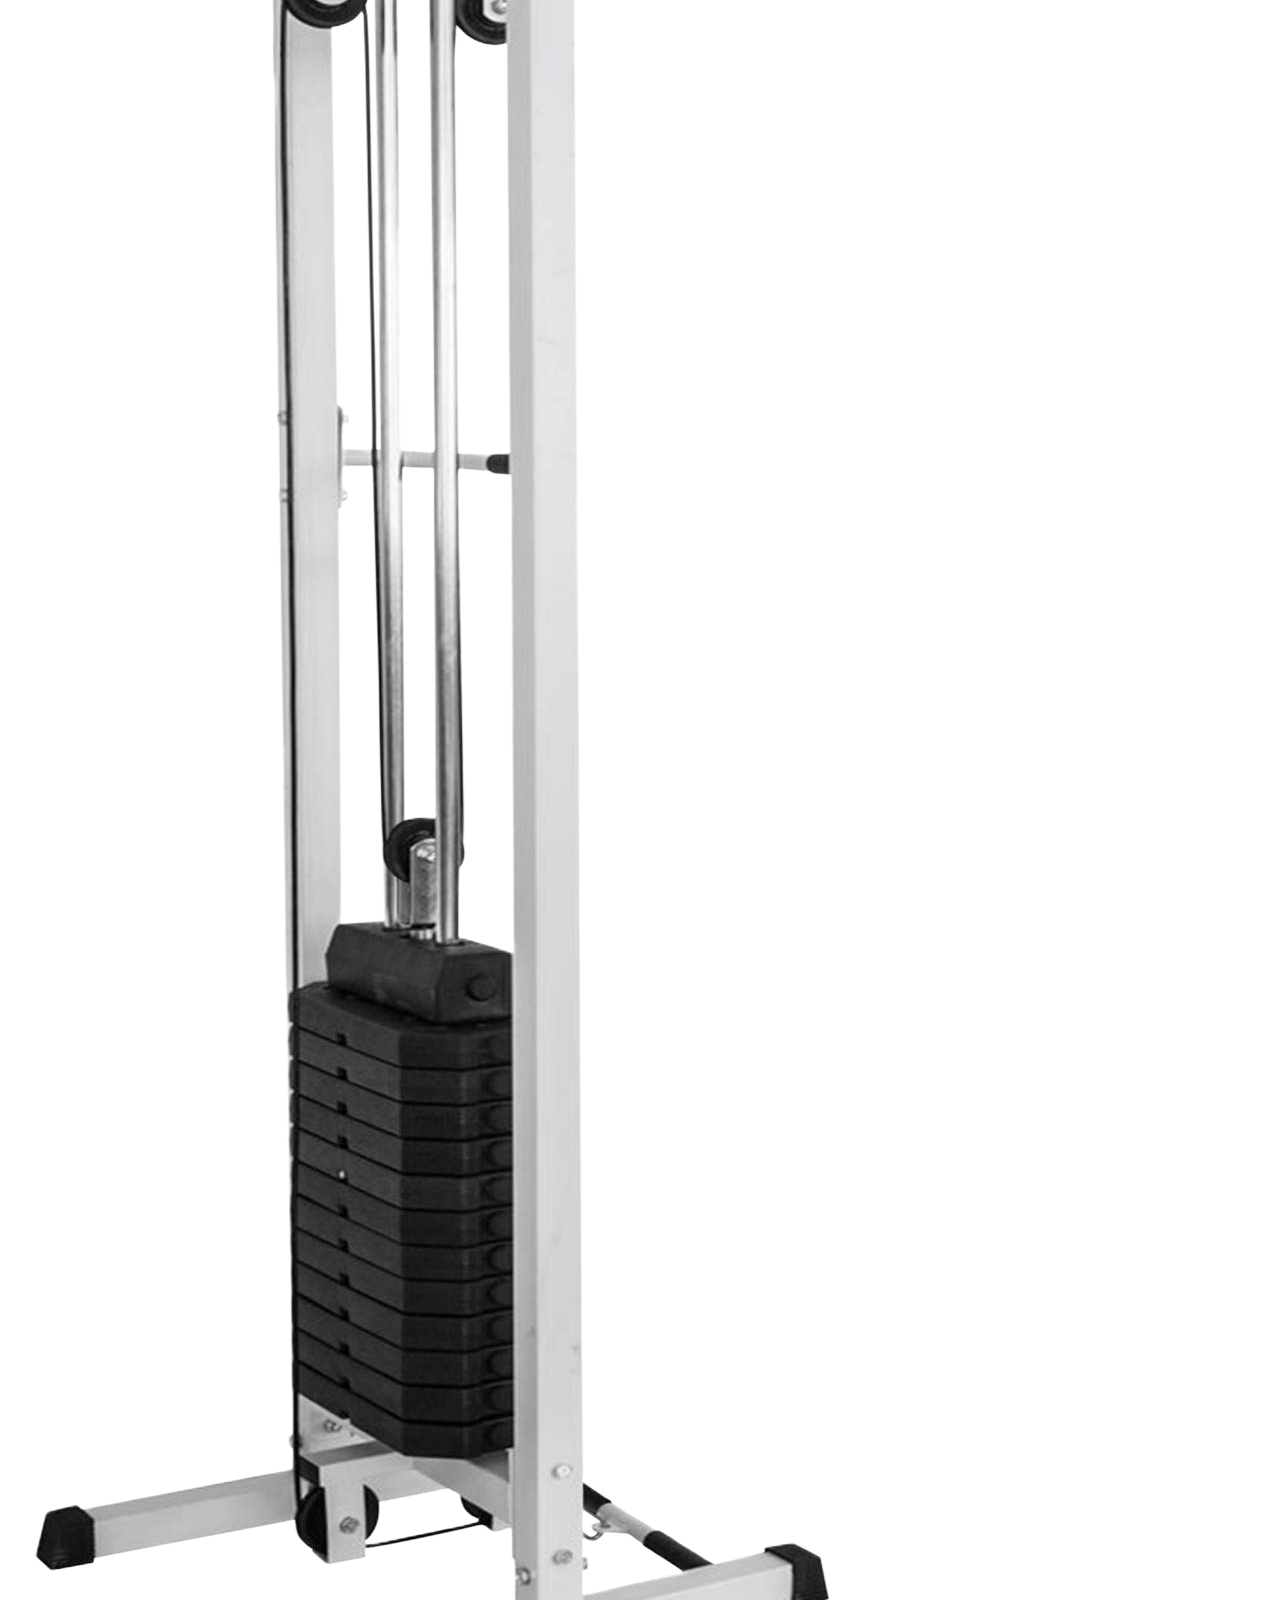
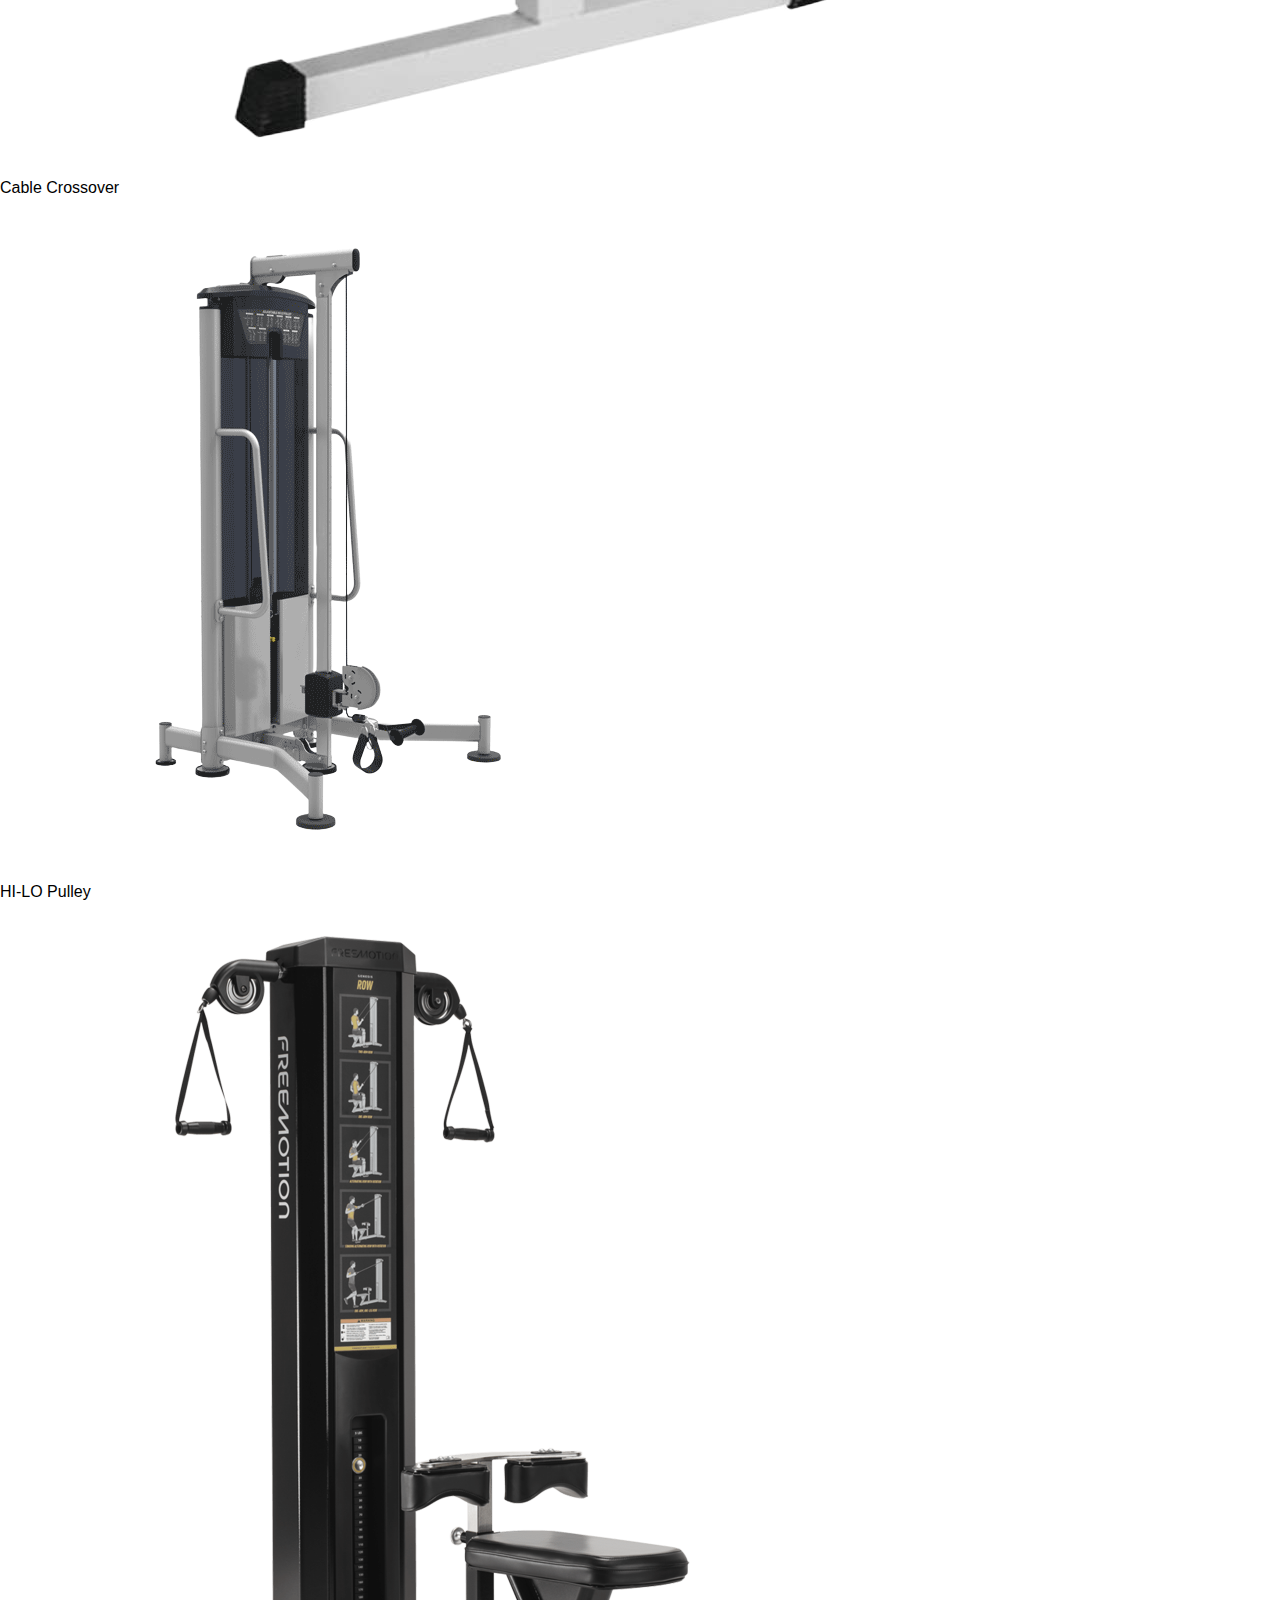
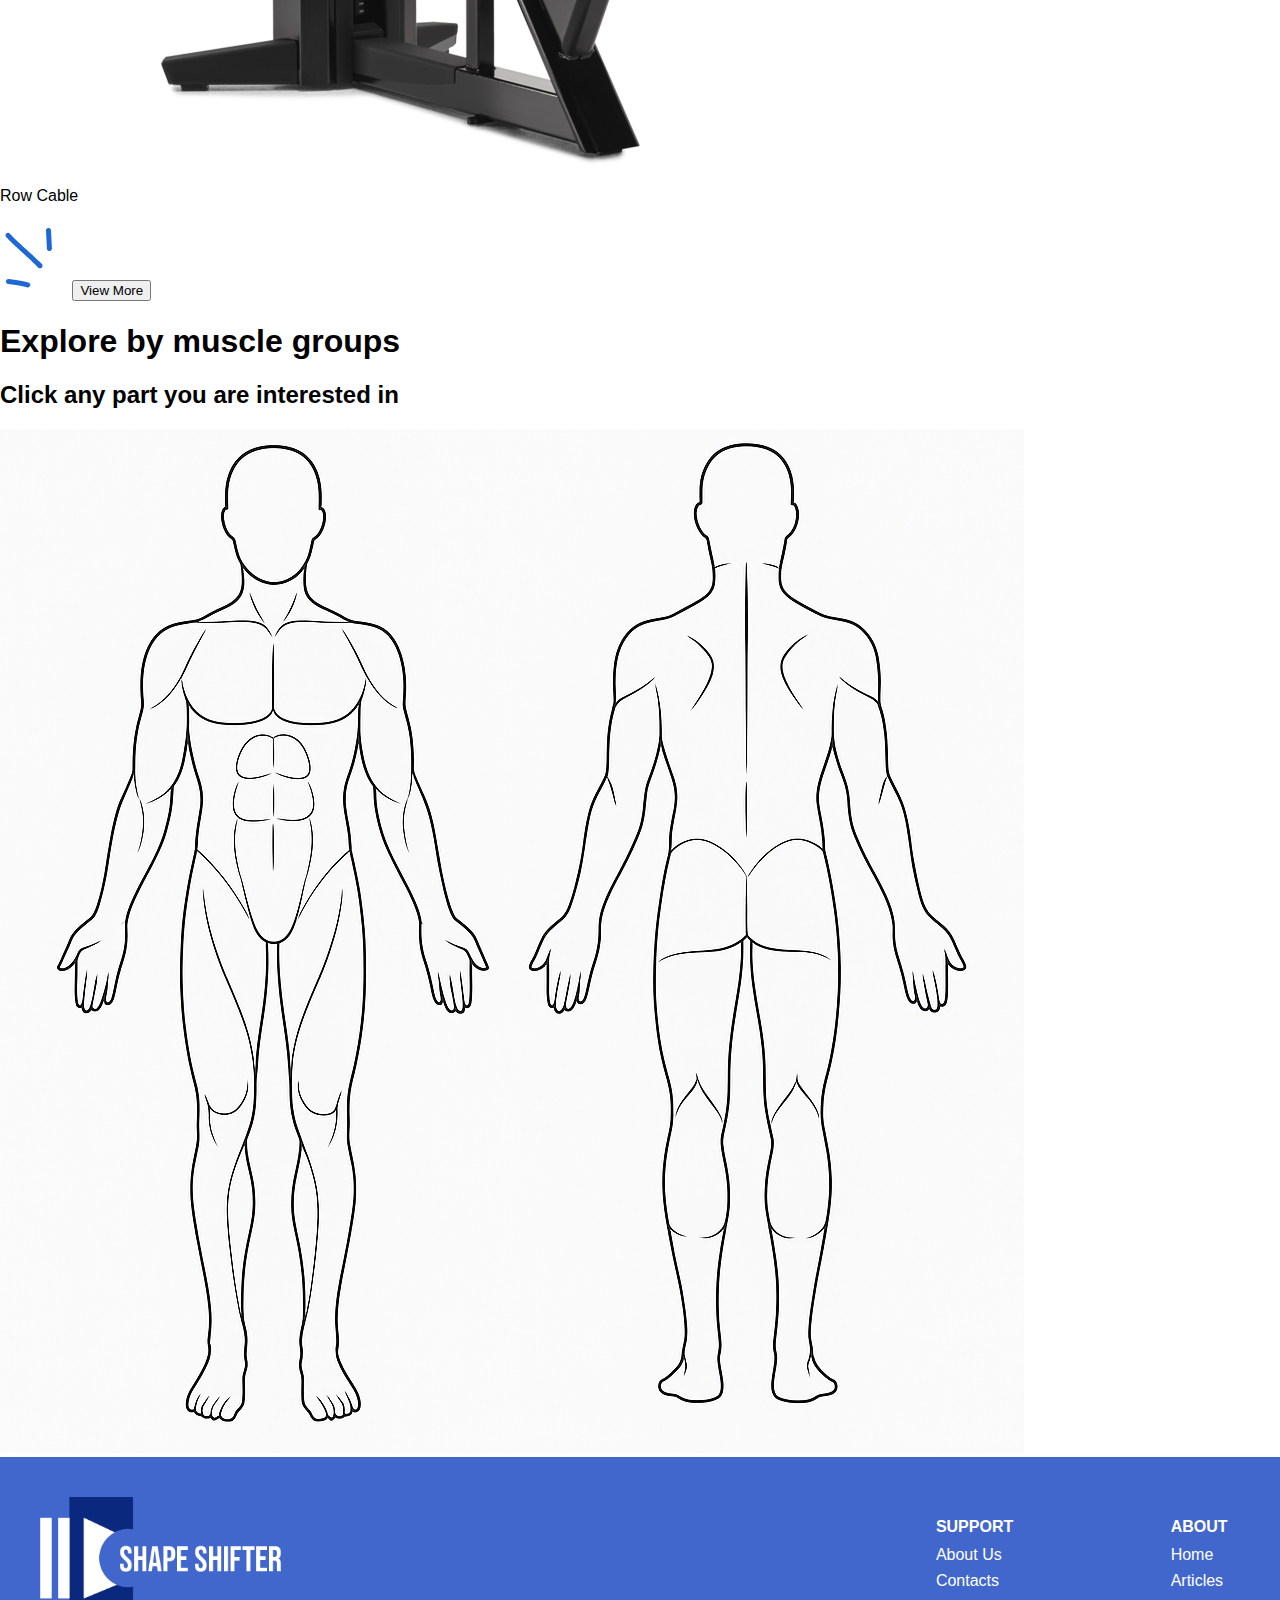
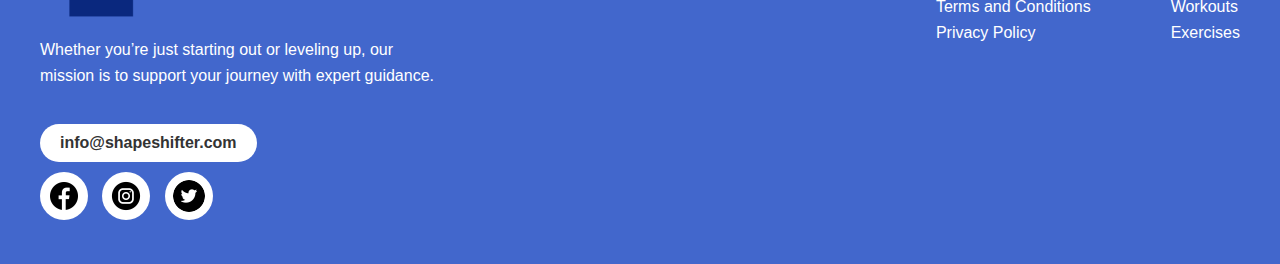
<file: exercises.html>
<!DOCTYPE html>
<html lang="en">
  <head>
    <meta charset="UTF-8" />
    <meta name="viewport" content="width=device-width, initial-scale=1.0" />
    <title>Articles Workouts</title>
    <link rel="stylesheet" href="css/styles.css" />
    <link rel="preconnect" href="https://fonts.googleapis.com" />
    <link rel="preconnect" href="https://fonts.gstatic.com" crossorigin />
    <link
      href="https://fonts.googleapis.com/css2?family=Bebas+Neue&family=Raleway:ital,wght@0,100..900;1,100..900&display=swap"
      rel="stylesheet"
    />
    <link rel="preconnect" href="https://fonts.googleapis.com" />
    <link rel="preconnect" href="https://fonts.gstatic.com" crossorigin />
    <link
      href="https://fonts.googleapis.com/css2?family=Public+Sans:ital,wght@0,100;1,100&display=swap"
      rel="stylesheet"
    />
    <link rel="preconnect" href="https://fonts.googleapis.com" />
    <link rel="preconnect" href="https://fonts.gstatic.com" crossorigin />
    <link
      href="https://fonts.googleapis.com/css2?family=Chivo:ital,wght@0,100..900;1,100..900&family=Public+Sans:ital,wght@0,100;1,100&display=swap"
      rel="stylesheet"
    />
  </head>
  <body>
    <header class="navbar">
      <a href="home.html">
        <img class="logo" src="images/logo.png" alt="logo" />
      </a>
      <nav class="nav">
        <a href="home.html">Home</a>
        <a href="articles.html">Articles</a>
        <a href="workouts.html">Workouts</a>
        <a href="exercises.html">Exercises</a>
        <a href="about-us.html">About Us</a>
        <a href="login.html">Log In</a>
      </nav>

      <div class="icons">
        <img src="images/instagram.png" />
        <img src="images/facebook.png" />
        <img src="images/twitter.png" />
      </div>
    </header>

    <section class="main-content-exercises">
      <!--equipment list part-->
      <div class="equipment-section">
        <div class="equipment-heading">
          <h1>Explore by equipment</h1>
        </div>
        <div class="equipment-categories">
          <div class="category">
            <img
              src="images/—Pngtree—dumbbell equipment_594968.png"
              alt="Dumbbell"
            />
            <p>Dumbbell</p>
          </div>

          <div class="category">
            <img
              src="images/—Pngtree—3d gym barbell on transparent_15860212.png"
              alt="Barbell"
            />
            <p>Barbell</p>
          </div>

          <div class="category">
            <img src="images/Kettlebell-14 resize.png" alt="Kettlebell" />
            <p>Kettlebell</p>
          </div>

          <div class="category">
            <img src="images/foreground.png" alt="Foreground" />
            <p>Cable Crossover</p>
          </div>

          <div class="category">
            <img src="images/foreground (1).png" alt="HI-LO Pulley" />
            <p>HI-LO Pulley</p>
          </div>

          <div class="category">
            <img src="images/G604-3Q-1-850x850-c.png" alt="Row Cable" />
            <p>Row Cable</p>
          </div>
        </div>

        <div class="view-more-equipment">
          <img src="images/Highlight_05.png" />
          <button onclick="location.href='a.html'" type="view">
            View More
          </button>
        </div>
      </div>

      <!---->

      <!-- choose muscle group -->
      <div class="muscle-groups">
        <div class="muscle-groups-heading">
          <h1>Explore by muscle groups</h1>
          <h2>Click any part you are interested in</h2>
        </div>

        <div class="muscle-groups-image">
          <img src="images/muscle group chatgbt.png" />
        </div>
      </div>
    </section>

    <footer class="footer">
      <div class="footer-left">
        <a href="home.html" class="logo-footer">
          <img src="images/logo.png" />
        </a>
        <p class="mission">
          Whether you’re just starting out or leveling up, our mission is to
          support your journey with expert guidance.
        </p>
        <div class="contact-info">
          <p>info@shapeshifter.com</p>
          <div class="bottom-icons">
            <a><img src="images/facebook.png" alt="Facebook" /></a>
            <a><img src="images/instagram.png" alt="Instagram" /></a>
            <a><img src="images/twitter.png" alt="Twitter" /></a>
          </div>
        </div>
      </div>

      <div class="footer-links">
        <div class="support">
          <h4>SUPPORT</h4>
          <a href="about-us.html">About Us</a>
          <a href="#">Contacts</a>
          <a href="#">Terms and Conditions</a>
          <a href="#">Privacy Policy</a>
        </div>
        <div class="about">
          <h4>ABOUT</h4>
          <a href="home.html">Home</a>
          <a href="articles.html">Articles</a>
          <a href="workouts.html">Workouts</a>
          <a href="exercises.html">Exercises</a>
        </div>
      </div>
    </footer>
  </body>
</html>
</file>
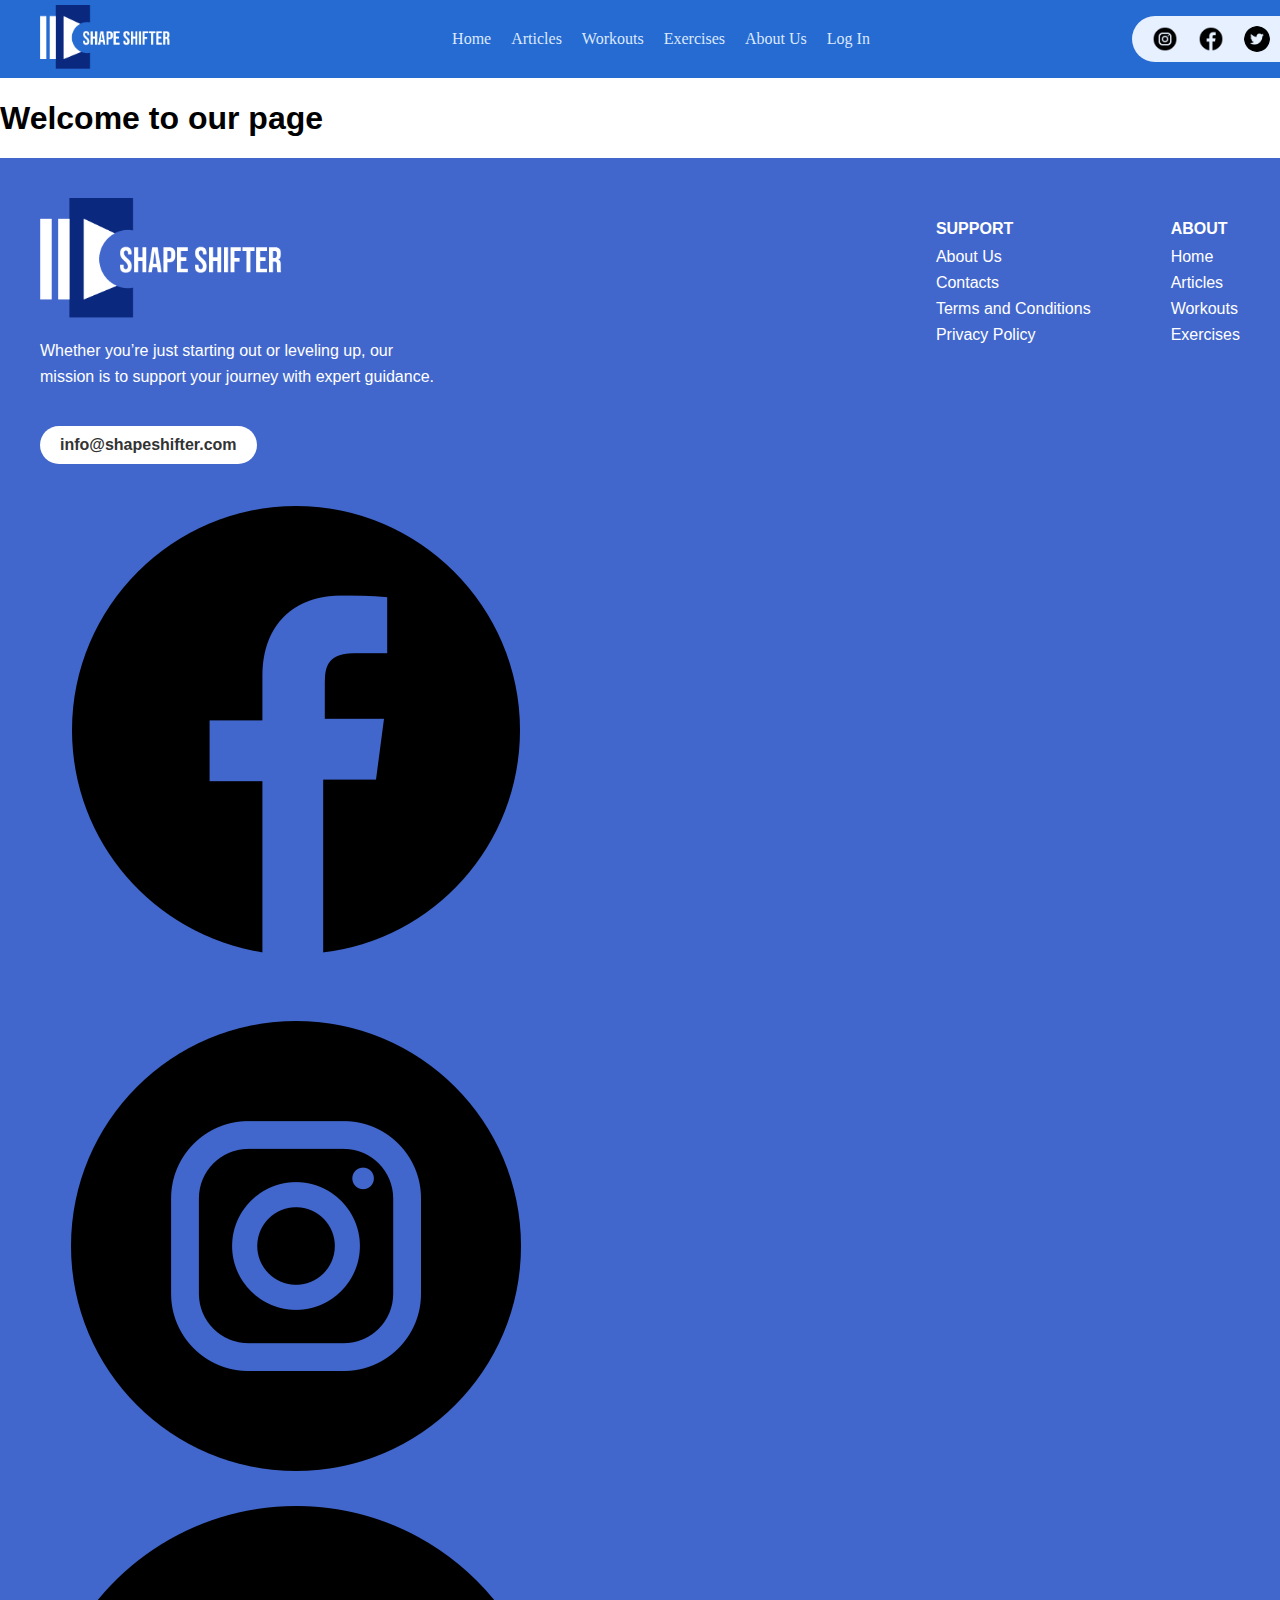
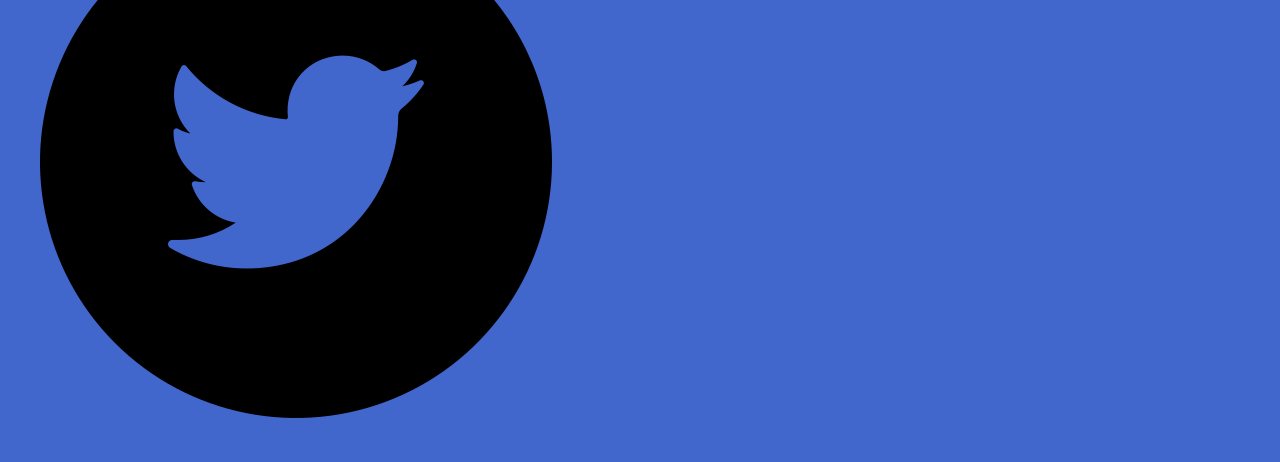
<file: home.html>
<!DOCTYPE html>
<html lang="en">
  <head>
    <meta charset="UTF-8" />
    <meta name="viewport" content="width=device-width, initial-scale=1.0" />
    <title>Articles</title>
    <link rel="stylesheet" href="css/styles.css"/>
  </head>
  <body>
    <header class="navbar">
      <a href="home.html">
        <img class="logo" src="images/logo.png" alt="logo" />
      </a>
      <nav class="nav">
        <a href="home.html" class="active">Home</a>
        <a href="articles.html">Articles</a>
        <a href="workouts.html">Workouts</a>
        <a href="exercises.html">Exercises</a>
        <a href="about-us.html">About Us</a>
        <a href="login.html">Log In</a>
      </nav>

      <div class="icons">
        <img src="images/instagram.png" />
        <img src="images/facebook.png" />
        <img src="images/twitter.png" />
      </div>
    </header>
    <h1>Welcome to our page</h1>
    <footer class="footer">
      <div class="footer-left">
        <a href="home.html" class="logo-footer">
          <img src="images/logo.png" />
        </a>
        <p class="mission">
          Whether you’re just starting out or leveling up, our mission is to
          support your journey with expert guidance.
        </p>
        <div class="contact-info">
          <p>info@shapeshifter.com</p>
          <div class="buttom-icons">
            <a><img src="images/facebook.png" alt="Facebook" /></a>
            <a><img src="images/instagram.png" alt="Instagram" /></a>
            <a><img src="images/twitter.png" alt="Twitter" /></a>
          </div>
        </div>
      </div>

      <div class="footer-links">
        <div class="support">
          <h4>SUPPORT</h4>
          <a href="about-us.html">About Us</a>
          <a href="#">Contacts</a>
          <a href="#">Terms and Conditions</a>
          <a href="#">Privacy Policy</a>
        </div>
        <div class="about">
          <h4>ABOUT</h4>
          <a href="home.html">Home</a>
          <a href="articles.html">Articles</a>
          <a href="workouts.html">Workouts</a>
          <a href="exercises.html">Exercises</a>
        </div>
      </div>
    </footer>
  </body>
</html>
</file>
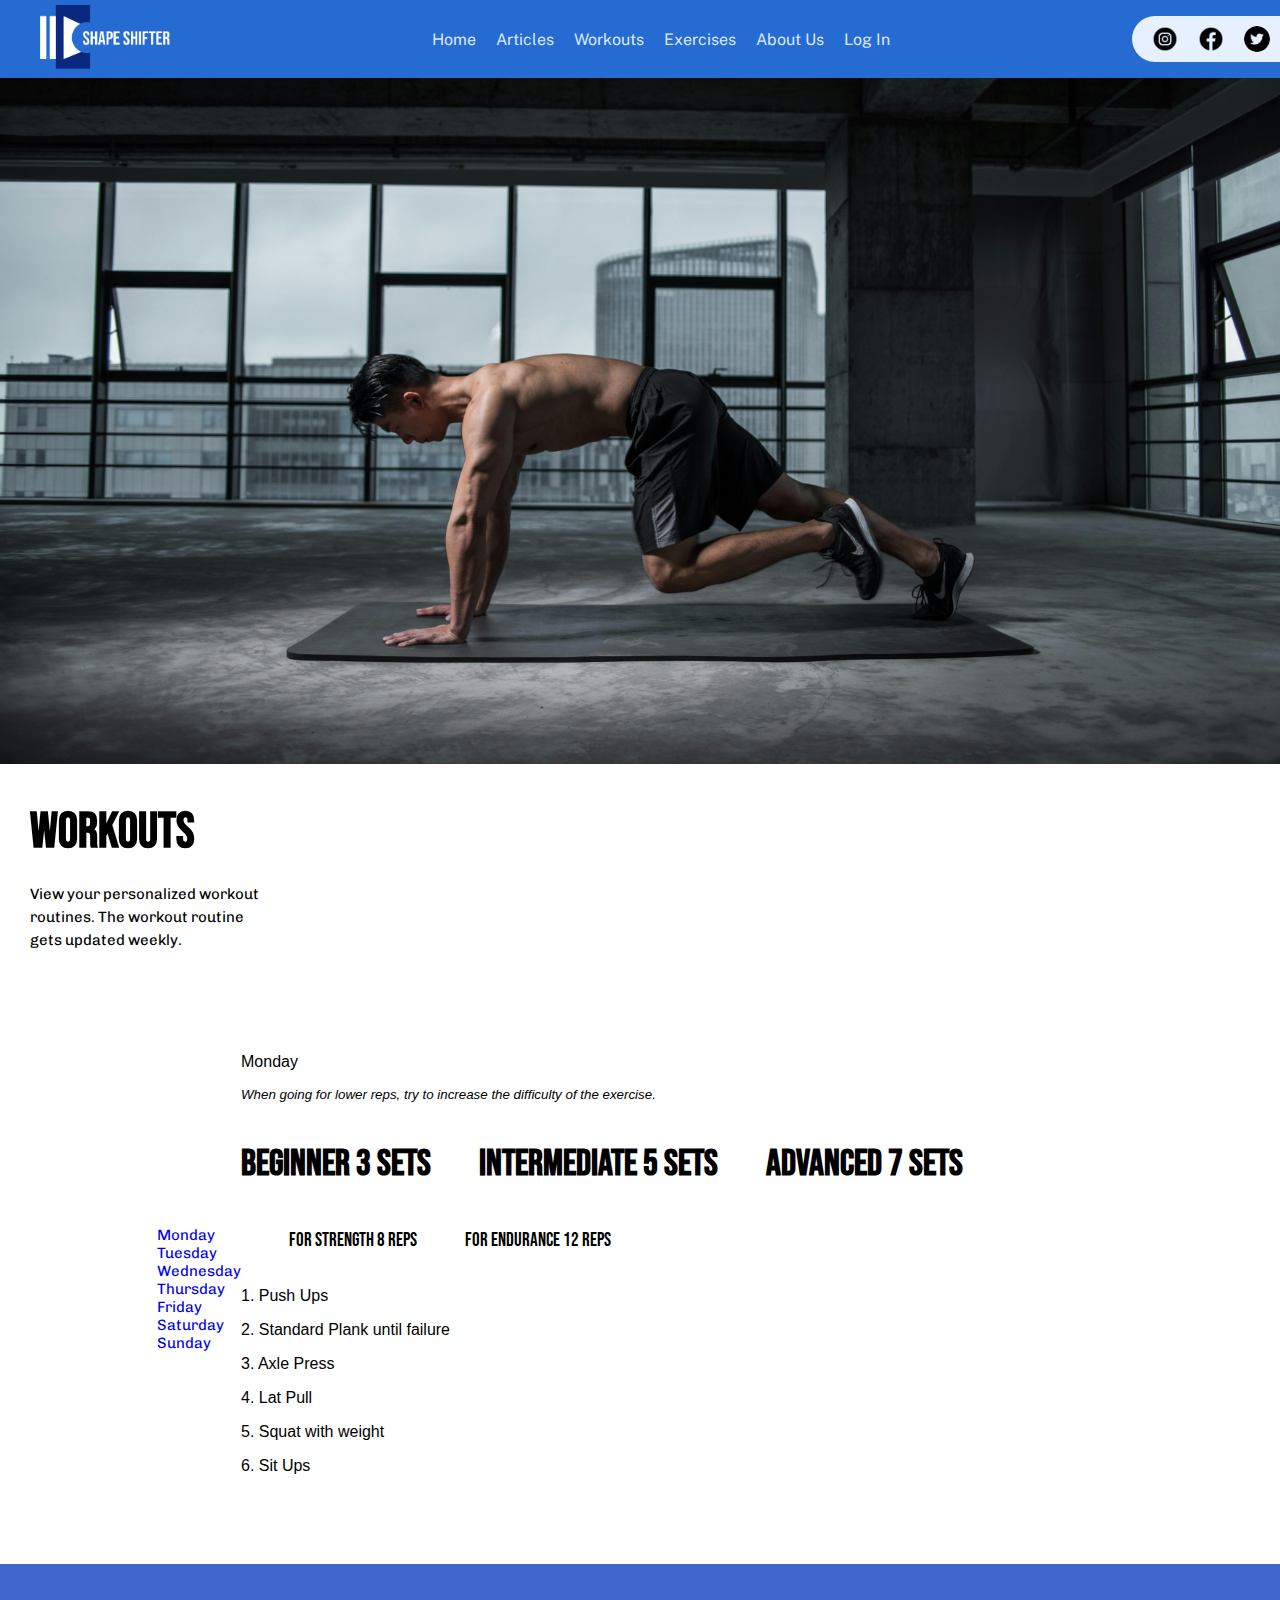
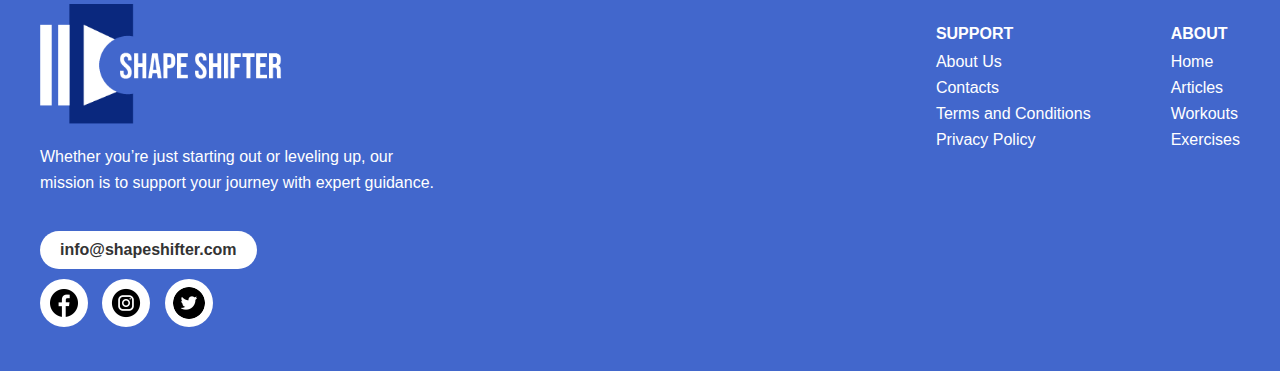
<file: workouts.html>
<!DOCTYPE html>
<html lang="en">
  <head>
    <meta charset="UTF-8" />
    <meta name="viewport" content="width=device-width, initial-scale=1.0" />
    <title>Workouts</title>
    <link rel="stylesheet" href="css/styles.css" />
    <link rel="preconnect" href="https://fonts.googleapis.com" />
    <link rel="preconnect" href="https://fonts.gstatic.com" crossorigin />
    <link
      href="https://fonts.googleapis.com/css2?family=Bebas+Neue&family=Raleway:ital,wght@0,100..900;1,100..900&display=swap"
      rel="stylesheet"
    />
    <link rel="preconnect" href="https://fonts.googleapis.com" />
    <link rel="preconnect" href="https://fonts.gstatic.com" crossorigin />
    <link
      href="https://fonts.googleapis.com/css2?family=Public+Sans:ital,wght@0,100;1,100&display=swap"
      rel="stylesheet"
    />
    <link rel="preconnect" href="https://fonts.googleapis.com" />
    <link rel="preconnect" href="https://fonts.gstatic.com" crossorigin />
    <link
      href="https://fonts.googleapis.com/css2?family=Chivo:ital,wght@0,100..900;1,100..900&family=Public+Sans:ital,wght@0,100;1,100&display=swap"
      rel="stylesheet"
    />
    <link rel="preconnect" href="https://fonts.googleapis.com" />
    <link rel="preconnect" href="https://fonts.gstatic.com" crossorigin />
    <link
      href="https://fonts.googleapis.com/css2?family=Barlow+Condensed:wght@100;400&display=swap"
      rel="stylesheet"
    />
  </head>
  <body>
    <header class="navbar">
      <a href="home.html">
        <img class="logo" src="images/logo.png" alt="logo" />
      </a>
      <nav class="nav">
        <a href="home.html" class="active">Home</a>
        <a href="articles-main.html">Articles</a>
        <a href="workouts.html">Workouts</a>
        <a href="exercises.html">Exercises</a>
        <a href="about-us.html">About Us</a>
        <a href="log-in.html">Log In</a>
      </nav>

      <div class="icons">
        <img src="images/instagram.png" />
        <img src="images/facebook.png" />
        <img src="images/twitter.png" />
      </div>
    </header>
    <img
    class="workouts-image"
    src="images/gymbro.jpg"
    alt="Picture of a gym bro."
  />
    <h1 class="workoutH">Workouts</h1>
    <div class="workout-txt-margin">
      <p class="workout-txt">View your personalized workout</p>

      <p class="workout-txt">routines. The workout routine</p>
  
      <p class="workout-txt">gets updated weekly.</p>
    </div>

    <main class="workouts-background">
      <nav class="days">
        <ul class="days">
          <a href="index.html">
            <li>Monday</li>
          </a>
          <a href="tuesday.html">
            <li>Tuesday</li>
          </a>
          <a href="wednesday.html">
            <li>Wednesday</li>
          </a>
          <a href="thursday.html">
            <li>Thursday</li>
          </a>
          <a href="friday.html">
            <li>Friday</li>
          </a>
          <a href="saturday.html">
            <li>Saturday</li>
          </a>
          <a href="sunday.html">
            <li>Sunday</li>
          </a>
        </ul>
      </nav>
    <div class="exercises-workout">
      <div class="exercises-header">
        <p>Monday</p>
      </div>
      <div class="italic">
        <p>When going for lower reps, try to increase the difficulty of the exercise.</p>
      </div>
        <div class="info">
            <h1>Beginner 3 sets</h1>
            <h1 class="info-spacing">Intermediate 5 sets</h1>
            <h1 class="info-spacing">Advanced 7 sets</h1>
        </div>
        <div class="info">
            <p class="info-spacing">For strength 8 reps</p>
            <p class="info-spacing">For endurance 12 reps</p>

        </div>
        <div class="examples-top">
          <p>1. Push Ups</p>
        </div>
        <div class="examples">
          <p>2. Standard Plank until failure</p>
        </div>
        <div class="examples">
          <p>3. Axle Press</p>
        </div>
        <div class="examples">
          <p>4. Lat Pull</p>
        </div>
        <div class="examples">
          <p>5. Squat with weight</p>
        </div>
        <div class="examples-bottom">
          <p>6. Sit Ups</p>
        </div>
      </div>
    </main>
    <footer class="footer">
        <div class="footer-left">
          <a href="home.html" class="logo-footer">
            <img src="images/logo.png" />
          </a>
          <p class="mission">
            Whether you’re just starting out or leveling up, our mission is to
            support your journey with expert guidance.
          </p>
          <div class="contact-info">
            <p>info@shapeshifter.com</p>
            <div class="bottom-icons">
              <a><img src="images/facebook.png" alt="Facebook" /></a>
              <a><img src="images/instagram.png" alt="Instagram" /></a>
              <a><img src="images/twitter.png" alt="Twitter" /></a>
            </div>
          </div>
        </div>
  
        <div class="footer-links">
          <div class="support">
            <h4>SUPPORT</h4>
            <a href="about-us.html">About Us</a>
            <a href="#">Contacts</a>
            <a href="#">Terms and Conditions</a>
            <a href="#">Privacy Policy</a>
          </div>
          <div class="about">
            <h4>ABOUT</h4>
            <a href="home.html">Home</a>
            <a href="articles.html">Articles</a>
            <a href="workouts.html">Workouts</a>
            <a href="exercises.html">Exercises</a>
          </div>
        </div>
      </footer>
    </body>
  </html>  
  </body>
</html>
</file>
<file: css/styles.css>
/*header starts*/
body {
  font-family: Arial, sans-serif;
  margin: 0;
}

.navbar {
  display: flex;
  align-items: center;
  justify-content: space-between;
  padding: 5px 40px;
  background-color: #256bd1;
}

.logo {
  width: 150px;
  margin: none;
}

.nav {
  display: flex;
  gap: 20px;
}

.nav a {
  font-family: Public Sans;
  color: #dce8ff;
  text-decoration: none;
  font-size: 16px;
}

.under-header {
  display: flex;
  gap: 30px;
  padding: 15px 0;
  margin-left: 50px;
}

.under-header a {
  text-decoration: none;
  color: #256bd1;
  font-weight: bold;
  font-size: 12px;
}

.icons {
  background-color: #e6f0ff;
  border-radius: 999px;
  padding: 10px 20px;
  display: flex;
  align-items: center;
  margin-right: -70px;
}

.icons img {
  border-radius: 50%;
  width: 26px;
  height: 26px;
  padding: -20px;
  object-fit: contain;
  margin-right: 20px;
}

.text {
  margin-top: 50px;
}

/*footer starts*/
.footer {
  background-color: #4267cc;
  color: white;
  display: flex;
  justify-content: space-between;
  padding: 40px;
  flex-wrap: wrap;
}

.footer-left {
  max-width: 400px;
}

.logo-footer {
  display: flex;
  align-items: center;
  gap: 10px;
  margin-bottom: 20px;
}

.logo-footer img {
  height: 120px;
  width: auto;
  object-fit: contain;
}

.mission {
  margin: 20px 0;
  line-height: 1.6;
}

.contact-info p {
  background-color: white;
  color: #333;
  display: inline-block;
  padding: 10px 20px;
  border-radius: 30px;
  font-weight: bold;
  margin-bottom: 10px;
}

.bottom-icons a img {
  background: white;
  padding: 8px;
  border-radius: 50%;
  margin-right: 10px;
  height: 32px;
  width: 32px;
}

.footer-links {
  display: flex;
  gap: 80px;
  flex-wrap: wrap;
}

.footer-links h4 {
  margin-bottom: 10px;
}

.footer-links a {
  display: block;
  color: white;
  text-decoration: none;
  margin-bottom: 8px;
}

.footer-links a:hover {
  text-decoration: underline;
}

/*articles-workouts styling starts*/
/*----- under header menu -----*/

.under-header {
  display: flex;
  gap: 30px;
  margin-left: 50px;
  padding: 15px 0;
}

.under-header a {
  font-family: Public Sans;
  color: #256bd1;
  font-size: 16px;
}

/*----- workout section -----*/

.workout {
  position: relative;
  height: 100vh;
  overflow: hidden;
}

.workout-text p {
  font-family: Public Sans;
  font-size: 18px;
  line-height: 1.6;
  max-width: 450px;
}

.workout-text h1 {
  font-family: Bebas Neue;
  font-size: 72px;
  letter-spacing: 1px;
  margin-bottom: 0px;
}

.workout-text {
  position: absolute;
  left: 2%;
  color: white;
  max-width: 600px;
  padding: 30px;
}

.workout-image img {
  width: 100%;
  height: 100%;
  object-fit: cover;
  border-bottom-left-radius: 50px;
  border-bottom-right-radius: 50px;
}

/*----- recent articles section -----*/

.recent-articles {
  background-color: #f5f5f5;
  color: #111;
  padding: 60px 80px;
}

.recent-articles h2 {
  font-family: Chivo;
  text-align: center;
  font-size: 32px;
  color: #1d2c6b;
  margin-top: 0;
  margin-bottom: 50px;
}

.article-list {
  display: grid;
  grid-template-columns: repeat(auto-fit, minmax(240px, 1fr));
  gap: 30px;
}

.article-card {
  display: flex;
  flex-direction: column;
  background: transparent;
}

.article-image {
  position: relative;
  overflow: hidden;
  border-radius: 12px;
}

.article-image img {
  width: 100%;
  height: auto;
  display: block;
  border-radius: 12px;
}

.article-image h3 {
  position: absolute;
  bottom: 0;
  left: 0;
  right: 0;
  margin: 0;
  padding: 15px;
  font-size: 28px;
  letter-spacing: 1px;
  font-weight: 800;
  font-family: Bebas Neue;
  color: white;
  background: linear-gradient(to top, #0a287e 0%, transparent 100%);
  line-height: 1.2;
  border-radius: 0 0 12px 12px;
}

.article-card p {
  margin: 15px 0 0;
  font-size: 14px;
  font-family: Chivo;
  line-height: 1.6;
  padding-top: 15px;
  border-top: 2px solid #0a287e;
}

.article-card a {
  margin-top: 10px;
  font-weight: 800;
  color: #0a287e;
  text-decoration: none;
  font-size: 14px;
}

.article-card .meta {
  margin-top: 10px;
  font-size: 13px;
  font-family: Public Sans;
  color: #0a287e;
  display: flex;
  justify-content: space-between;
}

/*----- popular section starts -----*/

.popular-article {
  margin-top: 0px;
  background-color: #ffffff;
}

.popular-label {
  background-color: #0a287e;
  color: #fbe9e4;
  font-family: Bebas Neue;
  font-size: 38px;
  padding: 10px 25px;
  display: inline-block;
  border-top-right-radius: 50px;
  border-bottom-right-radius: 50px;
}

.popular-content {
  display: flex;
  flex-wrap: nowrap;
  gap: 20px;
  align-items: center;
}

.popular-image img {
  width: 100%;
  max-width: 700px;
  height: auto;
  object-fit: cover;
}

.popular-info {
  position: relative;
  flex: 1;
  min-width: 300px;
  padding: 20px 0px;
}

.popular-illustration {
  position: absolute;
  top: -9%;
  right: 10%;
  width: 320px;
  max-width: none;
}

.popular-info h4:first-of-type {
  margin-top: 140px;
  margin-bottom: -35px;
}

.popular-info h4 {
  color: #256bd1;
  font-size: 24px;
  font-family: Bebas Neue;
  letter-spacing: 1px;
  margin: -20px 0 10px;
}

.popular-info h2 {
  font-size: 38px;
  font-family: Bebas Neue;
  letter-spacing: 1px;
  color: #1d2c6b;
  margin-bottom: 15px;
}

.popular-info p {
  font-size: 16px;
  font-family: Chivo;
  line-height: 1.6;
  margin-bottom: 20px;
}

.popular-meta {
  display: flex;
  justify-content: space-between;
  font-size: 14px;
  color: #6a7ba3;
}

.popular-meta a {
  font-weight: bold;
  font-family: Chivo;
  color: #2a45c4;
  text-decoration: none;
}

.popular-meta span {
  font-family: Public Sans;
  color: #2a45c4;
  text-decoration: none;
  margin-right: 30px;
}

/*articles-main styling starts*/
/*----- recommended article section -----*/
.recommended-article {
  position: relative;
  height: 100vh;
  overflow: hidden;
}

.recommended-background {
  width: 100%;
  height: 100%;
  object-fit: cover;
  position: absolute;
  top: 0;
  left: 0;
  z-index: 1;
}

.recommended-article-card {
  position: relative;
  z-index: 2;
  background: white;
  max-width: 430px;
  padding: 30px;
  border-radius: 20px;
  margin: 60px;
  box-shadow: 0 4px 20px rgba(0, 0, 0, 0.2);
}

.publicated {
  font-size: 14px;
  font-family: Public Sans;
  color: #1e68d3;
  display: flex;
  gap: 10px;
}

.recommended-article-card h1 {
  font-family: Barlow Condensed;
  font-weight: 100;
  font-size: 52px;
  line-height: 1;
  color: #000;
  margin-bottom: 10px;
}

.highlight {
  font-family: Bebas Neue;
  font-weight: 52px;
  color: #0a287e;
}

.description {
  font-family: Chivo;
  font-size: 16px;
  color: #000;
}

.read-more {
  font-family: "Chivo", sans-serif;
  color: #1e68d3;
  text-decoration: none;
  font-weight: bold;
}

/*----- main topics section -----*/
.main-topics {
  text-align: center;
  padding: 0;
  background: white;
  margin: 0;
}

.section-title {
  font-family: Public Sans;
  font-size: 18px;
  color: #0a287e;
  margin: 20px 0 20px 0;
}

.topics-list {
  background-color: #1e68d3;
  border-bottom-left-radius: 30px;
  border-bottom-right-radius: 30px;
  display: flex;
  justify-content: center;
  gap: 40px;
  margin: 0;
  flex-wrap: wrap;
  width: 100vw;
}

.topic {
  color: white;
  font-family: Bebas Neue;
  font-size: 50px;
  cursor: pointer;
}

.browse-news {
  background-color: #fbe9e4;
  font-family: Chivo;
  font-size: 18px;
  color: #0a287e;
  font-weight: bold;
  padding: 10px 0;
  margin: 0;
  width: 100vw;
}

/*----- recommended articles section -----*/

.recommended-articles-list {
  display: grid;
  grid-template-columns: repeat(auto-fit, minmax(280px, 1fr));
  gap: 40px;
  margin-bottom: 160px;
  margin-top: 80px;
  padding-left: 5%;
  padding-right: 5%;
}

.recommended-article-cards {
  display: flex;
  flex-direction: column;
  background: transparent;
  height: auto;
}

.recommended-article-image {
  position: relative;
  overflow: hidden;
  height: 250px;
}

.recommended-article-image img {
  width: 100%;
  height: 100%;
  object-fit: cover;
  display: block;
}

.recommended-article-image h3 {
  position: absolute;
  width: 270px;
  bottom: 0px;
  left: 0px;
  margin: 0;
  padding: 8px 12px;
  padding-bottom: 0px;
  padding-left: 0px;
  font-size: 22px;
  line-height: 1.2;
  font-weight: 100;
  font-family: Bebas Neue;
  color: black;
  background: white;
  display: inline-block;
  border-top-right-radius: 6px;
}

.recommended-article-cards p {
  margin: 20px 0 0;
  font-size: 14px;
  font-family: Chivo;
  line-height: 1.6;
  border-top: 2px solid #1e68d3;
  padding-top: 20px;
  flex-grow: 1;
}

.recommended-article-cards a {
  margin-top: 35px;
  font-family: Chivo;
  font-weight: 800;
  color: #1e68d3;
  text-decoration: none;
  font-size: 14px;
}

/*----- log in styling -----*/

main {
  display: flex;
  justify-content: center;
  align-items: center;
  height: 600px;
  background-color: rgba(255, 255, 255, 0.5);
}

a {
  text-decoration: none;
}

.box {
  background-color: white;
  border-radius: 20px;
  padding: 40px;
  width: 300px;
  box-shadow: 0 0 10px rgba(0, 0, 0, 0.1);
  text-align: center;
}

.box h2 {
  color: #0033cc;
  font-size: 22px;
  margin-bottom: 30px;
}

.rectangle {
  display: block;
  width: 100%;
  padding: 10px;
  margin: 10px 0;
  border-radius: 10px;
  border: 1px solid #ccc;
  background-color: #f9f9f9;
  color: black;
}

.button {
  display: block;
  background-color: #f4dede;
  color: #0033cc;
  padding: 10px;
  width: 100%;
  margin-top: 10px;
  border-radius: 10px;
}

.or-text {
  margin: 20px 0;
  font-size: 14px;
  color: #666;
}

.icons-second {
  font-size: 30px;
  margin: 10px 10px 20px;
}

.login-link {
  display: inline-block;
  font-size: 14px;
  color: gray;
  margin-top: 10px;
}

/*----- create account page ------*/
main {
  display: flex;
  justify-content: center;
  align-items: center;
  height: 600px;
  background-color: rgba(255, 255, 255, 0.5);
}

a {
  text-decoration: none;
}

.box {
  background-color: white;
  border-radius: 20px;
  padding: 40px;
  width: 300px;
  box-shadow: 0 0 10px rgba(0, 0, 0, 0.1);
  text-align: center;
}

.box h2 {
  color: #0033cc;
  font-size: 22px;
  margin-bottom: 30px;
}

.rectangle {
  display: block;
  width: 100%;
  padding: 10px;
  margin: 10px 0;
  border-radius: 10px;
  border: 1px solid #ccc;
  background-color: #f9f9f9;
  color: black;
}

.button {
  display: block;
  background-color: #f4dede;
  color: #0033cc;
  padding: 10px;
  width: 100%;
  margin-top: 10px;
  border-radius: 10px;
}

.or-text {
  margin: 20px 0;
  font-size: 14px;
  color: #666;
}

.icons-second {
  font-size: 30px;
  margin: 10px 10px 20px;
}

.login-link {
  display: inline-block;
  font-size: 14px;
  color: gray;
  margin-top: 10px;
}

/*workouts styling starts*/

.header2 {
  display: flex;
  list-style: none;
  padding-left: 2rem;
  font-family: Bebas Neue;
  font-size: 20px;
}
.header2 a {
  text-decoration: none;
}

.workoutH {
  font-family: Bebas Neue;
  font-size: 50px;
  margin-left: 30px;
}

.workout-txt {
  font-family: Chivo;
  font-size: 15px;
  margin-top: -10px;
  margin-left: 30px;
}

.workouts-image {
  width: 100%;
}

.main-content-workout {
  background-color: #e7f3f8;
}

.days {
  list-style: none;
  margin-left: -100px;
  margin-top: 2rem;
  font-family: Chivo;
  font-size: 15px;
}

.days a {
  text-decoration: none;
}

.italic {
  font-style: italic;
  font-size: 10pt;
}

.info {
  display: flex;
  font-family: Bebas Neue;
  font-size: 14pt;
}

.info-spacing {
  padding-left: 3rem;
}
</file>
